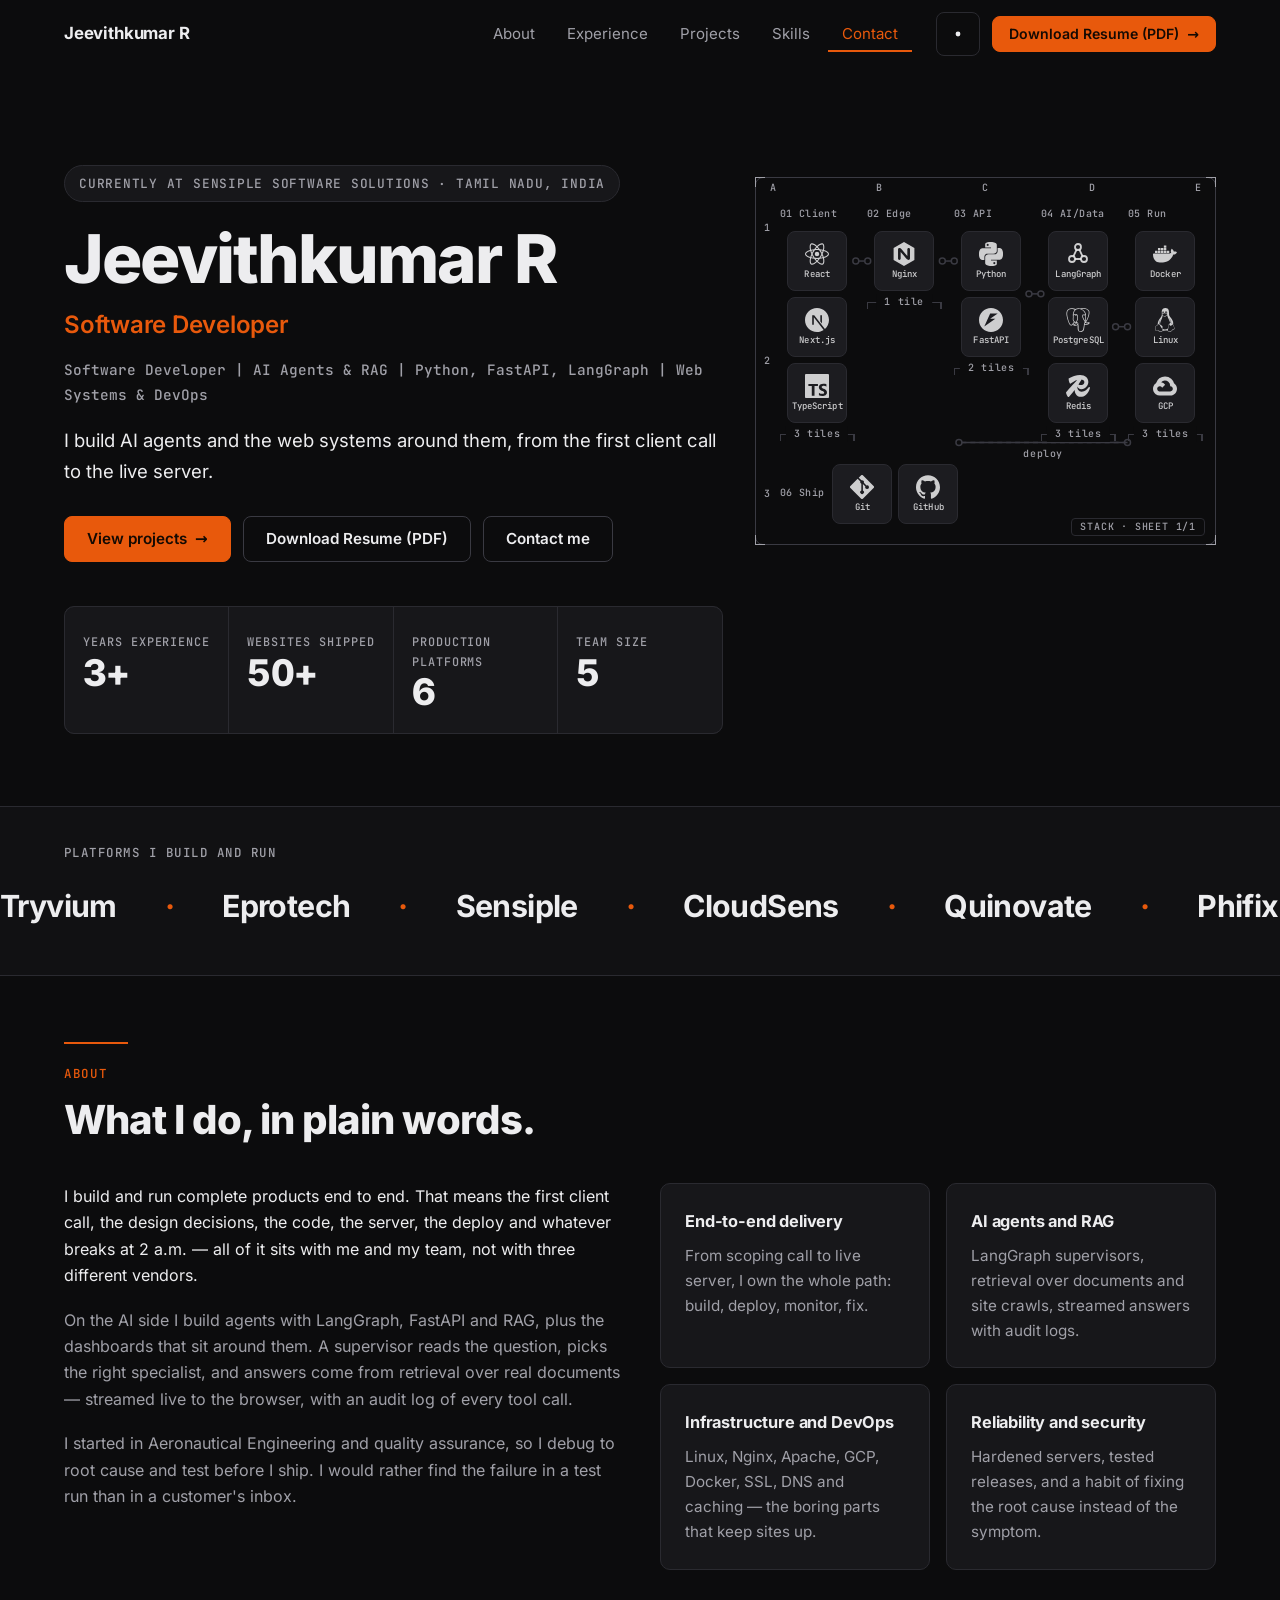
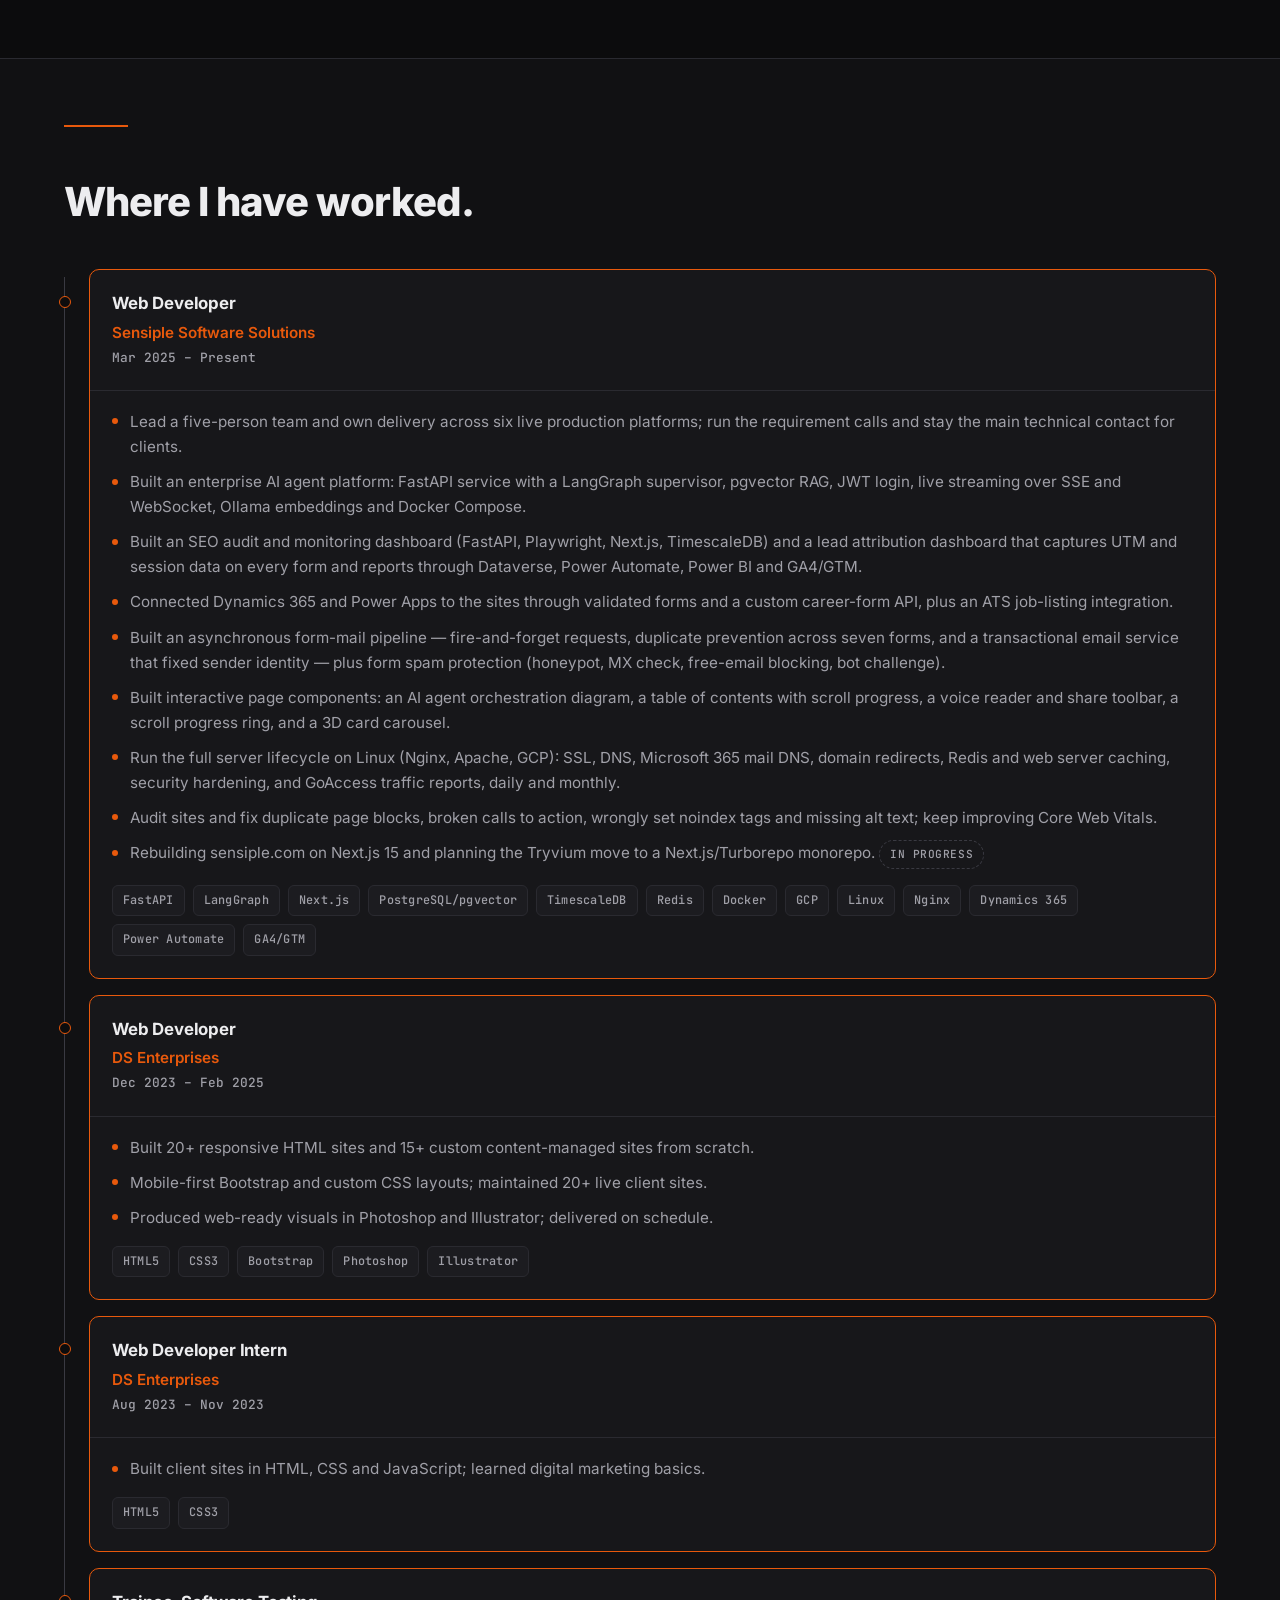
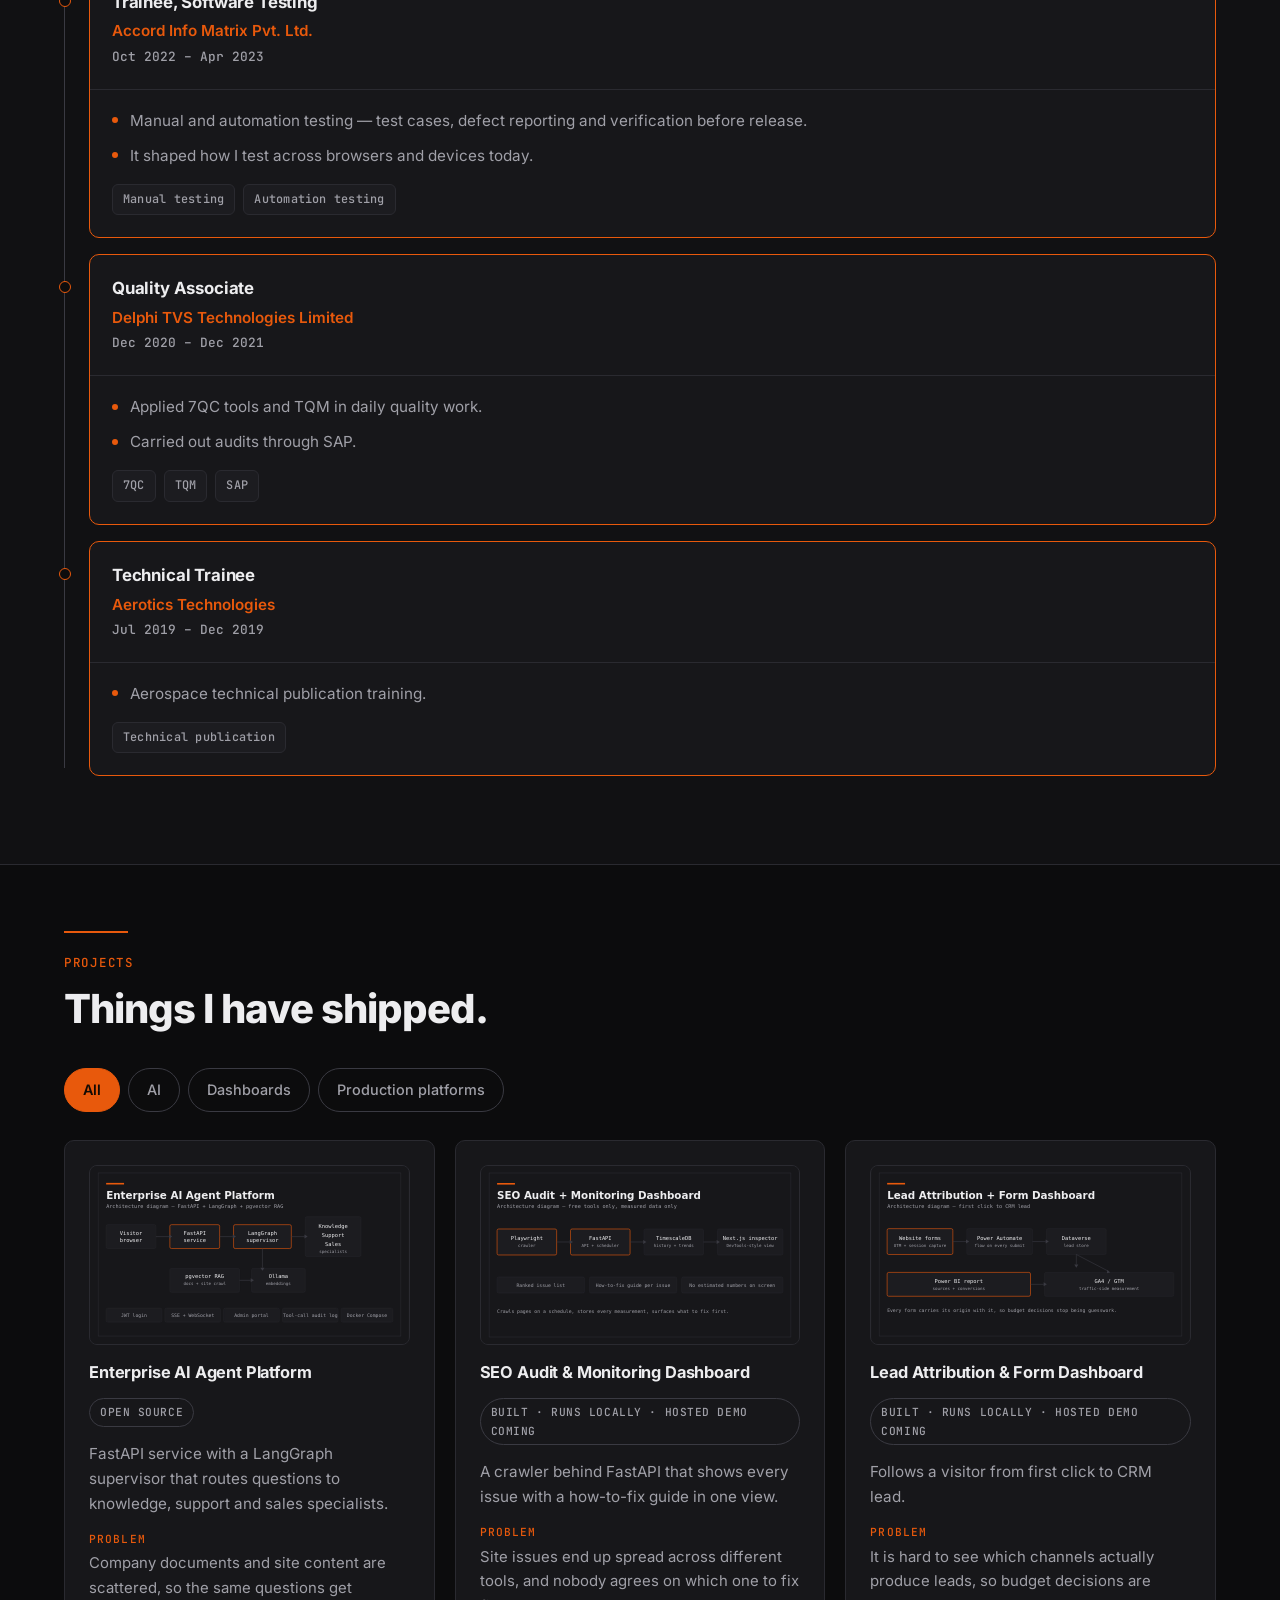
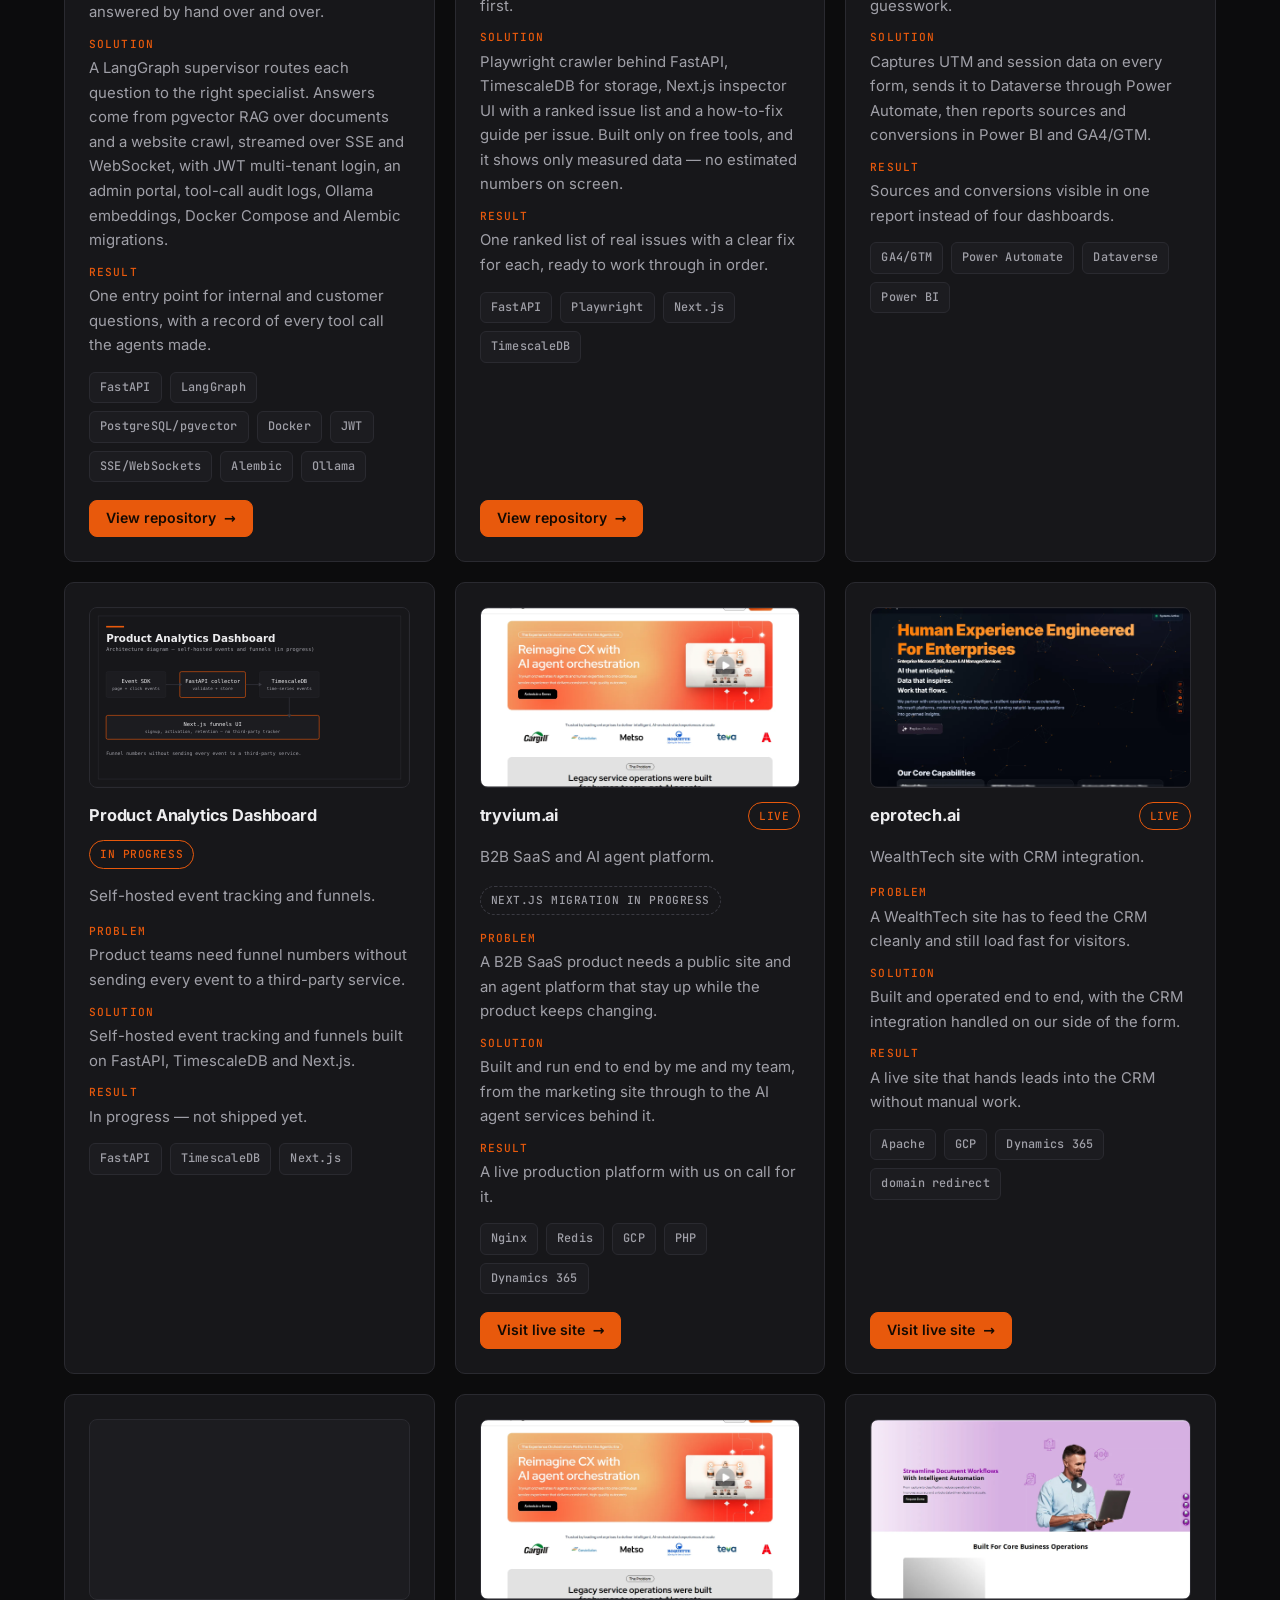
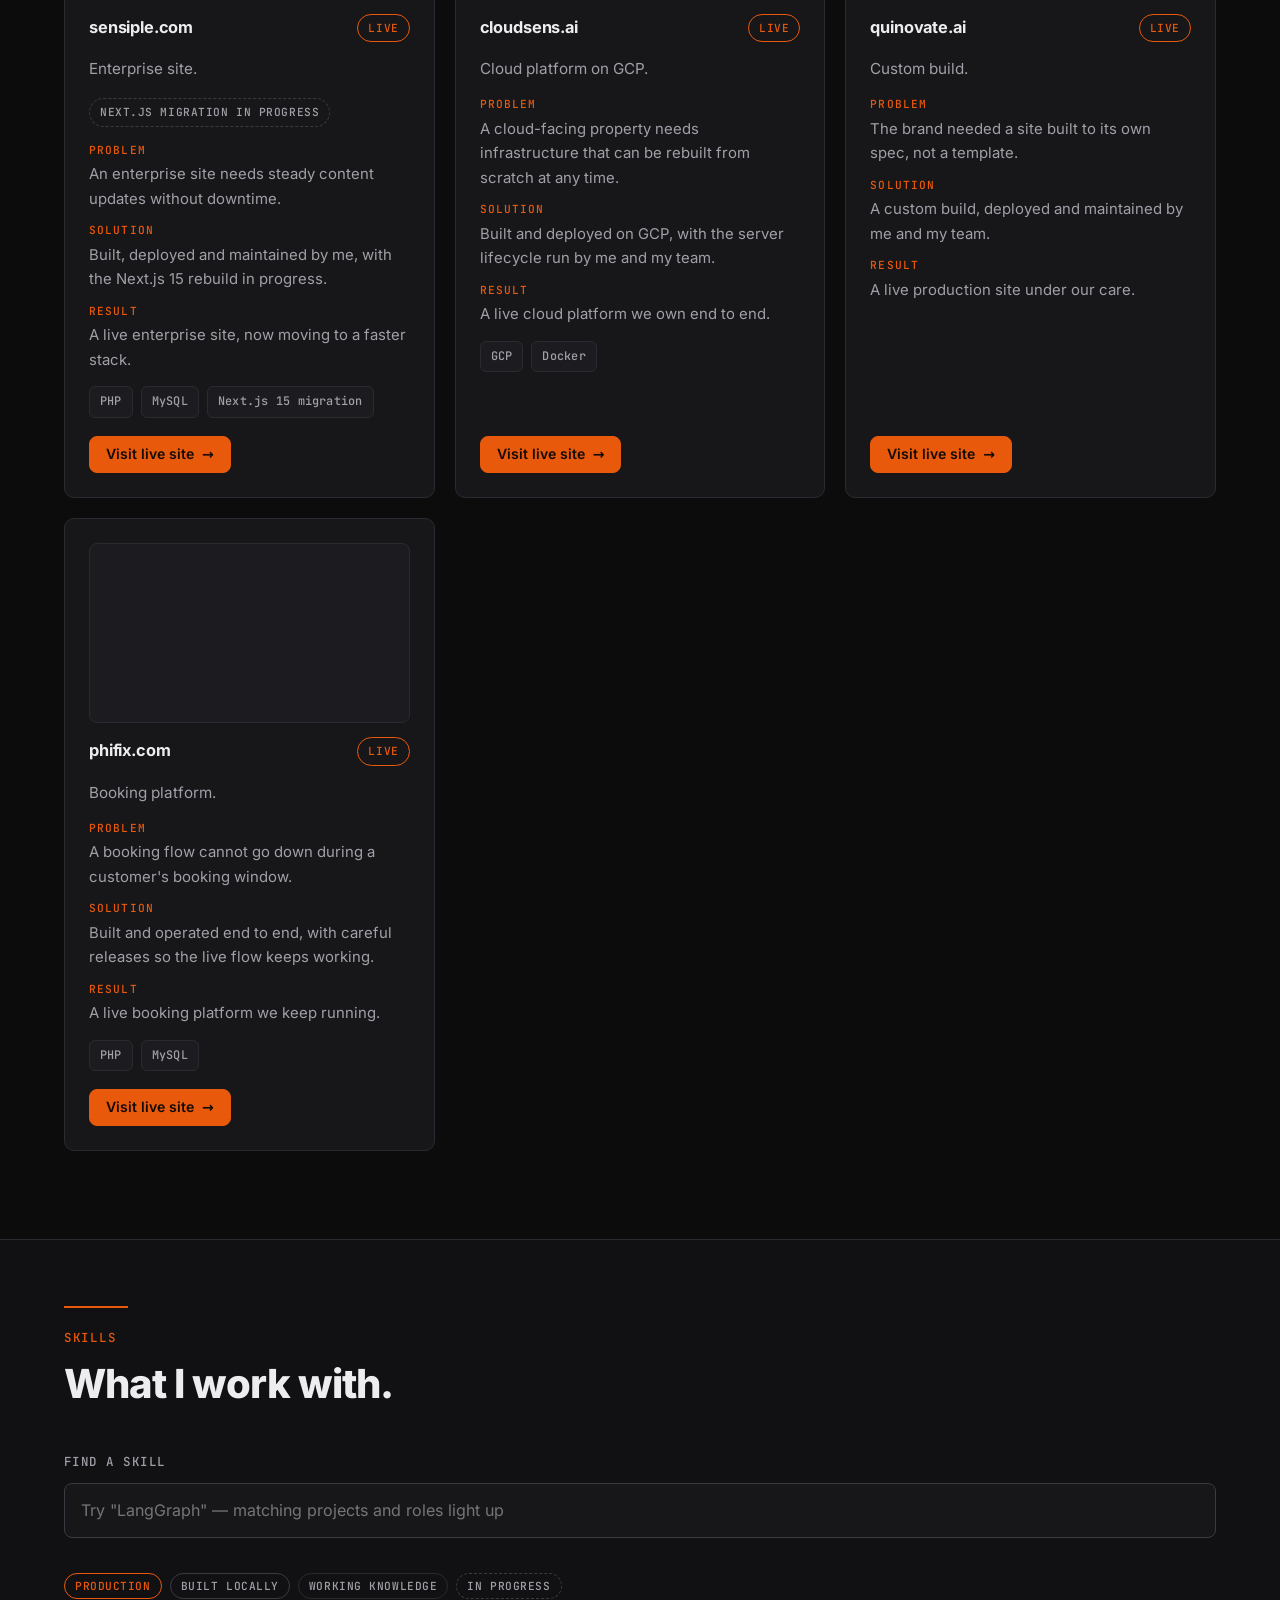
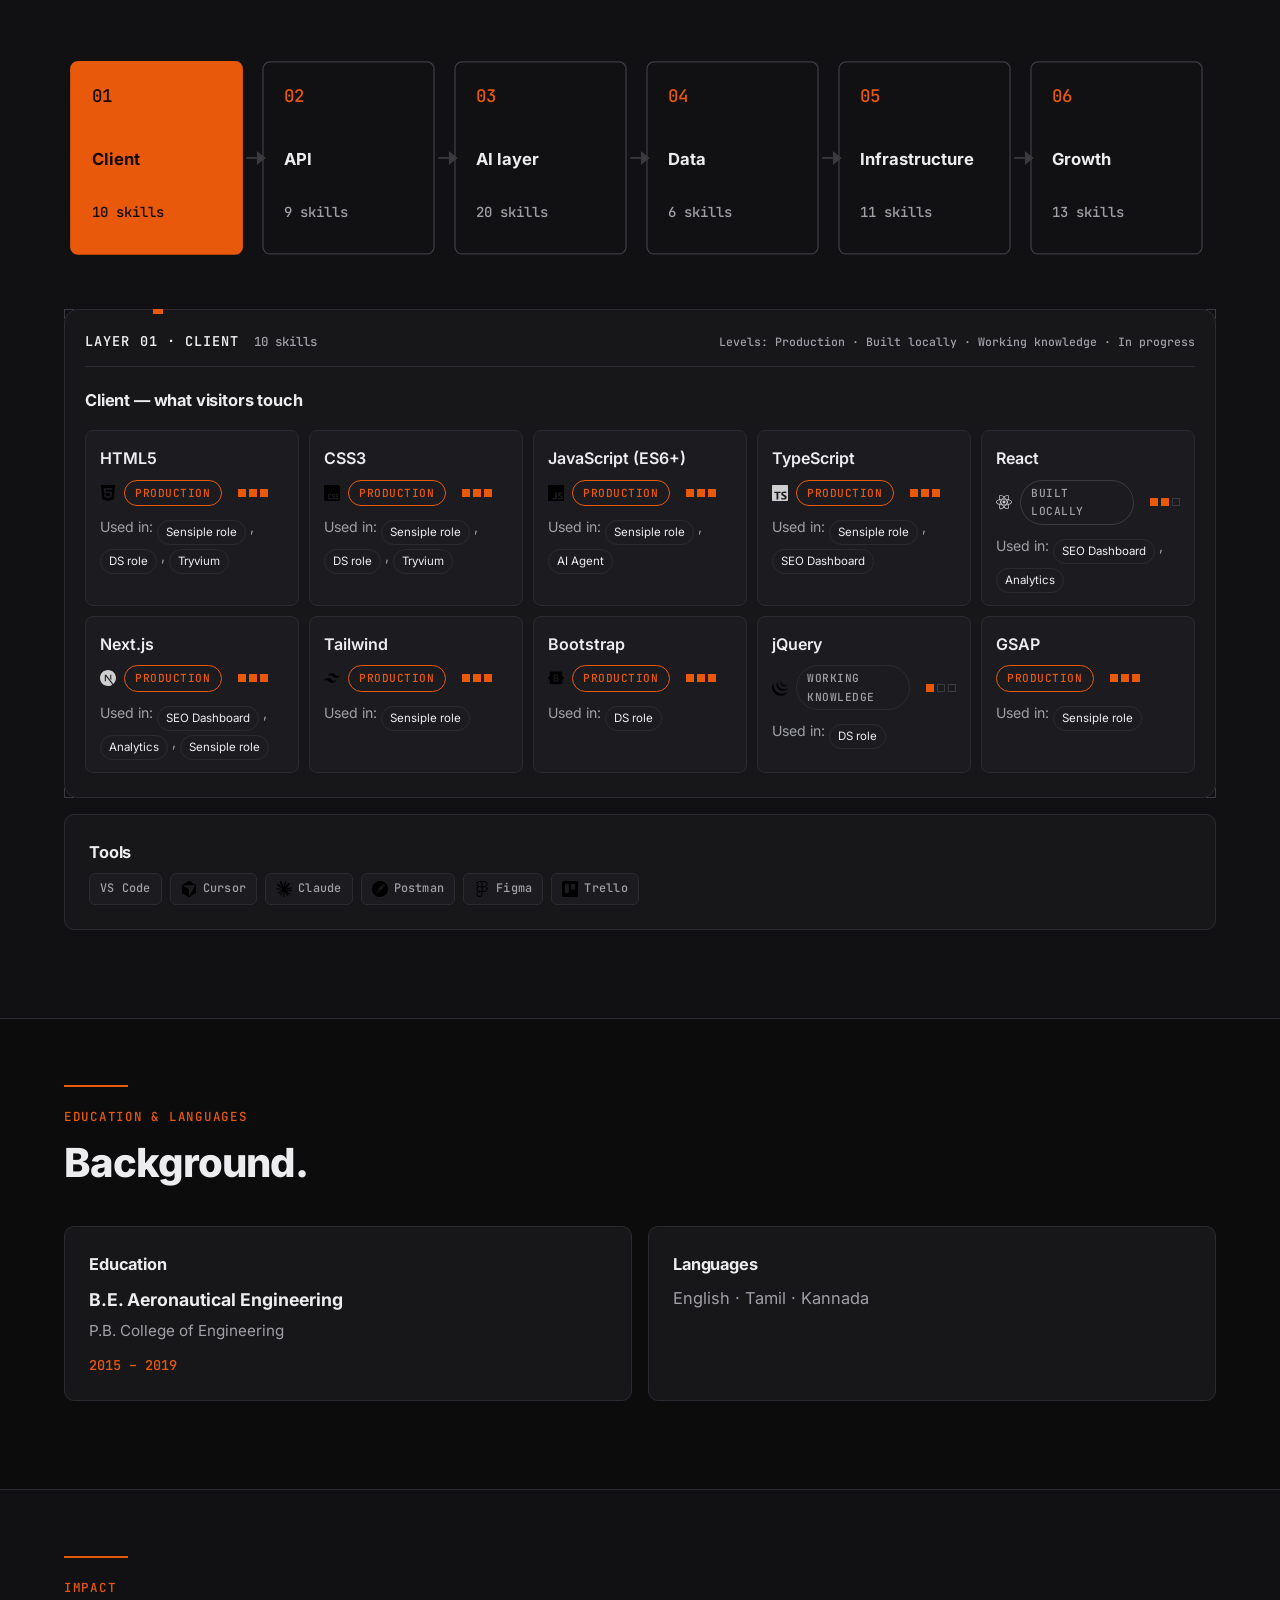
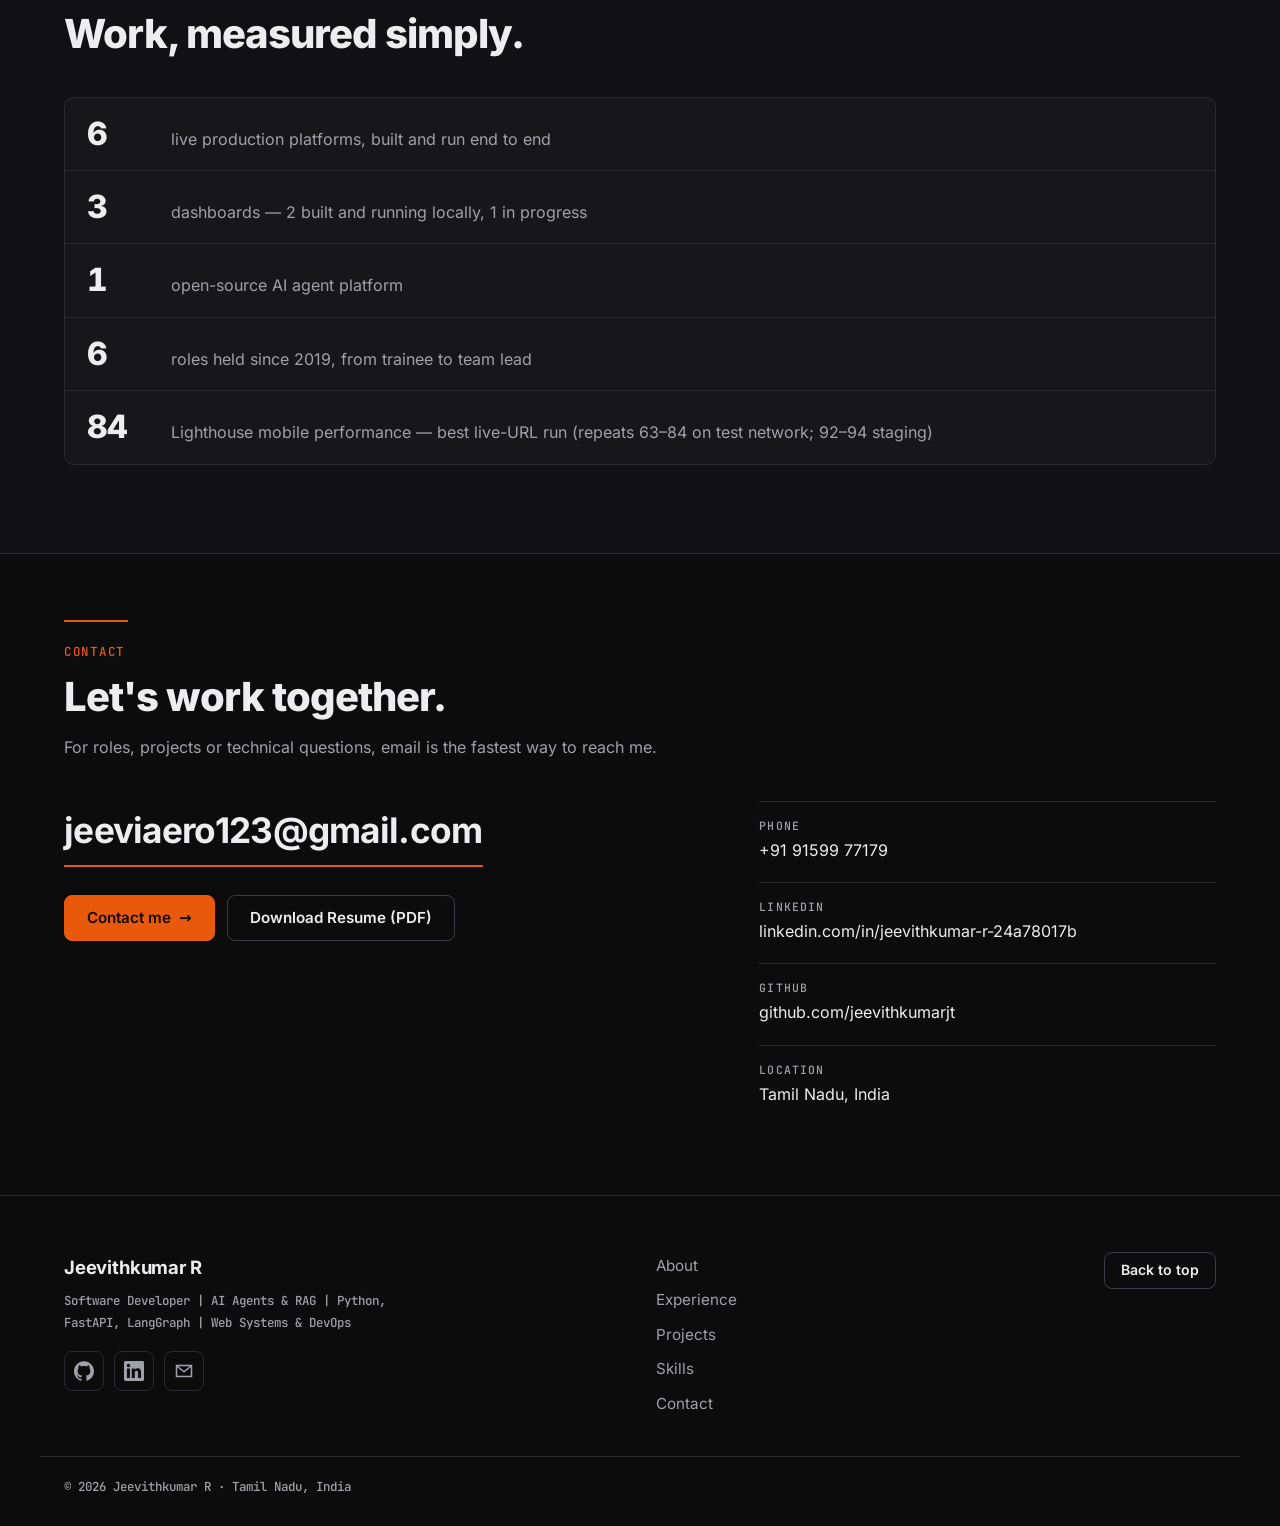
<file: index.html>
<!doctype html>
<html lang="en">
<head>
  <meta charset="utf-8">
  <meta name="viewport" content="width=device-width, initial-scale=1">
  <title>Jeevithkumar R | Software Developer</title>
  <meta name="description" content="Jeevithkumar R — Software Developer working on AI agents and RAG with Python, FastAPI and LangGraph, plus web systems and DevOps. 3+ years, six production platforms. Based in Tamil Nadu, India.">
  <link rel="canonical" href="https://jeevithkumarjt.github.io/Portfolio/">
  <meta name="theme-color" content="#0C0C0D">
  <script>
  (function () {
    var t = "dark";
    try {
      var s = localStorage.getItem("pf-theme");
      if (s === "light" || s === "dark") t = s;
    } catch (e) {}
    document.documentElement.setAttribute("data-theme", t);
    var m = document.querySelector('meta[name="theme-color"]');
    if (m) m.setAttribute("content", t === "light" ? "#F4F3F0" : "#0C0C0D");
  })();
  </script>

  <meta property="og:type" content="profile">
  <meta property="og:title" content="Jeevithkumar R | Software Developer">
  <meta property="og:description" content="Software Developer | AI Agents & RAG | Python, FastAPI, LangGraph | Web Systems & DevOps">
  <meta property="og:url" content="https://jeevithkumarjt.github.io/Portfolio/">
  <meta property="og:image" content="https://jeevithkumarjt.github.io/Portfolio/og-image.png">
  <meta property="og:image:width" content="1200">
  <meta property="og:image:height" content="630">
  <meta property="og:image:alt" content="Jeevithkumar R — Software Developer">
  <meta property="og:site_name" content="Jeevithkumar R">

  <meta name="twitter:card" content="summary_large_image">
  <meta name="twitter:title" content="Jeevithkumar R | Software Developer">
  <meta name="twitter:description" content="Software Developer | AI Agents & RAG | Python, FastAPI, LangGraph | Web Systems & DevOps">
  <meta name="twitter:image" content="https://jeevithkumarjt.github.io/Portfolio/og-image.png">
  <meta name="twitter:image:alt" content="Jeevithkumar R — Software Developer">

  <link rel="icon" href="assets/favicon.svg" type="image/svg+xml">
  <link rel="apple-touch-icon" href="assets/favicon.svg">

  <link rel="preload" as="font" type="font/woff2" crossorigin href="assets/fonts/inter-800.woff2">
  <link rel="preload" as="font" type="font/woff2" crossorigin href="assets/fonts/inter-400.woff2">
  <link rel="stylesheet" href="css/style.css">
  <noscript><style>.reveal,.line{opacity:1 !important;transform:none !important}.skill-fill{transition:none}</style></noscript>

  <script type="application/ld+json">
  {
    "@context": "https://schema.org",
    "@type": "Person",
    "name": "Jeevithkumar R",
    "jobTitle": "Software Developer",
    "email": "mailto:jeeviaero123@gmail.com",
    "url": "https://jeevithkumarjt.github.io/Portfolio/",
    "image": "https://jeevithkumarjt.github.io/Portfolio/og-image.png",
    "address": {
      "@type": "PostalAddress",
      "addressLocality": "Tamil Nadu",
      "addressCountry": "IN"
    },
    "sameAs": [
      "https://github.com/jeevithkumarjt",
      "https://www.linkedin.com/in/jeevithkumar-r-24a78017b"
    ]
  }
  </script>
</head>
<body>
  <a class="skip-link" href="#main">Skip to content</a>

  <div class="scroll-progress" aria-hidden="true"><span id="scrollProgressBar"></span></div>

  <div class="reticle" aria-hidden="true">
    <span class="reticle-dot"></span>
    <span class="reticle-box">
      <span class="reticle-corner rc-tl"></span>
      <span class="reticle-corner rc-tr"></span>
      <span class="reticle-corner rc-br"></span>
      <span class="reticle-corner rc-bl"></span>
    </span>
    <span class="reticle-label"></span>
  </div>

  <header class="site-header" id="siteHeader">
    <div class="container header-inner">
      <a class="logo" href="#top" aria-label="Jeevithkumar R — back to top">Jeevithkumar&nbsp;R</a>

      <nav class="site-nav" id="siteNav" aria-label="Main">
        <span class="nav-indicator" aria-hidden="true"></span>
        <ul class="nav-list">
          <li><a href="#about" data-nav>About</a></li>
          <li><a href="#experience" data-nav>Experience</a></li>
          <li><a href="#projects" data-nav>Projects</a></li>
          <li><a href="#skills" data-nav>Skills</a></li>
          <li><a href="#contact" data-nav>Contact</a></li>
        </ul>
      </nav>

      <div class="header-actions">
        <button class="theme-toggle" id="themeToggle" type="button" aria-label="Switch to light mode">
          <svg class="theme-icon-sun" viewBox="0 0 24 24" width="18" height="18" aria-hidden="true" focusable="false"><g fill="currentColor"><circle cx="12" cy="12" r="3.2"/><path d="M12 2v2M12 20v2M2 12h2M20 12h2M4.2 4.2l1.4 1.4M18.4 18.4l1.4 1.4M4.2 19.8l1.4-1.4M18.4 5.6l1.4-1.4"/></g></svg>
          <svg class="theme-icon-moon" viewBox="0 0 24 24" width="18" height="18" aria-hidden="true" focusable="false"><path fill="currentColor" d="M12.48 3.02a8.5 8.5 0 1 0 8.5 8.5 1.5 1.5 0 0 0-2.02-2.02 8.48 8.48 0 0 1-6.48-6.48z"/></svg>
        </button>
        <a class="btn btn-primary btn-sm" href="Jeevithkumar_R_Resume.pdf" download>Download Resume (PDF) <span class="btn-arrow" aria-hidden="true">→</span></a>
        <button class="nav-toggle" id="navToggle" type="button" aria-expanded="false" aria-controls="siteNav" aria-label="Open menu">
          <span class="nav-toggle-bar" aria-hidden="true"></span>
          <span class="nav-toggle-bar" aria-hidden="true"></span>
          <span class="nav-toggle-bar" aria-hidden="true"></span>
        </button>
      </div>
    </div>
  </header>

  <main id="main">
    <span id="top"></span>

    <!-- ============ HERO ============ -->
    <section class="hero" aria-labelledby="heroTitle">
      <div class="container hero-grid">
        <div class="hero-copy">
          <p class="status-line line">Currently at Sensiple Software Solutions · Tamil Nadu, India</p>
          <h1 id="heroTitle"><span class="mask-line"><span class="mask-inner">Jeevithkumar R</span></span></h1>
          <p class="hero-role line">Software Developer</p>
          <p class="hero-headline line">Software Developer | AI Agents & RAG | Python, FastAPI, LangGraph | Web Systems & DevOps</p>
          <p class="hero-sub line">I build AI agents and the web systems around them, from the first client call to the live server.</p>

          <div class="hero-actions line">
            <a class="btn btn-primary" id="magneticCta" href="#projects">View projects <span class="btn-arrow" aria-hidden="true">→</span></a>
            <a class="btn btn-ghost" href="Jeevithkumar_R_Resume.pdf" download>Download Resume (PDF)</a>
            <a class="btn btn-ghost" href="#contact">Contact me</a>
          </div>

          <dl class="stats" id="statsRow">
            <div class="stat">
              <dt class="stat-label">Years experience</dt>
              <dd class="stat-value"><span class="count" data-count="3" data-suffix="+">3+</span></dd>
            </div>
            <div class="stat">
              <dt class="stat-label">Websites shipped</dt>
              <dd class="stat-value"><span class="count" data-count="50" data-suffix="+">50+</span></dd>
            </div>
            <div class="stat">
              <dt class="stat-label">Production platforms</dt>
              <dd class="stat-value"><span class="count" data-count="6" data-suffix="">6</span></dd>
            </div>
            <div class="stat">
              <dt class="stat-label">Team size</dt>
              <dd class="stat-value"><span class="count" data-count="5" data-suffix="">5</span></dd>
            </div>
          </dl>
        </div>

        <div class="hero-stack" aria-label="Tech stack">
          <ul class="chips stack-fallback">
            <li>React</li>
            <li>Next.js</li>
            <li>TypeScript</li>
            <li>Nginx</li>
            <li>Python</li>
            <li>FastAPI</li>
            <li>LangGraph</li>
            <li>PostgreSQL</li>
            <li>Redis</li>
            <li>Docker</li>
            <li>Linux</li>
            <li>GCP</li>
            <li>Git</li>
            <li>GitHub</li>
          </ul>
          <div class="sheet" hidden>
            <svg class="sheet-overlay" aria-hidden="true" focusable="false"></svg>
            <span class="sheet-corner sc-tl" aria-hidden="true"></span>
            <span class="sheet-corner sc-tr" aria-hidden="true"></span>
            <span class="sheet-corner sc-br" aria-hidden="true"></span>
            <span class="sheet-corner sc-bl" aria-hidden="true"></span>
            <div class="sheet-refs-top" aria-hidden="true"><span>A</span><span>B</span><span>C</span><span>D</span><span>E</span></div>
            <div class="sheet-refs-side" aria-hidden="true"><span>1</span><span>2</span><span>3</span></div>
            <ul class="sheet-stages">
              <li class="sheet-stage" data-stage="client">
                <span class="sheet-stage-name">01 Client</span>
                <ul>
                  <li class="sheet-tile">
                    <button type="button" class="sheet-tile-btn" data-tech="react" data-skill="react" aria-label="React, show skill details">
                      <svg viewBox="0 0 24 24" aria-hidden="true" focusable="false"><path fill="currentColor" d="M14.23 12.004a2.236 2.236 0 0 1-2.235 2.236 2.236 2.236 0 0 1-2.236-2.236 2.236 2.236 0 0 1 2.235-2.236 2.236 2.236 0 0 1 2.236 2.236zm2.648-10.69c-1.346 0-3.107.96-4.888 2.622-1.78-1.653-3.542-2.602-4.887-2.602-.41 0-.783.093-1.106.278-1.375.793-1.683 3.264-.973 6.365C1.98 8.917 0 10.42 0 12.004c0 1.59 1.99 3.097 5.043 4.03-.704 3.113-.39 5.588.988 6.38.32.187.69.275 1.102.275 1.345 0 3.107-.96 4.888-2.624 1.78 1.654 3.542 2.603 4.887 2.603.41 0 .783-.09 1.106-.275 1.374-.792 1.683-3.263.973-6.365C22.02 15.096 24 13.59 24 12.004c0-1.59-1.99-3.097-5.043-4.032.704-3.11.39-5.587-.988-6.38-.318-.184-.688-.277-1.092-.278zm-.005 1.09v.006c.225 0 .406.044.558.127.666.382.955 1.835.73 3.704-.054.46-.142.945-.25 1.44-.96-.236-2.006-.417-3.107-.534-.66-.905-1.345-1.727-2.035-2.447 1.592-1.48 3.087-2.292 4.105-2.295zm-9.77.02c1.012 0 2.514.808 4.11 2.28-.686.72-1.37 1.537-2.02 2.442-1.107.117-2.154.298-3.113.538-.112-.49-.195-.964-.254-1.42-.23-1.868.054-3.32.714-3.707.19-.09.4-.127.563-.132zm4.882 3.05c.455.468.91.992 1.36 1.564-.44-.02-.89-.034-1.345-.034-.46 0-.915.01-1.36.034.44-.572.895-1.096 1.345-1.565zM12 8.1c.74 0 1.477.034 2.202.093.406.582.802 1.203 1.183 1.86.372.64.71 1.29 1.018 1.946-.308.655-.646 1.31-1.013 1.95-.38.66-.773 1.288-1.18 1.87-.728.063-1.466.098-2.21.098-.74 0-1.477-.035-2.202-.093-.406-.582-.802-1.204-1.183-1.86-.372-.64-.71-1.29-1.018-1.946.303-.657.646-1.313 1.013-1.954.38-.66.773-1.286 1.18-1.868.728-.064 1.466-.098 2.21-.098zm-3.635.254c-.24.377-.48.763-.704 1.16-.225.39-.435.782-.635 1.174-.265-.656-.49-1.31-.676-1.947.64-.15 1.315-.283 2.015-.386zm7.26 0c.695.103 1.365.23 2.006.387-.18.632-.405 1.282-.66 1.933-.2-.39-.41-.783-.64-1.174-.225-.392-.465-.774-.705-1.146zm3.063.675c.484.15.944.317 1.375.498 1.732.74 2.852 1.708 2.852 2.476-.005.768-1.125 1.74-2.857 2.475-.42.18-.88.342-1.355.493-.28-.958-.646-1.956-1.1-2.98.45-1.017.81-2.01 1.085-2.964zm-13.395.004c.278.96.645 1.957 1.1 2.98-.45 1.017-.812 2.01-1.086 2.964-.484-.15-.944-.318-1.37-.5-1.732-.737-2.852-1.706-2.852-2.474 0-.768 1.12-1.742 2.852-2.476.42-.18.88-.342 1.356-.494zm11.678 4.28c.265.657.49 1.312.676 1.948-.64.157-1.316.29-2.016.39.24-.375.48-.762.705-1.158.225-.39.435-.788.636-1.18zm-9.945.02c.2.392.41.783.64 1.175.23.39.465.772.705 1.143-.695-.102-1.365-.23-2.006-.386.18-.63.406-1.282.66-1.933zM17.92 16.32c.112.493.2.968.254 1.423.23 1.868-.054 3.32-.714 3.708-.147.09-.338.128-.563.128-1.012 0-2.514-.807-4.11-2.28.686-.72 1.37-1.536 2.02-2.44 1.107-.118 2.154-.3 3.113-.54zm-11.83.01c.96.234 2.006.415 3.107.532.66.905 1.345 1.727 2.035 2.446-1.595 1.483-3.092 2.295-4.11 2.295-.22-.005-.406-.05-.553-.132-.666-.38-.955-1.834-.73-3.703.054-.46.142-.944.25-1.438zm4.56.64c.44.02.89.034 1.345.034.46 0 .915-.01 1.36-.034-.44.572-.895 1.095-1.345 1.565-.455-.47-.91-.993-1.36-1.565z"/></svg>
                      <span class="sheet-tile-label">React</span>
                    </button>
                  </li>
                  <li class="sheet-tile">
                    <button type="button" class="sheet-tile-btn" data-tech="nextjs" data-skill="nextjs" aria-label="Next.js, show skill details">
                      <svg viewBox="0 0 24 24" aria-hidden="true" focusable="false"><path fill="currentColor" d="M18.665 21.978C16.758 23.255 14.465 24 12 24 5.377 24 0 18.623 0 12S5.377 0 12 0s12 5.377 12 12c0 3.583-1.574 6.801-4.067 9.001L9.219 7.2H7.2v9.596h1.615V9.251l9.85 12.727Zm-3.332-8.533 1.6 2.061V7.2h-1.6v6.245Z"/></svg>
                      <span class="sheet-tile-label">Next.js</span>
                    </button>
                  </li>
                  <li class="sheet-tile">
                    <button type="button" class="sheet-tile-btn" data-tech="typescript" data-skill="typescript" aria-label="TypeScript, show skill details">
                      <svg viewBox="0 0 24 24" aria-hidden="true" focusable="false"><path fill="currentColor" d="M1.125 0C.502 0 0 .502 0 1.125v21.75C0 23.498.502 24 1.125 24h21.75c.623 0 1.125-.502 1.125-1.125V1.125C24 .502 23.498 0 22.875 0zm17.363 9.75c.612 0 1.154.037 1.627.111a6.38 6.38 0 0 1 1.306.34v2.458a3.95 3.95 0 0 0-.643-.361 5.093 5.093 0 0 0-.717-.26 5.453 5.453 0 0 0-1.426-.2c-.3 0-.573.028-.819.086a2.1 2.1 0 0 0-.623.242c-.17.104-.3.229-.393.374a.888.888 0 0 0-.14.49c0 .196.053.373.156.529.104.156.252.304.443.444s.423.276.696.41c.273.135.582.274.926.416.47.197.892.407 1.266.628.374.222.695.473.963.753.268.279.472.598.614.957.142.359.214.776.214 1.253 0 .657-.125 1.21-.373 1.656a3.033 3.033 0 0 1-1.012 1.085 4.38 4.38 0 0 1-1.487.596c-.566.12-1.163.18-1.79.18a9.916 9.916 0 0 1-1.84-.164 5.544 5.544 0 0 1-1.512-.493v-2.63a5.033 5.033 0 0 0 3.237 1.2c.333 0 .624-.03.872-.09.249-.06.456-.144.623-.25.166-.108.29-.234.373-.38a1.023 1.023 0 0 0-.074-1.089 2.12 2.12 0 0 0-.537-.5 5.597 5.597 0 0 0-.807-.444 27.72 27.72 0 0 0-1.007-.436c-.918-.383-1.602-.852-2.053-1.405-.45-.553-.676-1.222-.676-2.005 0-.614.123-1.141.369-1.582.246-.441.58-.804 1.004-1.089a4.494 4.494 0 0 1 1.47-.629 7.536 7.536 0 0 1 1.77-.201zm-15.113.188h9.563v2.166H9.506v9.646H6.789v-9.646H3.375z"/></svg>
                      <span class="sheet-tile-label">TypeScript</span>
                    </button>
                  </li>
                </ul>
                <div class="sheet-dim" aria-hidden="true"><span>3 tiles</span></div>
              </li>
              <li class="sheet-stage" data-stage="edge">
                <span class="sheet-stage-name">02 Edge</span>
                <ul>
                  <li class="sheet-tile">
                    <button type="button" class="sheet-tile-btn" data-tech="nginx" data-skill="nginx" aria-label="Nginx, show skill details">
                      <svg viewBox="0 0 24 24" aria-hidden="true" focusable="false"><path fill="currentColor" d="M12 0L1.605 6v12L12 24l10.395-6V6L12 0zm6 16.59c0 .705-.646 1.29-1.529 1.29-.631 0-1.351-.255-1.801-.81l-6-7.141v6.66c0 .721-.57 1.29-1.274 1.29H7.32c-.721 0-1.29-.6-1.29-1.29V7.41c0-.705.63-1.29 1.5-1.29.646 0 1.38.255 1.83.81l5.97 7.141V7.41c0-.721.6-1.29 1.29-1.29h.075c.72 0 1.29.6 1.29 1.29v9.18H18z"/></svg>
                      <span class="sheet-tile-label">Nginx</span>
                    </button>
                  </li>
                </ul>
                <div class="sheet-dim" aria-hidden="true"><span>1 tile</span></div>
              </li>
              <li class="sheet-stage" data-stage="api">
                <span class="sheet-stage-name">03 API</span>
                <ul>
                  <li class="sheet-tile">
                    <button type="button" class="sheet-tile-btn" data-tech="python" data-skill="python" aria-label="Python, show skill details">
                      <svg viewBox="0 0 24 24" aria-hidden="true" focusable="false"><path fill="currentColor" d="M14.25.18l.9.2.73.26.59.3.45.32.34.34.25.34.16.33.1.3.04.26.02.2-.01.13V8.5l-.05.63-.13.55-.21.46-.26.38-.3.31-.33.25-.35.19-.35.14-.33.1-.3.07-.26.04-.21.02H8.77l-.69.05-.59.14-.5.22-.41.27-.33.32-.27.35-.2.36-.15.37-.1.35-.07.32-.04.27-.02.21v3.06H3.17l-.21-.03-.28-.07-.32-.12-.35-.18-.36-.26-.36-.36-.35-.46-.32-.59-.28-.73-.21-.88-.14-1.05-.05-1.23.06-1.22.16-1.04.24-.87.32-.71.36-.57.4-.44.42-.33.42-.24.4-.16.36-.1.32-.05.24-.01h.16l.06.01h8.16v-.83H6.18l-.01-2.75-.02-.37.05-.34.11-.31.17-.28.25-.26.31-.23.38-.2.44-.18.51-.15.58-.12.64-.1.71-.06.77-.04.84-.02 1.27.05zm-6.3 1.98l-.23.33-.08.41.08.41.23.34.33.22.41.09.41-.09.33-.22.23-.34.08-.41-.08-.41-.23-.33-.33-.22-.41-.09-.41.09zm13.09 3.95l.28.06.32.12.35.18.36.27.36.35.35.47.32.59.28.73.21.88.14 1.04.05 1.23-.06 1.23-.16 1.04-.24.86-.32.71-.36.57-.4.45-.42.33-.42.24-.4.16-.36.09-.32.05-.24.02-.16-.01h-8.22v.82h5.84l.01 2.76.02.36-.05.34-.11.31-.17.29-.25.25-.31.24-.38.2-.44.17-.51.15-.58.13-.64.09-.71.07-.77.04-.84.01-1.27-.04-1.07-.14-.9-.2-.73-.25-.59-.3-.45-.33-.34-.34-.25-.34-.16-.33-.1-.3-.04-.25-.02-.2.01-.13v-5.34l.05-.64.13-.54.21-.46.26-.38.3-.32.33-.24.35-.2.35-.14.33-.1.3-.06.26-.04.21-.02.13-.01h5.84l.69-.05.59-.14.5-.21.41-.28.33-.32.27-.35.2-.36.15-.36.1-.35.07-.32.04-.28.02-.21V6.07h2.09l.14.01zm-6.47 14.25l-.23.33-.08.41.08.41.23.33.33.23.41.08.41-.08.33-.23.23-.33.08-.41-.08-.41-.23-.33-.33-.23-.41-.08-.41.08z"/></svg>
                      <span class="sheet-tile-label">Python</span>
                    </button>
                  </li>
                  <li class="sheet-tile">
                    <button type="button" class="sheet-tile-btn" data-tech="fastapi" data-skill="fastapi" aria-label="FastAPI, show skill details">
                      <svg viewBox="0 0 24 24" aria-hidden="true" focusable="false"><path fill="currentColor" d="M12 .0387C5.3729.0384.0003 5.3931 0 11.9988c-.001 6.6066 5.372 11.9628 12 11.9625 6.628.0003 12.001-5.3559 12-11.9625-.0003-6.6057-5.3729-11.9604-12-11.96m-.829 5.4153h7.55l-7.5805 5.3284h5.1828L5.279 18.5436q2.9466-6.5444 5.892-13.0896"/></svg>
                      <span class="sheet-tile-label">FastAPI</span>
                    </button>
                  </li>
                </ul>
                <div class="sheet-dim" aria-hidden="true"><span>2 tiles</span></div>
              </li>
              <li class="sheet-stage" data-stage="aidata">
                <span class="sheet-stage-name">04 AI/Data</span>
                <ul>
                  <li class="sheet-tile">
                    <button type="button" class="sheet-tile-btn" data-tech="langgraph" data-skill="langgraph" aria-label="LangGraph, show skill details">
                      <svg viewBox="0 0 24 24" aria-hidden="true" focusable="false"><g fill="none" stroke="currentColor" stroke-width="1.8"><circle cx="6" cy="17" r="3"/><circle cx="18" cy="17" r="3"/><circle cx="12" cy="5" r="3"/><path d="M10.6 7.6 7.4 14.4M13.4 7.6l3.2 6.8M9 17h6"/></g></svg>
                      <span class="sheet-tile-label">LangGraph</span>
                    </button>
                  </li>
                  <li class="sheet-tile">
                    <button type="button" class="sheet-tile-btn" data-tech="postgresql" data-skill="postgresql" aria-label="PostgreSQL, show skill details">
                      <svg viewBox="0 0 24 24" aria-hidden="true" focusable="false"><path fill="currentColor" d="M23.5594 14.7228a.5269.5269 0 0 0-.0563-.1191c-.139-.2632-.4768-.3418-1.0074-.2321-1.6533.3411-2.2935.1312-2.5256-.0191 1.342-2.0482 2.445-4.522 3.0411-6.8297.2714-1.0507.7982-3.5237.1222-4.7316a1.5641 1.5641 0 0 0-.1509-.235C21.6931.9086 19.8007.0248 17.5099.0005c-1.4947-.0158-2.7705.3461-3.1161.4794a9.449 9.449 0 0 0-.5159-.0816 8.044 8.044 0 0 0-1.3114-.1278c-1.1822-.0184-2.2038.2642-3.0498.8406-.8573-.3211-4.7888-1.645-7.2219.0788C.9359 2.1526.3086 3.8733.4302 6.3043c.0409.818.5069 3.334 1.2423 5.7436.4598 1.5065.9387 2.7019 1.4334 3.582.553.9942 1.1259 1.5933 1.7143 1.7895.4474.1491 1.1327.1441 1.8581-.7279.8012-.9635 1.5903-1.8258 1.9446-2.2069.4351.2355.9064.3625 1.39.3772a.0569.0569 0 0 0 .0004.0041 11.0312 11.0312 0 0 0-.2472.3054c-.3389.4302-.4094.5197-1.5002.7443-.3102.064-1.1344.2339-1.1464.8115-.0025.1224.0329.2309.0919.3268.2269.4231.9216.6097 1.015.6331 1.3345.3335 2.5044.092 3.3714-.6787-.017 2.231.0775 4.4174.3454 5.0874.2212.5529.7618 1.9045 2.4692 1.9043.2505 0 .5263-.0291.8296-.0941 1.7819-.3821 2.5557-1.1696 2.855-2.9059.1503-.8707.4016-2.8753.5388-4.1012.0169-.0703.0357-.1207.057-.1362.0007-.0005.0697-.0471.4272.0307a.3673.3673 0 0 0 .0443.0068l.2539.0223.0149.001c.8468.0384 1.9114-.1426 2.5312-.4308.6438-.2988 1.8057-1.0323 1.5951-1.6698zM2.371 11.8765c-.7435-2.4358-1.1779-4.8851-1.2123-5.5719-.1086-2.1714.4171-3.6829 1.5623-4.4927 1.8367-1.2986 4.8398-.5408 6.108-.13-.0032.0032-.0066.0061-.0098.0094-2.0238 2.044-1.9758 5.536-1.9708 5.7495-.0002.0823.0066.1989.0162.3593.0348.5873.0996 1.6804-.0735 2.9184-.1609 1.1504.1937 2.2764.9728 3.0892.0806.0841.1648.1631.2518.2374-.3468.3714-1.1004 1.1926-1.9025 2.1576-.5677.6825-.9597.5517-1.0886.5087-.3919-.1307-.813-.5871-1.2381-1.3223-.4796-.839-.9635-2.0317-1.4155-3.5126zm6.0072 5.0871c-.1711-.0428-.3271-.1132-.4322-.1772.0889-.0394.2374-.0902.4833-.1409 1.2833-.2641 1.4815-.4506 1.9143-1.0002.0992-.126.2116-.2687.3673-.4426a.3549.3549 0 0 0 .0737-.1298c.1708-.1513.2724-.1099.4369-.0417.156.0646.3078.26.3695.4752.0291.1016.0619.2945-.0452.4444-.9043 1.2658-2.2216 1.2494-3.1676 1.0128zm2.094-3.988-.0525.141c-.133.3566-.2567.6881-.3334 1.003-.6674-.0021-1.3168-.2872-1.8105-.8024-.6279-.6551-.9131-1.5664-.7825-2.5004.1828-1.3079.1153-2.4468.079-3.0586-.005-.0857-.0095-.1607-.0122-.2199.2957-.2621 1.6659-.9962 2.6429-.7724.4459.1022.7176.4057.8305.928.5846 2.7038.0774 3.8307-.3302 4.7363-.084.1866-.1633.3629-.2311.5454zm7.3637 4.5725c-.0169.1768-.0358.376-.0618.5959l-.146.4383a.3547.3547 0 0 0-.0182.1077c-.0059.4747-.054.6489-.115.8693-.0634.2292-.1353.4891-.1794 1.0575-.11 1.4143-.8782 2.2267-2.4172 2.5565-1.5155.3251-1.7843-.4968-2.0212-1.2217a6.5824 6.5824 0 0 0-.0769-.2266c-.2154-.5858-.1911-1.4119-.1574-2.5551.0165-.5612-.0249-1.9013-.3302-2.6462.0044-.2932.0106-.5909.019-.8918a.3529.3529 0 0 0-.0153-.1126 1.4927 1.4927 0 0 0-.0439-.208c-.1226-.4283-.4213-.7866-.7797-.9351-.1424-.059-.4038-.1672-.7178-.0869.067-.276.1831-.5875.309-.9249l.0529-.142c.0595-.16.134-.3257.213-.5012.4265-.9476 1.0106-2.2453.3766-5.1772-.2374-1.0981-1.0304-1.6343-2.2324-1.5098-.7207.0746-1.3799.3654-1.7088.5321a5.6716 5.6716 0 0 0-.1958.1041c.0918-1.1064.4386-3.1741 1.7357-4.4823a4.0306 4.0306 0 0 1 .3033-.276.3532.3532 0 0 0 .1447-.0644c.7524-.5706 1.6945-.8506 2.802-.8325.4091.0067.8017.0339 1.1742.081 1.939.3544 3.2439 1.4468 4.0359 2.3827.8143.9623 1.2552 1.9315 1.4312 2.4543-1.3232-.1346-2.2234.1268-2.6797.779-.9926 1.4189.543 4.1729 1.2811 5.4964.1353.2426.2522.4522.2889.5413.2403.5825.5515.9713.7787 1.2552.0696.087.1372.1714.1885.245-.4008.1155-1.1208.3825-1.0552 1.717-.0123.1563-.0423.4469-.0834.8148-.0461.2077-.0702.4603-.0994.7662zm.8905-1.6211c-.0405-.8316.2691-.9185.5967-1.0105a2.8566 2.8566 0 0 0 .135-.0406 1.202 1.202 0 0 0 .1342.103c.5703.3765 1.5823.4213 3.0068.1344-.2016.1769-.5189.3994-.9533.6011-.4098.1903-1.0957.333-1.7473.3636-.7197.0336-1.0859-.0807-1.1721-.151zm.5695-9.2712c-.0059.3508-.0542.6692-.1054 1.0017-.055.3576-.112.7274-.1264 1.1762-.0142.4368.0404.8909.0932 1.3301.1066.887.216 1.8003-.2075 2.7014a3.5272 3.5272 0 0 1-.1876-.3856c-.0527-.1276-.1669-.3326-.3251-.6162-.6156-1.1041-2.0574-3.6896-1.3193-4.7446.3795-.5427 1.3408-.5661 2.1781-.463zm.2284 7.0137a12.3762 12.3762 0 0 0-.0853-.1074l-.0355-.0444c.7262-1.1995.5842-2.3862.4578-3.4385-.0519-.4318-.1009-.8396-.0885-1.2226.0129-.4061.0666-.7543.1185-1.0911.0639-.415.1288-.8443.1109-1.3505.0134-.0531.0188-.1158.0118-.1902-.0457-.4855-.5999-1.938-1.7294-3.253-.6076-.7073-1.4896-1.4972-2.6889-2.0395.5251-.1066 1.2328-.2035 2.0244-.1859 2.0515.0456 3.6746.8135 4.8242 2.2824a.908.908 0 0 1 .0667.1002c.7231 1.3556-.2762 6.2751-2.9867 10.5405zm-8.8166-6.1162c-.025.1794-.3089.4225-.6211.4225a.5821.5821 0 0 1-.0809-.0056c-.1873-.026-.3765-.144-.5059-.3156-.0458-.0605-.1203-.178-.1055-.2844.0055-.0401.0261-.0985.0925-.1488.1182-.0894.3518-.1226.6096-.0867.3163.0441.6426.1938.6113.4186zm7.9305-.4114c.0111.0792-.049.201-.1531.3102-.0683.0717-.212.1961-.4079.2232a.5456.5456 0 0 1-.075.0052c-.2935 0-.5414-.2344-.5607-.3717-.024-.1765.2641-.3106.5611-.352.297-.0414.6111.0088.6356.1851z"/></svg>
                      <span class="sheet-tile-label">PostgreSQL</span>
                    </button>
                  </li>
                  <li class="sheet-tile">
                    <button type="button" class="sheet-tile-btn" data-tech="redis" data-skill="redis" aria-label="Redis, show skill details">
                      <svg viewBox="0 0 24 24" aria-hidden="true" focusable="false"><path fill="currentColor" d="M22.71 13.145c-1.66 2.092-3.452 4.483-7.038 4.483-3.203 0-4.397-2.825-4.48-5.12.701 1.484 2.073 2.685 4.214 2.63 4.117-.133 6.94-3.852 6.94-7.239 0-4.05-3.022-6.972-8.268-6.972-3.752 0-8.4 1.428-11.455 3.685C2.59 6.937 3.885 9.958 4.35 9.626c2.648-1.904 4.748-3.13 6.784-3.744C8.12 9.244.886 17.05 0 18.425c.1 1.261 1.66 4.648 2.424 4.648.232 0 .431-.133.664-.365a100.49 100.49 0 0 0 5.54-6.765c.222 3.104 1.748 6.898 6.014 6.898 3.819 0 7.604-2.756 9.33-8.965.2-.764-.73-1.361-1.261-.73zm-4.349-5.013c0 1.959-1.926 2.922-3.685 2.922-.941 0-1.664-.247-2.235-.568 1.051-1.592 2.092-3.225 3.21-4.973 1.972.334 2.71 1.43 2.71 2.619z"/></svg>
                      <span class="sheet-tile-label">Redis</span>
                    </button>
                  </li>
                </ul>
                <div class="sheet-dim" aria-hidden="true"><span>3 tiles</span></div>
              </li>
              <li class="sheet-stage" data-stage="run">
                <span class="sheet-stage-name">05 Run</span>
                <ul>
                  <li class="sheet-tile">
                    <button type="button" class="sheet-tile-btn" data-tech="docker" data-skill="docker" aria-label="Docker, show skill details">
                      <svg viewBox="0 0 24 24" aria-hidden="true" focusable="false"><path fill="currentColor" d="M13.983 11.078h2.119a.186.186 0 0 0 .186-.185V9.006a.186.186 0 0 0-.186-.186h-2.119a.185.185 0 0 0-.185.185v1.888c0 .102.083.185.185.185m-2.954-5.43h2.118a.186.186 0 0 0 .186-.186V3.574a.186.186 0 0 0-.186-.185h-2.118a.185.185 0 0 0-.185.185v1.888c0 .102.082.185.185.185m0 2.716h2.118a.187.187 0 0 0 .186-.186V6.29a.186.186 0 0 0-.186-.185h-2.118a.185.185 0 0 0-.185.185v1.887c0 .102.082.185.185.186m-2.93 0h2.12a.186.186 0 0 0 .184-.186V6.29a.185.185 0 0 0-.185-.185H8.1a.185.185 0 0 0-.185.185v1.887c0 .102.083.185.185.186m-2.964 0h2.119a.186.186 0 0 0 .185-.186V6.29a.185.185 0 0 0-.185-.185H5.136a.186.186 0 0 0-.186.185v1.887c0 .102.084.185.186.186m5.893 2.715h2.118a.186.186 0 0 0 .186-.185V9.006a.186.186 0 0 0-.186-.186h-2.118a.185.185 0 0 0-.185.185v1.888c0 .102.082.185.185.185m-2.93 0h2.12a.185.185 0 0 0 .184-.185V9.006a.185.185 0 0 0-.184-.186h-2.12a.185.185 0 0 0-.184.185v1.888c0 .102.083.185.185.185m-2.964 0h2.119a.185.185 0 0 0 .185-.185V9.006a.185.185 0 0 0-.184-.186h-2.12a.186.186 0 0 0-.186.186v1.887c0 .102.084.185.186.185m-2.92 0h2.12a.185.185 0 0 0 .184-.185V9.006a.185.185 0 0 0-.184-.186h-2.12a.185.185 0 0 0-.184.185v1.888c0 .102.082.185.185.185M23.763 9.89c-.065-.051-.672-.51-1.954-.51-.338.001-.676.03-1.01.087-.248-1.7-1.653-2.53-1.716-2.566l-.344-.199-.226.327c-.284.438-.49.922-.612 1.43-.23.97-.09 1.882.403 2.661-.595.332-1.55.413-1.744.42H.751a.751.751 0 0 0-.75.748 11.376 11.376 0 0 0 .692 4.062c.545 1.428 1.355 2.48 2.41 3.124 1.18.723 3.1 1.137 5.275 1.137.983.003 1.963-.086 2.93-.266a12.248 12.248 0 0 0 3.823-1.389c.98-.567 1.86-1.288 2.61-2.136 1.252-1.418 1.998-2.997 2.553-4.4h.221c1.372 0 2.215-.549 2.68-1.009.309-.293.55-.65.707-1.046l.098-.288Z"/></svg>
                      <span class="sheet-tile-label">Docker</span>
                    </button>
                  </li>
                  <li class="sheet-tile">
                    <button type="button" class="sheet-tile-btn" data-tech="linux" data-skill="linux" aria-label="Linux, show skill details">
                      <svg viewBox="0 0 24 24" aria-hidden="true" focusable="false"><path fill="currentColor" d="M12.504 0c-.155 0-.315.008-.48.021-4.226.333-3.105 4.807-3.17 6.298-.076 1.092-.3 1.953-1.05 3.02-.885 1.051-2.127 2.75-2.716 4.521-.278.832-.41 1.684-.287 2.489a.424.424 0 0 0-.11.135c-.26.268-.45.6-.663.839-.199.199-.485.267-.797.4-.313.136-.658.269-.864.68-.09.189-.136.394-.132.602 0 .199.027.4.055.536.058.399.116.728.04.97-.249.68-.28 1.145-.106 1.484.174.334.535.47.94.601.81.2 1.91.135 2.774.6.926.466 1.866.67 2.616.47.526-.116.97-.464 1.208-.946.587-.003 1.23-.269 2.26-.334.699-.058 1.574.267 2.577.2.025.134.063.198.114.333l.003.003c.391.778 1.113 1.132 1.884 1.071.771-.06 1.592-.536 2.257-1.306.631-.765 1.683-1.084 2.378-1.503.348-.199.629-.469.649-.853.023-.4-.2-.811-.714-1.376v-.097l-.003-.003c-.17-.2-.25-.535-.338-.926-.085-.401-.182-.786-.492-1.046h-.003c-.059-.054-.123-.067-.188-.135a.357.357 0 0 0-.19-.064c.431-1.278.264-2.55-.173-3.694-.533-1.41-1.465-2.638-2.175-3.483-.796-1.005-1.576-1.957-1.56-3.368.026-2.152.236-6.133-3.544-6.139zm.529 3.405h.013c.213 0 .396.062.584.198.19.135.33.332.438.533.105.259.158.459.166.724 0-.02.006-.04.006-.06v.105a.086.086 0 0 1-.004-.021l-.004-.024a1.807 1.807 0 0 1-.15.706.953.953 0 0 1-.213.335.71.71 0 0 0-.088-.042c-.104-.045-.198-.064-.284-.133a1.312 1.312 0 0 0-.22-.066c.05-.06.146-.133.183-.198.053-.128.082-.264.088-.402v-.02a1.21 1.21 0 0 0-.061-.4c-.045-.134-.101-.2-.183-.333-.084-.066-.167-.132-.267-.132h-.016c-.093 0-.176.03-.262.132a.8.8 0 0 0-.205.334 1.18 1.18 0 0 0-.09.4v.019c.002.089.008.179.02.267-.193-.067-.438-.135-.607-.202a1.635 1.635 0 0 1-.018-.2v-.02a1.772 1.772 0 0 1 .15-.768c.082-.22.232-.406.43-.533a.985.985 0 0 1 .594-.2zm-2.962.059h.036c.142 0 .27.048.399.135.146.129.264.288.344.465.09.199.14.4.153.667v.004c.007.134.006.2-.002.266v.08c-.03.007-.056.018-.083.024-.152.055-.274.135-.393.2.012-.09.013-.18.003-.267v-.015c-.012-.133-.04-.2-.082-.333a.613.613 0 0 0-.166-.267.248.248 0 0 0-.183-.064h-.021c-.071.006-.13.04-.186.132a.552.552 0 0 0-.12.27.944.944 0 0 0-.023.33v.015c.012.135.037.2.08.334.046.134.098.2.166.268.01.009.02.018.034.024-.07.057-.117.07-.176.136a.304.304 0 0 1-.131.068 2.62 2.62 0 0 1-.275-.402 1.772 1.772 0 0 1-.155-.667 1.759 1.759 0 0 1 .08-.668 1.43 1.43 0 0 1 .283-.535c.128-.133.26-.2.418-.2zm1.37 1.706c.332 0 .733.065 1.216.399.293.2.523.269 1.052.468h.003c.255.136.405.266.478.399v-.131a.571.571 0 0 1 .016.47c-.123.31-.516.643-1.063.842v.002c-.268.135-.501.333-.775.465-.276.135-.588.292-1.012.267a1.139 1.139 0 0 1-.448-.067 3.566 3.566 0 0 1-.322-.198c-.195-.135-.363-.332-.612-.465v-.005h-.005c-.4-.246-.616-.512-.686-.71-.07-.268-.005-.47.193-.6.224-.135.38-.271.483-.336.104-.074.143-.102.176-.131h.002v-.003c.169-.202.436-.47.839-.601.139-.036.294-.065.466-.065zm2.8 2.142c.358 1.417 1.196 3.475 1.735 4.473.286.534.855 1.659 1.102 3.024.156-.005.33.018.513.064.646-1.671-.546-3.467-1.089-3.966-.22-.2-.232-.335-.123-.335.59.534 1.365 1.572 1.646 2.757.13.535.16 1.104.021 1.67.067.028.135.06.205.067 1.032.534 1.413.938 1.23 1.537v-.043c-.06-.003-.12 0-.18 0h-.016c.151-.467-.182-.825-1.065-1.224-.915-.4-1.646-.336-1.77.465-.008.043-.013.066-.018.135-.068.023-.139.053-.209.064-.43.268-.662.669-.793 1.187-.13.533-.17 1.156-.205 1.869v.003c-.02.334-.17.838-.319 1.35-1.5 1.072-3.58 1.538-5.348.334a2.645 2.645 0 0 0-.402-.533 1.45 1.45 0 0 0-.275-.333c.182 0 .338-.03.465-.067a.615.615 0 0 0 .314-.334c.108-.267 0-.697-.345-1.163-.345-.467-.931-.995-1.788-1.521-.63-.4-.986-.87-1.15-1.396-.165-.534-.143-1.085-.015-1.645.245-1.07.873-2.11 1.274-2.763.107-.065.037.135-.408.974-.396.751-1.14 2.497-.122 3.854a8.123 8.123 0 0 1 .647-2.876c.564-1.278 1.743-3.504 1.836-5.268.048.036.217.135.289.202.218.133.38.333.59.465.21.201.477.335.876.335.039.003.075.006.11.006.412 0 .73-.134.997-.268.29-.134.52-.334.74-.4h.005c.467-.135.835-.402 1.044-.7zm2.185 8.958c.037.6.343 1.245.882 1.377.588.134 1.434-.333 1.791-.765l.211-.01c.315-.007.577.01.847.268l.003.003c.208.199.305.53.391.876.085.4.154.78.409 1.066.486.527.645.906.636 1.14l.003-.007v.018l-.003-.012c-.015.262-.185.396-.498.595-.63.401-1.746.712-2.457 1.57-.618.737-1.37 1.14-2.036 1.191-.664.053-1.237-.2-1.574-.898l-.005-.003c-.21-.4-.12-1.025.056-1.69.176-.668.428-1.344.463-1.897.037-.714.076-1.335.195-1.814.12-.465.308-.797.641-.984l.045-.022zm-10.814.049h.01c.053 0 .105.005.157.014.376.055.706.333 1.023.752l.91 1.664.003.003c.243.533.754 1.064 1.189 1.637.434.598.77 1.131.729 1.57v.006c-.057.744-.48 1.148-1.125 1.294-.645.135-1.52.002-2.395-.464-.968-.536-2.118-.469-2.857-.602-.369-.066-.61-.2-.723-.4-.11-.2-.113-.602.123-1.23v-.004l.002-.003c.117-.334.03-.752-.027-1.118-.055-.401-.083-.71.043-.94.16-.334.396-.4.69-.533.294-.135.64-.202.915-.47h.002v-.002c.256-.268.445-.601.668-.838.19-.201.38-.336.663-.336zm7.159-9.074c-.435.201-.945.535-1.488.535-.542 0-.97-.267-1.28-.466-.154-.134-.28-.268-.373-.335-.164-.134-.144-.333-.074-.333.109.016.129.134.199.2.096.066.215.2.36.333.292.2.68.467 1.167.467.485 0 1.053-.267 1.398-.466.195-.135.445-.334.648-.467.156-.136.149-.267.279-.267.128.016.034.134-.147.332a8.097 8.097 0 0 1-.69.468zm-1.082-1.583V5.64c-.006-.02.013-.042.029-.05.074-.043.18-.027.26.004.063 0 .16.067.15.135-.006.049-.085.066-.135.066-.055 0-.092-.043-.141-.068-.052-.018-.146-.008-.163-.065zm-.551 0c-.02.058-.113.049-.166.066-.047.025-.086.068-.14.068-.05 0-.13-.02-.136-.068-.01-.066.088-.133.15-.133.08-.031.184-.047.259-.005.019.009.036.03.03.05v.02h.003z"/></svg>
                      <span class="sheet-tile-label">Linux</span>
                    </button>
                  </li>
                  <li class="sheet-tile">
                    <button type="button" class="sheet-tile-btn" data-tech="gcp" data-skill="gcp" aria-label="GCP, show skill details">
                      <svg viewBox="0 0 24 24" aria-hidden="true" focusable="false"><path fill="currentColor" d="M12.19 2.38a9.344 9.344 0 0 0-9.234 6.893c.053-.02-.055.013 0 0-3.875 2.551-3.922 8.11-.247 10.941l.006-.007-.007.03a6.717 6.717 0 0 0 4.077 1.356h5.173l.03.03h5.192c6.687.053 9.376-8.605 3.835-12.35a9.365 9.365 0 0 0-2.821-4.552l-.043.043.006-.05A9.344 9.344 0 0 0 12.19 2.38zm-.358 4.146c1.244-.04 2.518.368 3.486 1.15a5.186 5.186 0 0 1 1.862 4.078v.518c3.53-.07 3.53 5.262 0 5.193h-5.193l-.008.009v-.04H6.785a2.59 2.59 0 0 1-1.067-.23h.001a2.597 2.597 0 1 1 3.437-3.437l3.013-3.012A6.747 6.747 0 0 0 8.11 8.24c.018-.01.04-.026.054-.023a5.186 5.186 0 0 1 3.67-1.69z"/></svg>
                      <span class="sheet-tile-label">GCP</span>
                    </button>
                  </li>
                </ul>
                <div class="sheet-dim" aria-hidden="true"><span>3 tiles</span></div>
              </li>
              <li class="sheet-stage sheet-rail" data-stage="ship">
                <span class="sheet-stage-name">06 Ship</span>
                <ul>
                  <li class="sheet-tile">
                    <button type="button" class="sheet-tile-btn" data-tech="git" data-skill="git" aria-label="Git, show skill details">
                      <svg viewBox="0 0 24 24" aria-hidden="true" focusable="false"><path fill="currentColor" d="M13.09 23.549a1.54 1.54 0 0 1-2.18 0L.451 13.089a1.54 1.54 0 0 1 0-2.179l7.191-7.19 2.733 2.733a1.85 1.85 0 0 0 .964 2.326v6.66a1.849 1.849 0 1 0 1.54 0V8.957l2.508 2.508a1.85 1.85 0 1 0 1.09-1.09l-2.634-2.634a1.85 1.85 0 0 0-2.378-2.377L8.73 2.63 10.91.451a1.54 1.54 0 0 1 2.179 0l10.459 10.46a1.54 1.54 0 0 1 0 2.179z"/></svg>
                      <span class="sheet-tile-label">Git</span>
                    </button>
                  </li>
                  <li class="sheet-tile">
                    <button type="button" class="sheet-tile-btn" data-tech="github" data-skill="github" aria-label="GitHub, show skill details">
                      <svg viewBox="0 0 24 24" aria-hidden="true" focusable="false"><path fill="currentColor" d="M12 .297c-6.63 0-12 5.373-12 12 0 5.303 3.438 9.8 8.205 11.385.6.113.82-.258.82-.577 0-.285-.01-1.04-.015-2.04-3.338.724-4.042-1.61-4.042-1.61C4.422 18.07 3.633 17.7 3.633 17.7c-1.087-.744.084-.729.084-.729 1.205.084 1.838 1.236 1.838 1.236 1.07 1.835 2.809 1.305 3.495.998.108-.776.417-1.305.76-1.605-2.665-.3-5.466-1.332-5.466-5.93 0-1.31.465-2.38 1.235-3.22-.135-.303-.54-1.523.105-3.176 0 0 1.005-.322 3.3 1.23.96-.267 1.98-.399 3-.405 1.02.006 2.04.138 3 .405 2.28-1.552 3.285-1.23 3.285-1.23.645 1.653.24 2.873.12 3.176.765.84 1.23 1.91 1.23 3.22 0 4.61-2.805 5.625-5.475 5.92.42.36.81 1.096.81 2.22 0 1.606-.015 2.896-.015 3.286 0 .315.21.69.825.57C20.565 22.092 24 17.592 24 12.297c0-6.627-5.373-12-12-12"/></svg>
                      <span class="sheet-tile-label">GitHub</span>
                    </button>
                  </li>
                </ul>
              </li>
            </ul>
            <div class="sheet-title" aria-hidden="true">STACK · SHEET 1/1</div>
            <div class="sheet-callout" hidden></div>
            <span class="sheet-dot" aria-hidden="true"></span>
          </div>
        </div>
      </div>
    </section>

    <!-- ============ MARQUEE ============ -->
    <section class="marquee-section" aria-label="Platforms I build and run">
      <div class="container">
        <p class="marquee-title">Platforms I build and run</p>
      </div>
      <div class="marquee" data-marquee>
        <div class="marquee-track">
          <ul class="marquee-list">
            <li>Tryvium</li>
            <li>Eprotech</li>
            <li>Sensiple</li>
            <li>CloudSens</li>
            <li>Quinovate</li>
            <li>Phifix</li>
          </ul>
          <ul class="marquee-list" aria-hidden="true">
            <li>Tryvium</li>
            <li>Eprotech</li>
            <li>Sensiple</li>
            <li>CloudSens</li>
            <li>Quinovate</li>
            <li>Phifix</li>
          </ul>
        </div>
      </div>
    </section>

    <!-- ============ ABOUT ============ -->
    <section class="section" id="about" aria-labelledby="aboutTitle">
      <div class="container">
        <span class="section-rule" aria-hidden="true"></span>
        <p class="section-label reveal">About</p>
        <h2 class="section-title mask-context" id="aboutTitle"><span class="mask-line"><span class="mask-inner">What I do, in plain words.</span></span></h2>

        <div class="about-grid">
          <div class="about-copy reveal">
            <p>I build and run complete products end to end. That means the first client call, the design decisions, the code, the server, the deploy and whatever breaks at 2 a.m. — all of it sits with me and my team, not with three different vendors.</p>
            <p>On the AI side I build agents with LangGraph, FastAPI and RAG, plus the dashboards that sit around them. A supervisor reads the question, picks the right specialist, and answers come from retrieval over real documents — streamed live to the browser, with an audit log of every tool call.</p>
            <p>I started in Aeronautical Engineering and quality assurance, so I debug to root cause and test before I ship. I would rather find the failure in a test run than in a customer's inbox.</p>
          </div>

          <ul class="about-cards">
            <li class="card reveal">
              <h3 class="card-title">End-to-end delivery</h3>
              <p class="card-text">From scoping call to live server, I own the whole path: build, deploy, monitor, fix.</p>
            </li>
            <li class="card reveal">
              <h3 class="card-title">AI agents and RAG</h3>
              <p class="card-text">LangGraph supervisors, retrieval over documents and site crawls, streamed answers with audit logs.</p>
            </li>
            <li class="card reveal">
              <h3 class="card-title">Infrastructure and DevOps</h3>
              <p class="card-text">Linux, Nginx, Apache, GCP, Docker, SSL, DNS and caching — the boring parts that keep sites up.</p>
            </li>
            <li class="card reveal">
              <h3 class="card-title">Reliability and security</h3>
              <p class="card-text">Hardened servers, tested releases, and a habit of fixing the root cause instead of the symptom.</p>
            </li>
          </ul>
        </div>
      </div>
    </section>

    <!-- ============ EXPERIENCE ============ -->
    <section class="section section-alt" id="experience" aria-labelledby="experienceTitle">
      <div class="container">
        <span class="section-rule" aria-hidden="true"></span>
        <p class="section-label reveal">Experience</p>
        <h2 class="section-title mask-context" id="experienceTitle"><span class="mask-line"><span class="mask-inner">Where I have worked.</span></span></h2>

        <div class="timeline">
          <span class="timeline-progress" aria-hidden="true"></span>
          <article class="exp-item is-open reveal" id="exp-sensiple" data-skills="python fastapi langgraph nextjs typescript react postgresql pgvector timescaledb redis docker gcp linux nginx apache dynamics powerapps powerautomate dataverse powerbi ga4 gtm html css nodejs php jwt sse ollama openai seo webvitals goaccess ssl dns caching structureddata searchconsole sql llm prompts rag embeddings llmapis toolcalling memory multiagent langchain azure claude huggingface vectordb async rest cicd">
            <div class="exp-summary">
              <span class="exp-role">Web Developer</span>
              <span class="exp-company">Sensiple Software Solutions</span>
              <span class="exp-dates">Mar 2025 – Present</span>
            </div>
            <div class="exp-body">
              <ul>
                <li>Lead a five-person team and own delivery across six live production platforms; run the requirement calls and stay the main technical contact for clients.</li>
                <li>Built an enterprise AI agent platform: FastAPI service with a LangGraph supervisor, pgvector RAG, JWT login, live streaming over SSE and WebSocket, Ollama embeddings and Docker Compose.</li>
                <li>Built an SEO audit and monitoring dashboard (FastAPI, Playwright, Next.js, TimescaleDB) and a lead attribution dashboard that captures UTM and session data on every form and reports through Dataverse, Power Automate, Power BI and GA4/GTM.</li>
                <li>Connected Dynamics 365 and Power Apps to the sites through validated forms and a custom career-form API, plus an ATS job-listing integration.</li>
                <li>Built an asynchronous form-mail pipeline — fire-and-forget requests, duplicate prevention across seven forms, and a transactional email service that fixed sender identity — plus form spam protection (honeypot, MX check, free-email blocking, bot challenge).</li>
                <li>Built interactive page components: an AI agent orchestration diagram, a table of contents with scroll progress, a voice reader and share toolbar, a scroll progress ring, and a 3D card carousel.</li>
                <li>Run the full server lifecycle on Linux (Nginx, Apache, GCP): SSL, DNS, Microsoft 365 mail DNS, domain redirects, Redis and web server caching, security hardening, and GoAccess traffic reports, daily and monthly.</li>
                <li>Audit sites and fix duplicate page blocks, broken calls to action, wrongly set noindex tags and missing alt text; keep improving Core Web Vitals.</li>
                <li>Rebuilding sensiple.com on Next.js 15 and planning the Tryvium move to a Next.js/Turborepo monorepo. <span class="tag tag-progress">in progress</span></li>
              </ul>
              <ul class="chips exp-chips">
                <li>FastAPI</li><li>LangGraph</li><li>Next.js</li><li>PostgreSQL/pgvector</li><li>TimescaleDB</li><li>Redis</li><li>Docker</li><li>GCP</li><li>Linux</li><li>Nginx</li><li>Dynamics 365</li><li>Power Automate</li><li>GA4/GTM</li>
              </ul>
            </div>
          </article>

          <article class="exp-item is-open reveal" id="exp-ds" data-skills="html css bootstrap">
            <div class="exp-summary">
              <span class="exp-role">Web Developer</span>
              <span class="exp-company">DS Enterprises</span>
              <span class="exp-dates">Dec 2023 – Feb 2025</span>
            </div>
            <div class="exp-body">
              <ul>
                <li>Built 20+ responsive HTML sites and 15+ custom content-managed sites from scratch.</li>
                <li>Mobile-first Bootstrap and custom CSS layouts; maintained 20+ live client sites.</li>
                <li>Produced web-ready visuals in Photoshop and Illustrator; delivered on schedule.</li>
              </ul>
              <ul class="chips exp-chips">
                <li>HTML5</li><li>CSS3</li><li>Bootstrap</li><li>Photoshop</li><li>Illustrator</li>
              </ul>
            </div>
          </article>

          <article class="exp-item is-open reveal" id="exp-intern" data-skills="html css">
            <div class="exp-summary">
              <span class="exp-role">Web Developer Intern</span>
              <span class="exp-company">DS Enterprises</span>
              <span class="exp-dates">Aug 2023 – Nov 2023</span>
            </div>
            <div class="exp-body">
              <ul>
                <li>Built client sites in HTML, CSS and JavaScript; learned digital marketing basics.</li>
              </ul>
              <ul class="chips exp-chips">
                <li>HTML5</li><li>CSS3</li>
              </ul>
            </div>
          </article>

          <article class="exp-item is-open reveal" id="exp-accord">
            <div class="exp-summary">
              <span class="exp-role">Trainee, Software Testing</span>
              <span class="exp-company">Accord Info Matrix Pvt. Ltd.</span>
              <span class="exp-dates">Oct 2022 – Apr 2023</span>
            </div>
            <div class="exp-body">
              <ul>
                <li>Manual and automation testing — test cases, defect reporting and verification before release.</li>
                <li>It shaped how I test across browsers and devices today.</li>
              </ul>
              <ul class="chips exp-chips">
                <li>Manual testing</li><li>Automation testing</li>
              </ul>
            </div>
          </article>

          <article class="exp-item is-open reveal" id="exp-delphi">
            <div class="exp-summary">
              <span class="exp-role">Quality Associate</span>
              <span class="exp-company">Delphi TVS Technologies Limited</span>
              <span class="exp-dates">Dec 2020 – Dec 2021</span>
            </div>
            <div class="exp-body">
              <ul>
                <li>Applied 7QC tools and TQM in daily quality work.</li>
                <li>Carried out audits through SAP.</li>
              </ul>
              <ul class="chips exp-chips">
                <li>7QC</li><li>TQM</li><li>SAP</li>
              </ul>
            </div>
          </article>

          <article class="exp-item is-open reveal" id="exp-aerotics">
            <div class="exp-summary">
              <span class="exp-role">Technical Trainee</span>
              <span class="exp-company">Aerotics Technologies</span>
              <span class="exp-dates">Jul 2019 – Dec 2019</span>
            </div>
            <div class="exp-body">
              <ul>
                <li>Aerospace technical publication training.</li>
              </ul>
              <ul class="chips exp-chips">
                <li>Technical publication</li>
              </ul>
            </div>
          </article>
        </div>
      </div>
    </section>

    <!-- ============ PROJECTS ============ -->
    <section class="section" id="projects" aria-labelledby="projectsTitle">
      <div class="container">
        <span class="section-rule" aria-hidden="true"></span>
        <p class="section-label reveal">Projects</p>
        <h2 class="section-title mask-context" id="projectsTitle"><span class="mask-line"><span class="mask-inner">Things I have shipped.</span></span></h2>

        <div class="filter-tabs reveal" role="group" aria-label="Filter projects">
          <button class="filter-tab is-active" type="button" data-filter="all" aria-pressed="true">All</button>
          <button class="filter-tab" type="button" data-filter="ai" aria-pressed="false">AI</button>
          <button class="filter-tab" type="button" data-filter="dashboards" aria-pressed="false">Dashboards</button>
          <button class="filter-tab" type="button" data-filter="production" aria-pressed="false">Production platforms</button>
        </div>

        <div class="project-grid" id="projectGrid">

          <article class="project-card card reveal" id="proj-ai-agent" data-category="ai" data-skills="python fastapi langgraph langchain rag embeddings pgvector vectordb llmapis openai ollama jwt sse toolcalling memory multiagent docker postgresql async mcp guardrails evaluation llm prompts sql">
            <div class="project-media">
              <span class="view-tag" aria-hidden="true">View →</span>
              <button type="button" class="media-btn" data-full="assets/projects/ai-agent.svg" data-caption="Enterprise AI Agent Platform — architecture diagram" aria-label="Enlarge image: Enterprise AI Agent Platform architecture diagram">
                <img src="assets/projects/ai-agent.svg" alt="Architecture diagram of the Enterprise AI Agent Platform: FastAPI, LangGraph supervisor, specialist agents and pgvector RAG" width="1600" height="900" loading="lazy" decoding="async">
              </button>
            </div>
            <div class="project-head">
              <h3 class="card-title">Enterprise AI Agent Platform</h3>
              <span class="tag tag-neutral">Open source</span>
            </div>
            <p class="card-text">FastAPI service with a LangGraph supervisor that routes questions to knowledge, support and sales specialists.</p>
            <dl class="psr">
              <div><dt>Problem</dt><dd>Company documents and site content are scattered, so the same questions get answered by hand over and over.</dd></div>
              <div><dt>Solution</dt><dd>A LangGraph supervisor routes each question to the right specialist. Answers come from pgvector RAG over documents and a website crawl, streamed over SSE and WebSocket, with JWT multi-tenant login, an admin portal, tool-call audit logs, Ollama embeddings, Docker Compose and Alembic migrations.</dd></div>
              <div><dt>Result</dt><dd>One entry point for internal and customer questions, with a record of every tool call the agents made.</dd></div>
            </dl>
            <ul class="chips">
              <li>FastAPI</li><li>LangGraph</li><li>PostgreSQL/pgvector</li><li>Docker</li><li>JWT</li><li>SSE/WebSockets</li><li>Alembic</li><li>Ollama</li>
            </ul>
            <div class="project-actions">
              <a class="btn btn-primary btn-sm" href="https://github.com/jeevithkumarjt/ai-agent" target="_blank" rel="noopener noreferrer">View repository <span class="btn-arrow" aria-hidden="true">→</span></a>
            </div>
          </article>

          <article class="project-card card reveal" id="proj-seo" data-category="dashboards" data-skills="python fastapi nextjs timescaledb typescript react seo webvitals sql">
            <div class="project-media">
              <span class="view-tag" aria-hidden="true">View →</span>
              <button type="button" class="media-btn" data-full="assets/projects/seo-dashboard.svg" data-caption="SEO Audit and Monitoring Dashboard — architecture diagram" aria-label="Enlarge image: SEO Audit and Monitoring Dashboard architecture diagram">
                <img src="assets/projects/seo-dashboard.svg" alt="Architecture diagram of the SEO Audit and Monitoring Dashboard: Playwright crawler, FastAPI, TimescaleDB and Next.js inspector" width="1600" height="900" loading="lazy" decoding="async">
              </button>
            </div>
            <div class="project-head">
              <h3 class="card-title">SEO Audit & Monitoring Dashboard</h3>
              <span class="tag tag-neutral">Built · runs locally · hosted demo coming</span>
            </div>
            <p class="card-text">A crawler behind FastAPI that shows every issue with a how-to-fix guide in one view.</p>
            <dl class="psr">
              <div><dt>Problem</dt><dd>Site issues end up spread across different tools, and nobody agrees on which one to fix first.</dd></div>
              <div><dt>Solution</dt><dd>Playwright crawler behind FastAPI, TimescaleDB for storage, Next.js inspector UI with a ranked issue list and a how-to-fix guide per issue. Built only on free tools, and it shows only measured data — no estimated numbers on screen.</dd></div>
              <div><dt>Result</dt><dd>One ranked list of real issues with a clear fix for each, ready to work through in order.</dd></div>
            </dl>
            <ul class="chips">
              <li>FastAPI</li><li>Playwright</li><li>Next.js</li><li>TimescaleDB</li>
            </ul>
            <div class="project-actions">
              <a class="btn btn-primary btn-sm" href="https://github.com/jeevithkumarjt/seo-dashboard" target="_blank" rel="noopener noreferrer">View repository <span class="btn-arrow" aria-hidden="true">→</span></a>
            </div>
          </article>

          <article class="project-card card reveal" id="proj-lead" data-category="dashboards" data-skills="ga4 gtm powerautomate dataverse powerbi dynamics">
            <div class="project-media">
              <span class="view-tag" aria-hidden="true">View →</span>
              <button type="button" class="media-btn" data-full="assets/projects/lead-attribution.svg" data-caption="Lead Attribution and Form Dashboard — architecture diagram" aria-label="Enlarge image: Lead Attribution and Form Dashboard architecture diagram">
                <img src="assets/projects/lead-attribution.svg" alt="Architecture diagram of the Lead Attribution and Form Dashboard: form capture, Power Automate, Dataverse and Power BI" width="1600" height="900" loading="lazy" decoding="async">
              </button>
            </div>
            <div class="project-head">
              <h3 class="card-title">Lead Attribution & Form Dashboard</h3>
              <span class="tag tag-neutral">Built · runs locally · hosted demo coming</span>
            </div>
            <p class="card-text">Follows a visitor from first click to CRM lead.</p>
            <dl class="psr">
              <div><dt>Problem</dt><dd>It is hard to see which channels actually produce leads, so budget decisions are guesswork.</dd></div>
              <div><dt>Solution</dt><dd>Captures UTM and session data on every form, sends it to Dataverse through Power Automate, then reports sources and conversions in Power BI and GA4/GTM.</dd></div>
              <div><dt>Result</dt><dd>Sources and conversions visible in one report instead of four dashboards.</dd></div>
            </dl>
            <ul class="chips">
              <li>GA4/GTM</li><li>Power Automate</li><li>Dataverse</li><li>Power BI</li>
            </ul>
          </article>

          <article class="project-card card reveal" id="proj-analytics" data-category="dashboards" data-skills="python fastapi nextjs timescaledb react typescript">
            <div class="project-media">
              <span class="view-tag" aria-hidden="true">View →</span>
              <button type="button" class="media-btn" data-full="assets/projects/analytics.svg" data-caption="Product Analytics Dashboard — architecture diagram" aria-label="Enlarge image: Product Analytics Dashboard architecture diagram">
                <img src="assets/projects/analytics.svg" alt="Architecture diagram of the Product Analytics Dashboard: event capture, FastAPI, TimescaleDB and Next.js funnels" width="1600" height="900" loading="lazy" decoding="async">
              </button>
            </div>
            <div class="project-head">
              <h3 class="card-title">Product Analytics Dashboard</h3>
              <span class="tag">In progress</span>
            </div>
            <p class="card-text">Self-hosted event tracking and funnels.</p>
            <dl class="psr">
              <div><dt>Problem</dt><dd>Product teams need funnel numbers without sending every event to a third-party service.</dd></div>
              <div><dt>Solution</dt><dd>Self-hosted event tracking and funnels built on FastAPI, TimescaleDB and Next.js.</dd></div>
              <div><dt>Result</dt><dd>In progress — not shipped yet.</dd></div>
            </dl>
            <ul class="chips">
              <li>FastAPI</li><li>TimescaleDB</li><li>Next.js</li>
            </ul>
          </article>

          <article class="project-card card reveal" id="proj-tryvium" data-category="production" data-skills="nginx redis gcp php dynamics html css">
            <div class="project-media">
              <span class="view-tag" aria-hidden="true">View →</span>
              <button type="button" class="media-btn" data-full="assets/projects/tryvium.webp" data-caption="Homepage of tryvium.ai — B2B SaaS and AI agent platform" aria-label="Enlarge image: tryvium.ai homepage">
                <img src="assets/projects/tryvium.webp" alt="Homepage of tryvium.ai, a B2B SaaS and AI agent platform" width="1440" height="900" loading="lazy" decoding="async">
              </button>
            </div>
            <div class="project-head">
              <h3 class="card-title">tryvium.ai</h3>
              <span class="tag tag-live">Live</span>
            </div>
            <p class="card-text">B2B SaaS and AI agent platform.</p>
            <p class="migrate-note"><span class="tag tag-progress">Next.js migration in progress</span></p>
            <dl class="psr">
              <div><dt>Problem</dt><dd>A B2B SaaS product needs a public site and an agent platform that stay up while the product keeps changing.</dd></div>
              <div><dt>Solution</dt><dd>Built and run end to end by me and my team, from the marketing site through to the AI agent services behind it.</dd></div>
              <div><dt>Result</dt><dd>A live production platform with us on call for it.</dd></div>
            </dl>
            <ul class="chips">
              <li>Nginx</li><li>Redis</li><li>GCP</li><li>PHP</li><li>Dynamics 365</li>
            </ul>
            <div class="project-actions">
              <a class="btn btn-primary btn-sm" href="https://tryvium.ai" target="_blank" rel="noopener noreferrer">Visit live site <span class="btn-arrow" aria-hidden="true">→</span></a>
            </div>
          </article>

          <article class="project-card card reveal" id="proj-eprotech" data-category="production" data-skills="apache gcp dynamics html css">
            <div class="project-media">
              <span class="view-tag" aria-hidden="true">View →</span>
              <button type="button" class="media-btn" data-full="assets/projects/eprotech.webp" data-caption="Homepage of eprotech.ai — WealthTech site with CRM integration" aria-label="Enlarge image: eprotech.ai homepage">
                <img src="assets/projects/eprotech.webp" alt="Homepage of eprotech.ai, a WealthTech site with CRM integration" width="1440" height="900" loading="lazy" decoding="async">
              </button>
            </div>
            <div class="project-head">
              <h3 class="card-title">eprotech.ai</h3>
              <span class="tag tag-live">Live</span>
            </div>
            <p class="card-text">WealthTech site with CRM integration.</p>
            <dl class="psr">
              <div><dt>Problem</dt><dd>A WealthTech site has to feed the CRM cleanly and still load fast for visitors.</dd></div>
              <div><dt>Solution</dt><dd>Built and operated end to end, with the CRM integration handled on our side of the form.</dd></div>
              <div><dt>Result</dt><dd>A live site that hands leads into the CRM without manual work.</dd></div>
            </dl>
            <ul class="chips">
              <li>Apache</li><li>GCP</li><li>Dynamics 365</li><li>domain redirect</li>
            </ul>
            <div class="project-actions">
              <a class="btn btn-primary btn-sm" href="https://eprotech.ai" target="_blank" rel="noopener noreferrer">Visit live site <span class="btn-arrow" aria-hidden="true">→</span></a>
            </div>
          </article>

          <article class="project-card card reveal" id="proj-sensiple" data-category="production" data-skills="php mysql nextjs html css">
            <div class="project-media">
              <span class="view-tag" aria-hidden="true">View →</span>
              <button type="button" class="media-btn" data-full="assets/projects/sensiple.webp" data-caption="Homepage of sensiple.com — enterprise site" aria-label="Enlarge image: sensiple.com homepage">
                <img src="assets/projects/sensiple.webp" alt="Homepage of sensiple.com, an enterprise site" width="1440" height="900" loading="lazy" decoding="async">
              </button>
            </div>
            <div class="project-head">
              <h3 class="card-title">sensiple.com</h3>
              <span class="tag tag-live">Live</span>
            </div>
            <p class="card-text">Enterprise site.</p>
            <p class="migrate-note"><span class="tag tag-progress">Next.js migration in progress</span></p>
            <dl class="psr">
              <div><dt>Problem</dt><dd>An enterprise site needs steady content updates without downtime.</dd></div>
              <div><dt>Solution</dt><dd>Built, deployed and maintained by me, with the Next.js 15 rebuild in progress.</dd></div>
              <div><dt>Result</dt><dd>A live enterprise site, now moving to a faster stack.</dd></div>
            </dl>
            <ul class="chips">
              <li>PHP</li><li>MySQL</li><li>Next.js 15 migration</li>
            </ul>
            <div class="project-actions">
              <a class="btn btn-primary btn-sm" href="https://sensiple.com" target="_blank" rel="noopener noreferrer">Visit live site <span class="btn-arrow" aria-hidden="true">→</span></a>
            </div>
          </article>

          <article class="project-card card reveal" id="proj-cloudsens" data-category="production" data-skills="gcp docker linux">
            <div class="project-media">
              <span class="view-tag" aria-hidden="true">View →</span>
              <button type="button" class="media-btn" data-full="assets/projects/cloudsens.webp" data-caption="Homepage of cloudsens.ai — cloud platform on GCP" aria-label="Enlarge image: cloudsens.ai homepage">
                <img src="assets/projects/cloudsens.webp" alt="Homepage of cloudsens.ai, a cloud platform on GCP" width="1440" height="900" loading="lazy" decoding="async">
              </button>
            </div>
            <div class="project-head">
              <h3 class="card-title">cloudsens.ai</h3>
              <span class="tag tag-live">Live</span>
            </div>
            <p class="card-text">Cloud platform on GCP.</p>
            <dl class="psr">
              <div><dt>Problem</dt><dd>A cloud-facing property needs infrastructure that can be rebuilt from scratch at any time.</dd></div>
              <div><dt>Solution</dt><dd>Built and deployed on GCP, with the server lifecycle run by me and my team.</dd></div>
              <div><dt>Result</dt><dd>A live cloud platform we own end to end.</dd></div>
            </dl>
            <ul class="chips">
              <li>GCP</li><li>Docker</li>
            </ul>
            <div class="project-actions">
              <a class="btn btn-primary btn-sm" href="https://cloudsens.ai" target="_blank" rel="noopener noreferrer">Visit live site <span class="btn-arrow" aria-hidden="true">→</span></a>
            </div>
          </article>

          <article class="project-card card reveal" id="proj-quinovate" data-category="production" data-skills="html css">
            <div class="project-media">
              <span class="view-tag" aria-hidden="true">View →</span>
              <button type="button" class="media-btn" data-full="assets/projects/quinovate.webp" data-caption="Homepage of quinovate.ai — custom build" aria-label="Enlarge image: quinovate.ai homepage">
                <img src="assets/projects/quinovate.webp" alt="Homepage of quinovate.ai, a custom build" width="1440" height="900" loading="lazy" decoding="async">
              </button>
            </div>
            <div class="project-head">
              <h3 class="card-title">quinovate.ai</h3>
              <span class="tag tag-live">Live</span>
            </div>
            <p class="card-text">Custom build.</p>
            <dl class="psr">
              <div><dt>Problem</dt><dd>The brand needed a site built to its own spec, not a template.</dd></div>
              <div><dt>Solution</dt><dd>A custom build, deployed and maintained by me and my team.</dd></div>
              <div><dt>Result</dt><dd>A live production site under our care.</dd></div>
            </dl>
            <div class="project-actions">
              <a class="btn btn-primary btn-sm" href="https://quinovate.ai" target="_blank" rel="noopener noreferrer">Visit live site <span class="btn-arrow" aria-hidden="true">→</span></a>
            </div>
          </article>

          <article class="project-card card reveal" id="proj-phifix" data-category="production" data-skills="php mysql html css">
            <div class="project-media">
              <span class="view-tag" aria-hidden="true">View →</span>
              <button type="button" class="media-btn" data-full="assets/projects/phifix.webp" data-caption="Homepage of phifix.com — booking platform" aria-label="Enlarge image: phifix.com homepage">
                <img src="assets/projects/phifix.webp" alt="Homepage of phifix.com, a booking platform" width="1440" height="900" loading="lazy" decoding="async">
              </button>
            </div>
            <div class="project-head">
              <h3 class="card-title">phifix.com</h3>
              <span class="tag tag-live">Live</span>
            </div>
            <p class="card-text">Booking platform.</p>
            <dl class="psr">
              <div><dt>Problem</dt><dd>A booking flow cannot go down during a customer's booking window.</dd></div>
              <div><dt>Solution</dt><dd>Built and operated end to end, with careful releases so the live flow keeps working.</dd></div>
              <div><dt>Result</dt><dd>A live booking platform we keep running.</dd></div>
            </dl>
            <ul class="chips">
              <li>PHP</li><li>MySQL</li>
            </ul>
            <div class="project-actions">
              <a class="btn btn-primary btn-sm" href="https://phifix.com" target="_blank" rel="noopener noreferrer">Visit live site <span class="btn-arrow" aria-hidden="true">→</span></a>
            </div>
          </article>

        </div>
      </div>
    </section>

    <!-- ============ SKILLS ============ -->
    <section class="section section-alt" id="skills" aria-labelledby="skillsTitle">
      <div class="container">
        <span class="section-rule" aria-hidden="true"></span>
        <p class="section-label reveal">Skills</p>
        <h2 class="section-title mask-context" id="skillsTitle"><span class="mask-line"><span class="mask-inner">What I work with.</span></span></h2>

        <div class="sysmap-wrap reveal">
          <div class="skill-search">
            <label class="skill-search-label" for="skillSearch">Find a skill</label>
            <div class="skill-search-row">
              <input id="skillSearch" class="skill-search-input" type="search" list="skillOptions" autocomplete="off" placeholder='Try "LangGraph" — matching projects and roles light up'>
              <datalist id="skillOptions">
                <option value="HTML5"></option><option value="CSS3"></option><option value="JavaScript (ES6+)"></option><option value="TypeScript"></option><option value="React"></option><option value="Next.js"></option><option value="Tailwind"></option><option value="Bootstrap"></option><option value="jQuery"></option><option value="GSAP"></option><option value="Python"></option><option value="FastAPI"></option><option value="Node.js"></option><option value="Core PHP"></option><option value="Laravel (AI-assisted)"></option><option value="REST APIs"></option><option value="async programming"></option><option value="JWT/OAuth"></option><option value="SSE/WebSockets"></option><option value="LLM fundamentals"></option><option value="prompt engineering"></option><option value="RAG"></option><option value="embeddings"></option><option value="vector databases (pgvector)"></option><option value="LLM APIs"></option><option value="function/tool calling"></option><option value="LangChain"></option><option value="LangGraph"></option><option value="agent memory"></option><option value="multi-agent systems"></option><option value="MCP"></option><option value="evaluation"></option><option value="guardrails"></option><option value="OpenAI API"></option><option value="Azure OpenAI"></option><option value="Claude"></option><option value="Gemini"></option><option value="Hugging Face"></option><option value="Ollama"></option><option value="MySQL"></option><option value="PostgreSQL"></option><option value="pgvector"></option><option value="SQL"></option><option value="Redis"></option><option value="TimescaleDB"></option><option value="Docker"></option><option value="Git/GitHub"></option><option value="Linux"></option><option value="Nginx"></option><option value="Apache"></option><option value="GCP"></option><option value="CI/CD"></option><option value="cPanel/WHM"></option><option value="SSL"></option><option value="DNS"></option><option value="Cloudflare"></option><option value="Dynamics 365"></option><option value="Power Apps"></option><option value="Power Automate"></option><option value="Dataverse"></option><option value="Power BI"></option><option value="GA4/GTM"></option><option value="Technical SEO"></option><option value="Core Web Vitals"></option><option value="Search Console"></option><option value="GoAccess"></option><option value="structured data"></option><option value="caching"></option><option value="ATS and career-form APIs"></option>
              </datalist>
              <button class="btn btn-ghost btn-sm" type="button" id="skillClear" hidden>Clear</button>
            </div>
            <p class="skill-search-status" id="skillStatus" role="status"></p>
            <p class="lvl-legend"><span class="lvl lvl-prod">Production</span> <span class="lvl lvl-local">Built locally</span> <span class="lvl lvl-know">Working knowledge</span> <span class="lvl lvl-prog">In progress</span></p>
          </div>

          <div class="sysmap-scroll">
          <svg class="sysmap" viewBox="0 0 1320 300" role="group" aria-label="System map: six layers, left to right. Activate a layer to see its skills.">
            <g class="sys-layer" data-layer="client" tabindex="0" role="button" aria-expanded="true" aria-controls="panel-client" aria-label="Show Client layer skills: what visitors touch">
              <rect x="8" y="40" width="196" height="220" rx="8"></rect>
              <text class="sys-index" x="32" y="86">01</text>
              <text class="sys-name" x="32" y="158">Client</text>
              <text class="sys-count" x="32" y="218">10 skills</text>
            </g>
            <g class="sys-arrow" aria-hidden="true"><line x1="209" y1="150" x2="221" y2="150"></line><polygon points="221,142 231,150 221,158"></polygon></g>
            <g class="sys-layer" data-layer="api" tabindex="0" role="button" aria-expanded="false" aria-controls="panel-api" aria-label="Show API layer skills: where requests are handled">
              <rect x="228" y="40" width="196" height="220" rx="8"></rect>
              <text class="sys-index" x="252" y="86">02</text>
              <text class="sys-name" x="252" y="158">API</text>
              <text class="sys-count" x="252" y="218">9 skills</text>
            </g>
            <g class="sys-arrow" aria-hidden="true"><line x1="429" y1="150" x2="441" y2="150"></line><polygon points="441,142 451,150 441,158"></polygon></g>
            <g class="sys-layer" data-layer="ai" tabindex="0" role="button" aria-expanded="false" aria-controls="panel-ai" aria-label="Show AI layer skills: where answers come from">
              <rect x="448" y="40" width="196" height="220" rx="8"></rect>
              <text class="sys-index" x="472" y="86">03</text>
              <text class="sys-name" x="472" y="158">AI layer</text>
              <text class="sys-count" x="472" y="218">20 skills</text>
            </g>
            <g class="sys-arrow" aria-hidden="true"><line x1="649" y1="150" x2="661" y2="150"></line><polygon points="661,142 671,150 661,158"></polygon></g>
            <g class="sys-layer" data-layer="data" tabindex="0" role="button" aria-expanded="false" aria-controls="panel-data" aria-label="Show Data layer skills: where state lives">
              <rect x="668" y="40" width="196" height="220" rx="8"></rect>
              <text class="sys-index" x="692" y="86">04</text>
              <text class="sys-name" x="692" y="158">Data</text>
              <text class="sys-count" x="692" y="218">6 skills</text>
            </g>
            <g class="sys-arrow" aria-hidden="true"><line x1="869" y1="150" x2="881" y2="150"></line><polygon points="881,142 891,150 881,158"></polygon></g>
            <g class="sys-layer" data-layer="infra" tabindex="0" role="button" aria-expanded="false" aria-controls="panel-infra" aria-label="Show Infrastructure layer skills: where it all runs">
              <rect x="888" y="40" width="196" height="220" rx="8"></rect>
              <text class="sys-index" x="912" y="86">05</text>
              <text class="sys-name" x="912" y="158">Infrastructure</text>
              <text class="sys-count" x="912" y="218">11 skills</text>
            </g>
            <g class="sys-arrow" aria-hidden="true"><line x1="1089" y1="150" x2="1101" y2="150"></line><polygon points="1101,142 1111,150 1101,158"></polygon></g>
            <g class="sys-layer" data-layer="growth" tabindex="0" role="button" aria-expanded="false" aria-controls="panel-growth" aria-label="Show Integrations and growth layer skills: where leads and traffic come from">
              <rect x="1108" y="40" width="196" height="220" rx="8"></rect>
              <text class="sys-index" x="1132" y="86">06</text>
              <text class="sys-name" x="1132" y="158">Growth</text>
              <text class="sys-count" x="1132" y="218">13 skills</text>
            </g>
          </svg>
        </div>

          <div class="layer-panels plate">
            <span class="plate-corner pc-tl" aria-hidden="true"></span>
            <span class="plate-corner pc-tr" aria-hidden="true"></span>
            <span class="plate-corner pc-br" aria-hidden="true"></span>
            <span class="plate-corner pc-bl" aria-hidden="true"></span>
            <span class="plate-notch" id="plateNotch" aria-hidden="true"></span>
            <div class="plate-head">
              <span class="plate-title" id="plateTitle">LAYER 01 · CLIENT</span>
              <span class="plate-count" id="plateCount">10 skills</span>
              <span class="plate-legend">Levels: Production · Built locally · Working knowledge · In progress</span>
            </div>
            <div class="layer-panel" id="panel-client" data-layer-panel="client" role="region" aria-label="Client layer skills">
              <h3 class="card-title">Client — what visitors touch</h3>
              <ul class="layer-tiles">
                <li class="tile" data-skill="html"><span class="sk-name">HTML5</span> <span class="lvl lvl-prod">Production</span> <span class="sk-used">Used in: <a href="#exp-sensiple">Sensiple role</a>, <a href="#exp-ds">DS role</a>, <a href="#proj-tryvium">Tryvium</a></span></li>
                <li class="tile" data-skill="css"><span class="sk-name">CSS3</span> <span class="lvl lvl-prod">Production</span> <span class="sk-used">Used in: <a href="#exp-sensiple">Sensiple role</a>, <a href="#exp-ds">DS role</a>, <a href="#proj-tryvium">Tryvium</a></span></li>
                <li class="tile" data-skill="javascript"><span class="sk-name">JavaScript (ES6+)</span> <span class="lvl lvl-prod">Production</span> <span class="sk-used">Used in: <a href="#exp-sensiple">Sensiple role</a>, <a href="#proj-ai-agent">AI Agent</a></span></li>
                <li class="tile" data-skill="typescript"><span class="sk-name">TypeScript</span> <span class="lvl lvl-prod">Production</span> <span class="sk-used">Used in: <a href="#exp-sensiple">Sensiple role</a>, <a href="#proj-seo">SEO Dashboard</a></span></li>
                <li class="tile" data-skill="react"><span class="sk-name">React</span> <span class="lvl lvl-local">Built locally</span> <span class="sk-used">Used in: <a href="#proj-seo">SEO Dashboard</a>, <a href="#proj-analytics">Analytics</a></span></li>
                <li class="tile" data-skill="nextjs"><span class="sk-name">Next.js</span> <span class="lvl lvl-prod">Production</span> <span class="sk-used">Used in: <a href="#proj-seo">SEO Dashboard</a>, <a href="#proj-analytics">Analytics</a>, <a href="#exp-sensiple">Sensiple role</a></span></li>
                <li class="tile" data-skill="tailwind"><span class="sk-name">Tailwind</span> <span class="lvl lvl-prod">Production</span> <span class="sk-used">Used in: <a href="#exp-sensiple">Sensiple role</a></span></li>
                <li class="tile" data-skill="bootstrap"><span class="sk-name">Bootstrap</span> <span class="lvl lvl-prod">Production</span> <span class="sk-used">Used in: <a href="#exp-ds">DS role</a></span></li>
                <li class="tile" data-skill="jquery"><span class="sk-name">jQuery</span> <span class="lvl lvl-know">Working knowledge</span> <span class="sk-used">Used in: <a href="#exp-ds">DS role</a></span></li>
                <li class="tile" data-skill="gsap"><span class="sk-name">GSAP</span> <span class="lvl lvl-prod">Production</span> <span class="sk-used">Used in: <a href="#exp-sensiple">Sensiple role</a></span></li>
              </ul>
            </div>

            <div class="layer-panel" id="panel-api" data-layer-panel="api" role="region" aria-label="API layer skills">
              <h3 class="card-title">API — where requests are handled</h3>
              <ul class="layer-tiles">
                <li class="tile" data-skill="python"><span class="sk-name">Python</span> <span class="lvl lvl-prod">Production</span> <span class="sk-used">Used in: <a href="#proj-ai-agent">AI Agent</a>, <a href="#proj-seo">SEO Dashboard</a>, <a href="#proj-analytics">Analytics</a>, <a href="#exp-sensiple">Sensiple role</a></span></li>
                <li class="tile" data-skill="fastapi"><span class="sk-name">FastAPI</span> <span class="lvl lvl-prod">Production</span> <span class="sk-used">Used in: <a href="#proj-ai-agent">AI Agent</a>, <a href="#proj-seo">SEO Dashboard</a>, <a href="#proj-analytics">Analytics</a>, <a href="#exp-sensiple">Sensiple role</a></span></li>
                <li class="tile" data-skill="nodejs"><span class="sk-name">Node.js</span> <span class="lvl lvl-prod">Production</span> <span class="sk-used">Used in: <a href="#proj-sensiple">Sensiple</a>, <a href="#exp-sensiple">Sensiple role</a></span></li>
                <li class="tile" data-skill="php"><span class="sk-name">Core PHP</span> <span class="lvl lvl-prod">Production</span> <span class="sk-used">Used in: <a href="#proj-tryvium">Tryvium</a>, <a href="#proj-sensiple">Sensiple</a>, <a href="#proj-phifix">Phifix</a></span></li>
                <li class="tile" data-skill="laravel"><span class="sk-name">Laravel (AI-assisted)</span> <span class="lvl lvl-prod">Production</span> <span class="sk-used">Used in: <a href="#exp-sensiple">Sensiple role</a></span></li>
                <li class="tile" data-skill="rest"><span class="sk-name">REST APIs</span> <span class="lvl lvl-prod">Production</span> <span class="sk-used">Used in: <a href="#proj-ai-agent">AI Agent</a>, <a href="#exp-sensiple">Sensiple role</a></span></li>
                <li class="tile" data-skill="async"><span class="sk-name">async programming</span> <span class="lvl lvl-prod">Production</span> <span class="sk-used">Used in: <a href="#proj-ai-agent">AI Agent</a>, <a href="#exp-sensiple">Sensiple role</a></span></li>
                <li class="tile" data-skill="jwt oauth"><span class="sk-name">JWT/OAuth</span> <span class="lvl lvl-prod">Production</span> <span class="sk-used">Used in: <a href="#proj-ai-agent">AI Agent</a>, <a href="#exp-sensiple">Sensiple role</a></span></li>
                <li class="tile" data-skill="sse websockets"><span class="sk-name">SSE/WebSockets</span> <span class="lvl lvl-prod">Production</span> <span class="sk-used">Used in: <a href="#proj-ai-agent">AI Agent</a>, <a href="#exp-sensiple">Sensiple role</a></span></li>
              </ul>
            </div>

            <div class="layer-panel" id="panel-ai" data-layer-panel="ai" role="region" aria-label="AI layer skills">
              <h3 class="card-title">AI layer — where answers come from</h3>
              <ul class="layer-tiles">
                <li class="tile" data-skill="llm"><span class="sk-name">LLM fundamentals</span> <span class="lvl lvl-prod">Production</span> <span class="sk-used">Used in: <a href="#proj-ai-agent">AI Agent</a>, <a href="#exp-sensiple">Sensiple role</a></span></li>
                <li class="tile" data-skill="prompts"><span class="sk-name">prompt engineering</span> <span class="lvl lvl-know">Working knowledge</span> <span class="sk-used">Used in: <a href="#proj-ai-agent">AI Agent</a></span></li>
                <li class="tile" data-skill="rag"><span class="sk-name">RAG</span> <span class="lvl lvl-prod">Production</span> <span class="sk-used">Used in: <a href="#proj-ai-agent">AI Agent</a>, <a href="#exp-sensiple">Sensiple role</a></span></li>
                <li class="tile" data-skill="embeddings"><span class="sk-name">embeddings</span> <span class="lvl lvl-know">Working knowledge</span> <span class="sk-used">Used in: <a href="#proj-ai-agent">AI Agent</a></span></li>
                <li class="tile" data-skill="vectordb pgvector"><span class="sk-name">vector databases (pgvector)</span> <span class="lvl lvl-prod">Production</span> <span class="sk-used">Used in: <a href="#proj-ai-agent">AI Agent</a>, <a href="#exp-sensiple">Sensiple role</a></span></li>
                <li class="tile" data-skill="llmapis"><span class="sk-name">LLM APIs</span> <span class="lvl lvl-know">Working knowledge</span> <span class="sk-used">Used in: <a href="#proj-ai-agent">AI Agent</a></span></li>
                <li class="tile" data-skill="toolcalling"><span class="sk-name">function/tool calling</span> <span class="lvl lvl-know">Working knowledge</span> <span class="sk-used">Used in: <a href="#proj-ai-agent">AI Agent</a></span></li>
                <li class="tile" data-skill="langchain"><span class="sk-name">LangChain</span> <span class="lvl lvl-know">Working knowledge</span> <span class="sk-used">Used in: <a href="#proj-ai-agent">AI Agent</a></span></li>
                <li class="tile" data-skill="langgraph"><span class="sk-name">LangGraph</span> <span class="lvl lvl-prod">Production</span> <span class="sk-used">Used in: <a href="#proj-ai-agent">AI Agent</a>, <a href="#exp-sensiple">Sensiple role</a></span></li>
                <li class="tile" data-skill="memory"><span class="sk-name">agent memory</span> <span class="lvl lvl-know">Working knowledge</span> <span class="sk-used">Used in: <a href="#proj-ai-agent">AI Agent</a></span></li>
                <li class="tile" data-skill="multiagent"><span class="sk-name">multi-agent systems</span> <span class="lvl lvl-prod">Production</span> <span class="sk-used">Used in: <a href="#proj-ai-agent">AI Agent</a>, <a href="#exp-sensiple">Sensiple role</a></span></li>
                <li class="tile" data-skill="mcp"><span class="sk-name">MCP</span> <span class="lvl lvl-prod">Production</span> <span class="sk-used">Used in: <a href="#exp-sensiple">Sensiple role</a></span></li>
                <li class="tile" data-skill="evaluation"><span class="sk-name">evaluation</span> <span class="lvl lvl-local">Built locally</span> <span class="sk-used">Used in: <a href="#proj-seo">SEO Dashboard</a></span></li>
                <li class="tile" data-skill="guardrails"><span class="sk-name">guardrails</span> <span class="lvl lvl-know">Working knowledge</span> <span class="sk-used">Used in: <a href="#proj-ai-agent">AI Agent</a></span></li>
                <li class="tile" data-skill="openai"><span class="sk-name">OpenAI API</span> <span class="lvl lvl-prod">Production</span> <span class="sk-used">Used in: <a href="#proj-ai-agent">AI Agent</a>, <a href="#exp-sensiple">Sensiple role</a></span></li>
                <li class="tile" data-skill="azure"><span class="sk-name">Azure OpenAI</span> <span class="lvl lvl-prod">Production</span> <span class="sk-used">Used in: <a href="#exp-sensiple">Sensiple role</a></span></li>
                <li class="tile" data-skill="claude"><span class="sk-name">Claude</span> <span class="lvl lvl-prod">Production</span> <span class="sk-used">Used in: <a href="#exp-sensiple">Sensiple role</a></span></li>
                <li class="tile" data-skill="gemini"><span class="sk-name">Gemini</span> <span class="lvl lvl-prod">Production</span> <span class="sk-used">Used in: <a href="#exp-sensiple">Sensiple role</a></span></li>
                <li class="tile" data-skill="huggingface"><span class="sk-name">Hugging Face</span> <span class="lvl lvl-prod">Production</span> <span class="sk-used">Used in: <a href="#exp-sensiple">Sensiple role</a></span></li>
                <li class="tile" data-skill="ollama"><span class="sk-name">Ollama</span> <span class="lvl lvl-prod">Production</span> <span class="sk-used">Used in: <a href="#proj-ai-agent">AI Agent</a>, <a href="#exp-sensiple">Sensiple role</a></span></li>
              </ul>
            </div>

            <div class="layer-panel" id="panel-data" data-layer-panel="data" role="region" aria-label="Data layer skills">
              <h3 class="card-title">Data — where state lives</h3>
              <ul class="layer-tiles">
                <li class="tile" data-skill="postgresql"><span class="sk-name">PostgreSQL</span> <span class="lvl lvl-prod">Production</span> <span class="sk-used">Used in: <a href="#proj-ai-agent">AI Agent</a>, <a href="#exp-sensiple">Sensiple role</a></span></li>
                <li class="tile" data-skill="pgvector"><span class="sk-name">pgvector</span> <span class="lvl lvl-know">Working knowledge</span> <span class="sk-used">Used in: <a href="#proj-ai-agent">AI Agent</a></span></li>
                <li class="tile" data-skill="timescaledb"><span class="sk-name">TimescaleDB</span> <span class="lvl lvl-prod">Production</span> <span class="sk-used">Used in: <a href="#proj-seo">SEO Dashboard</a>, <a href="#proj-analytics">Analytics</a>, <a href="#exp-sensiple">Sensiple role</a></span></li>
                <li class="tile" data-skill="mysql"><span class="sk-name">MySQL</span> <span class="lvl lvl-prod">Production</span> <span class="sk-used">Used in: <a href="#proj-sensiple">Sensiple</a>, <a href="#proj-phifix">Phifix</a>, <a href="#exp-sensiple">Sensiple role</a></span></li>
                <li class="tile" data-skill="redis"><span class="sk-name">Redis</span> <span class="lvl lvl-prod">Production</span> <span class="sk-used">Used in: <a href="#proj-tryvium">Tryvium</a>, <a href="#exp-sensiple">Sensiple role</a></span></li>
                <li class="tile" data-skill="sql"><span class="sk-name">SQL</span> <span class="lvl lvl-prod">Production</span> <span class="sk-used">Used in: <a href="#proj-seo">SEO Dashboard</a>, <a href="#exp-sensiple">Sensiple role</a></span></li>
              </ul>
            </div>

            <div class="layer-panel" id="panel-infra" data-layer-panel="infra" role="region" aria-label="Infrastructure layer skills">
              <h3 class="card-title">Infrastructure — where it all runs</h3>
              <ul class="layer-tiles">
                <li class="tile" data-skill="docker"><span class="sk-name">Docker</span> <span class="lvl lvl-prod">Production</span> <span class="sk-used">Used in: <a href="#proj-ai-agent">AI Agent</a>, <a href="#proj-cloudsens">CloudSens</a>, <a href="#exp-sensiple">Sensiple role</a></span></li>
                <li class="tile" data-skill="git github"><span class="sk-name">Git/GitHub</span> <span class="lvl lvl-prod">Production</span> <span class="sk-used">Used in: <a href="#proj-ai-agent">AI Agent</a>, <a href="#exp-sensiple">Sensiple role</a></span></li>
                <li class="tile" data-skill="linux"><span class="sk-name">Linux</span> <span class="lvl lvl-prod">Production</span> <span class="sk-used">Used in: <a href="#proj-cloudsens">CloudSens</a>, <a href="#exp-sensiple">Sensiple role</a></span></li>
                <li class="tile" data-skill="nginx"><span class="sk-name">Nginx</span> <span class="lvl lvl-prod">Production</span> <span class="sk-used">Used in: <a href="#proj-tryvium">Tryvium</a>, <a href="#exp-sensiple">Sensiple role</a></span></li>
                <li class="tile" data-skill="apache"><span class="sk-name">Apache</span> <span class="lvl lvl-prod">Production</span> <span class="sk-used">Used in: <a href="#proj-eprotech">Eprotech</a>, <a href="#exp-sensiple">Sensiple role</a></span></li>
                <li class="tile" data-skill="gcp"><span class="sk-name">GCP</span> <span class="lvl lvl-prod">Production</span> <span class="sk-used">Used in: <a href="#proj-tryvium">Tryvium</a>, <a href="#proj-eprotech">Eprotech</a>, <a href="#proj-cloudsens">CloudSens</a>, <a href="#exp-sensiple">Sensiple role</a></span></li>
                <li class="tile" data-skill="cicd"><span class="sk-name">CI/CD</span> <span class="lvl lvl-prod">Production</span> <span class="sk-used">Used in: <a href="#exp-sensiple">Sensiple role</a></span></li>
                <li class="tile" data-skill="cpanel"><span class="sk-name">cPanel/WHM</span> <span class="lvl lvl-prod">Production</span> <span class="sk-used">Used in: <a href="#exp-sensiple">Sensiple role</a></span></li>
                <li class="tile" data-skill="ssl"><span class="sk-name">SSL</span> <span class="lvl lvl-prod">Production</span> <span class="sk-used">Used in: <a href="#exp-sensiple">Sensiple role</a></span></li>
                <li class="tile" data-skill="dns"><span class="sk-name">DNS</span> <span class="lvl lvl-prod">Production</span> <span class="sk-used">Used in: <a href="#exp-sensiple">Sensiple role</a></span></li>
                <li class="tile" data-skill="cloudflare"><span class="sk-name">Cloudflare</span> <span class="lvl lvl-prod">Production</span> <span class="sk-used">Used in: <a href="#exp-sensiple">Sensiple role</a></span></li>
              </ul>
            </div>

            <div class="layer-panel" id="panel-growth" data-layer-panel="growth" role="region" aria-label="Integrations and growth layer skills">
              <h3 class="card-title">Integrations and growth — where leads and traffic come from</h3>
              <ul class="layer-tiles">
                <li class="tile" data-skill="dynamics"><span class="sk-name">Dynamics 365</span> <span class="lvl lvl-prod">Production</span> <span class="sk-used">Used in: <a href="#proj-tryvium">Tryvium</a>, <a href="#proj-eprotech">Eprotech</a>, <a href="#exp-sensiple">Sensiple role</a></span></li>
                <li class="tile" data-skill="powerapps"><span class="sk-name">Power Apps</span> <span class="lvl lvl-prod">Production</span> <span class="sk-used">Used in: <a href="#exp-sensiple">Sensiple role</a></span></li>
                <li class="tile" data-skill="powerautomate"><span class="sk-name">Power Automate</span> <span class="lvl lvl-prod">Production</span> <span class="sk-used">Used in: <a href="#proj-lead">Lead Dashboard</a>, <a href="#exp-sensiple">Sensiple role</a></span></li>
                <li class="tile" data-skill="dataverse"><span class="sk-name">Dataverse</span> <span class="lvl lvl-prod">Production</span> <span class="sk-used">Used in: <a href="#proj-lead">Lead Dashboard</a>, <a href="#exp-sensiple">Sensiple role</a></span></li>
                <li class="tile" data-skill="powerbi"><span class="sk-name">Power BI</span> <span class="lvl lvl-prod">Production</span> <span class="sk-used">Used in: <a href="#proj-lead">Lead Dashboard</a>, <a href="#exp-sensiple">Sensiple role</a></span></li>
                <li class="tile" data-skill="ga4 gtm"><span class="sk-name">GA4/GTM</span> <span class="lvl lvl-prod">Production</span> <span class="sk-used">Used in: <a href="#proj-lead">Lead Dashboard</a>, <a href="#exp-sensiple">Sensiple role</a></span></li>
                <li class="tile" data-skill="seo"><span class="sk-name">Technical SEO</span> <span class="lvl lvl-prod">Production</span> <span class="sk-used">Used in: <a href="#proj-seo">SEO Dashboard</a>, <a href="#exp-sensiple">Sensiple role</a></span></li>
                <li class="tile" data-skill="webvitals"><span class="sk-name">Core Web Vitals</span> <span class="lvl lvl-prod">Production</span> <span class="sk-used">Used in: <a href="#proj-seo">SEO Dashboard</a>, <a href="#exp-sensiple">Sensiple role</a></span></li>
                <li class="tile" data-skill="searchconsole"><span class="sk-name">Search Console</span> <span class="lvl lvl-prod">Production</span> <span class="sk-used">Used in: <a href="#proj-seo">SEO Dashboard</a>, <a href="#exp-sensiple">Sensiple role</a></span></li>
                <li class="tile" data-skill="goaccess"><span class="sk-name">GoAccess</span> <span class="lvl lvl-prod">Production</span> <span class="sk-used">Used in: <a href="#exp-sensiple">Sensiple role</a></span></li>
                <li class="tile" data-skill="structureddata"><span class="sk-name">structured data</span> <span class="lvl lvl-prod">Production</span> <span class="sk-used">Used in: <a href="#proj-seo">SEO Dashboard</a>, <a href="#exp-sensiple">Sensiple role</a></span></li>
                <li class="tile" data-skill="caching"><span class="sk-name">caching</span> <span class="lvl lvl-prod">Production</span> <span class="sk-used">Used in: <a href="#proj-tryvium">Tryvium</a>, <a href="#exp-sensiple">Sensiple role</a></span></li>
                <li class="tile" data-skill="ats"><span class="sk-name">ATS and career-form APIs</span> <span class="lvl lvl-prod">Production</span> <span class="sk-used">Used in: <a href="#exp-sensiple">Sensiple role</a></span></li>
              </ul>
            </div>
          </div>

          <div class="card tools-row">
            <h3 class="card-title">Tools</h3>
            <ul class="chips"><li>VS Code</li><li data-logo="cursor">Cursor</li><li data-logo="claude">Claude</li><li data-logo="postman">Postman</li><li data-logo="figma">Figma</li><li data-logo="trello">Trello</li></ul>
          </div>
        </div>
      </div>
    </section>

    <!-- ============ EDUCATION & LANGUAGES ============ -->
    <section class="section" id="education" aria-labelledby="educationTitle">
      <div class="container">
        <span class="section-rule" aria-hidden="true"></span>
        <p class="section-label reveal">Education & Languages</p>
        <h2 class="section-title mask-context" id="educationTitle"><span class="mask-line"><span class="mask-inner">Background.</span></span></h2>

        <div class="edu-grid">
          <div class="card reveal">
            <h3 class="card-title">Education</h3>
            <p class="edu-degree">B.E. Aeronautical Engineering</p>
            <p class="card-text">P.B. College of Engineering</p>
            <p class="edu-years">2015 – 2019</p>
          </div>
          <div class="card reveal">
            <h3 class="card-title">Languages</h3>
            <p class="card-text lang-line">English · Tamil · Kannada</p>
          </div>
        </div>
      </div>
    </section>

    <!-- ============ IMPACT ============ -->
    <section class="section section-alt" id="impact" aria-labelledby="impactTitle">
      <div class="container">
        <span class="section-rule" aria-hidden="true"></span>
        <p class="section-label reveal">Impact</p>
        <h2 class="section-title mask-context" id="impactTitle"><span class="mask-line"><span class="mask-inner">Work, measured simply.</span></span></h2>

        <ul class="impact-list reveal" id="impactStats">
          <li class="impact-row">
            <span class="impact-num">6</span>
            <span class="impact-label">live production platforms, built and run end to end</span>
          </li>
          <li class="impact-row">
            <span class="impact-num">3</span>
            <span class="impact-label">dashboards — 2 built and running locally, 1 in progress</span>
          </li>
          <li class="impact-row">
            <span class="impact-num">1</span>
            <span class="impact-label">open-source AI agent platform</span>
          </li>
          <li class="impact-row">
            <span class="impact-num">6</span>
            <span class="impact-label">roles held since 2019, from trainee to team lead</span>
          </li>
          <li class="impact-row">
            <span class="impact-num">84</span>
            <span class="impact-label">Lighthouse mobile performance — best live-URL run (repeats 63–84 on test network; 92–94 staging)</span>
          </li>
        </ul>
      </div>
    </section>

    <!-- ============ CONTACT ============ -->
    <section class="section" id="contact" aria-labelledby="contactTitle">
      <div class="container">
        <span class="section-rule" aria-hidden="true"></span>
        <p class="section-label reveal">Contact</p>
        <h2 class="section-title mask-context" id="contactTitle"><span class="mask-line"><span class="mask-inner">Let's work together.</span></span></h2>
        <p class="contact-sub reveal">For roles, projects or technical questions, email is the fastest way to reach me.</p>

        <div class="contact-grid">
          <div class="contact-main reveal">
            <a class="contact-email" href="mailto:jeeviaero123@gmail.com">jeeviaero123@gmail.com</a>
            <div class="contact-actions">
              <a class="btn btn-primary" href="mailto:jeeviaero123@gmail.com">Contact me <span class="btn-arrow" aria-hidden="true">→</span></a>
              <a class="btn btn-ghost" href="Jeevithkumar_R_Resume.pdf" download>Download Resume (PDF)</a>
            </div>
          </div>

          <ul class="contact-list reveal">
            <li>
              <span class="contact-key">Phone</span>
              <a href="tel:+919159977179">+91 91599 77179</a>
            </li>
            <li>
              <span class="contact-key">LinkedIn</span>
              <a href="https://www.linkedin.com/in/jeevithkumar-r-24a78017b" target="_blank" rel="noopener noreferrer">linkedin.com/in/jeevithkumar-r-24a78017b</a>
            </li>
            <li>
              <span class="contact-key">GitHub</span>
              <a href="https://github.com/jeevithkumarjt" target="_blank" rel="noopener noreferrer">github.com/jeevithkumarjt</a>
            </li>
            <li>
              <span class="contact-key">Location</span>
              <span>Tamil Nadu, India</span>
            </li>
          </ul>
        </div>
      </div>
    </section>
  </main>

  <!-- ============ FOOTER ============ -->
  <footer class="site-footer">
    <div class="container footer-grid">
      <div class="footer-brand">
        <p class="footer-name">Jeevithkumar R</p>
        <p class="footer-headline">Software Developer | AI Agents & RAG | Python, FastAPI, LangGraph | Web Systems & DevOps</p>
        <ul class="social-list">
          <li>
            <a href="https://github.com/jeevithkumarjt" target="_blank" rel="noopener noreferrer" aria-label="GitHub profile">
              <svg viewBox="0 0 24 24" width="20" height="20" aria-hidden="true" focusable="false"><path fill="currentColor" d="M12 .297c-6.63 0-12 5.373-12 12 0 5.303 3.438 9.8 8.205 11.385.6.113.82-.258.82-.577 0-.285-.01-1.04-.015-2.04-3.338.724-4.042-1.61-4.042-1.61C4.422 18.07 3.633 17.7 3.633 17.7c-1.087-.744.084-.729.084-.729 1.205.084 1.838 1.236 1.838 1.236 1.07 1.835 2.809 1.305 3.495.998.108-.776.417-1.305.76-1.605-2.665-.3-5.466-1.332-5.466-5.93 0-1.31.465-2.38 1.235-3.22-.135-.303-.54-1.523.105-3.176 0 0 1.005-.322 3.3 1.23.96-.267 1.98-.399 3-.405 1.02.006 2.04.138 3 .405 2.28-1.552 3.285-1.23 3.285-1.23.645 1.653.24 2.873.12 3.176.765.84 1.23 1.91 1.23 3.22 0 4.61-2.805 5.625-5.475 5.92.42.36.81 1.096.81 2.22 0 1.606-.015 2.896-.015 3.286 0 .315.21.69.825.57C20.565 22.092 24 17.592 24 12.297c0-6.627-5.373-12-12-12"/></svg>
            </a>
          </li>
          <li>
            <a href="https://www.linkedin.com/in/jeevithkumar-r-24a78017b" target="_blank" rel="noopener noreferrer" aria-label="LinkedIn profile">
              <svg viewBox="0 0 24 24" width="20" height="20" aria-hidden="true" focusable="false"><path fill="currentColor" d="M20.447 20.452h-3.554v-5.569c0-1.328-.027-3.037-1.852-3.037-1.853 0-2.136 1.445-2.136 2.939v5.667H9.351V9h3.414v1.561h.046c.477-.9 1.637-1.85 3.37-1.85 3.601 0 4.267 2.37 4.267 5.455v6.286zM5.337 7.433a2.062 2.062 0 0 1-2.063-2.065 2.064 2.064 0 1 1 2.063 2.065zm1.782 13.019H3.555V9h3.564v11.452zM22.225 0H1.771C.792 0 0 .774 0 1.729v20.542C0 23.227.792 24 1.771 24h20.451C23.2 24 24 23.227 24 22.271V1.729C24 .774 23.2 0 22.222 0h.003z"/></svg>
            </a>
          </li>
          <li>
            <a href="mailto:jeeviaero123@gmail.com" aria-label="Send an email">
              <svg viewBox="0 0 24 24" width="20" height="20" aria-hidden="true" focusable="false"><path fill="none" stroke="currentColor" stroke-width="1.8" d="M3 5.5h18v13H3zM3.5 6l8.5 7 8.5-7"/></svg>
            </a>
          </li>
        </ul>
      </div>

      <nav class="footer-nav" aria-label="Footer">
        <ul>
          <li><a href="#about">About</a></li>
          <li><a href="#experience">Experience</a></li>
          <li><a href="#projects">Projects</a></li>
          <li><a href="#skills">Skills</a></li>
          <li><a href="#contact">Contact</a></li>
        </ul>
      </nav>

      <div class="footer-meta">
        <button class="btn btn-ghost btn-sm" type="button" id="backToTop">Back to top</button>
      </div>
    </div>

    <div class="container footer-bottom">
      <p>© 2026 Jeevithkumar R · Tamil Nadu, India</p>
    </div>
  </footer>

  <div class="lightbox" id="lightbox" hidden>
    <div class="lightbox-backdrop" data-lightbox-close></div>
    <figure class="lightbox-fig" role="dialog" aria-modal="true" aria-labelledby="lightboxCap">
      <img id="lightboxImg" alt="" width="1440" height="900" decoding="async">
      <figcaption id="lightboxCap"></figcaption>
      <button class="btn btn-ghost btn-sm lightbox-close" type="button" id="lightboxClose" aria-label="Close"><svg viewBox="0 0 24 24" width="16" height="16" aria-hidden="true" focusable="false"><path d="M6 6l12 12M18 6L6 18" fill="none" stroke="currentColor" stroke-width="1.8" stroke-linecap="round"/></svg></button>
    </figure>
  </div>

  <button class="scroll-top" id="scrollTop" type="button" aria-label="Back to top" hidden>
    <svg viewBox="0 0 24 24" width="18" height="18" aria-hidden="true" focusable="false">
      <circle class="st-track" cx="12" cy="12" r="10.2"></circle>
      <circle class="st-arc" cx="12" cy="12" r="10.2"></circle>
      <path class="st-arrow" d="M12 6.6l4.4 4.4-1.2 1.2-2.2-2.2v6.4h-2v-6.4l-2.2 2.2-1.2-1.2z"></path>
    </svg>
  </button>

  <script src="js/main.js" defer></script>
</body>
</html>
</file>
<file: css/style.css>
/* ============================================================
   Jeevithkumar R — Portfolio
   Dark neutral base · accent #E8590C · flat surfaces
   ============================================================ */

/* Self-hosted fonts: Inter + JetBrains Mono, latin subsets, display=swap */
@font-face {
  font-family: "Inter";
  font-style: normal;
  font-weight: 400;
  font-display: swap;
  src: url("../assets/fonts/inter-400.woff2") format("woff2");
  unicode-range: U+0000-00FF, U+0131, U+0152-0153, U+02BB-02BC, U+02C6, U+02DA, U+02DC, U+0304, U+0308, U+0329, U+2000-206F, U+20AC, U+2122, U+2191, U+2193, U+2212, U+2215, U+FEFF, U+FFFD;
}
@font-face {
  font-family: "Inter";
  font-style: normal;
  font-weight: 500;
  font-display: swap;
  src: url("../assets/fonts/inter-500.woff2") format("woff2");
  unicode-range: U+0000-00FF, U+0131, U+0152-0153, U+02BB-02BC, U+02C6, U+02DA, U+02DC, U+0304, U+0308, U+0329, U+2000-206F, U+20AC, U+2122, U+2191, U+2193, U+2212, U+2215, U+FEFF, U+FFFD;
}
@font-face {
  font-family: "Inter";
  font-style: normal;
  font-weight: 600;
  font-display: swap;
  src: url("../assets/fonts/inter-600.woff2") format("woff2");
  unicode-range: U+0000-00FF, U+0131, U+0152-0153, U+02BB-02BC, U+02C6, U+02DA, U+02DC, U+0304, U+0308, U+0329, U+2000-206F, U+20AC, U+2122, U+2191, U+2193, U+2212, U+2215, U+FEFF, U+FFFD;
}
@font-face {
  font-family: "Inter";
  font-style: normal;
  font-weight: 700;
  font-display: swap;
  src: url("../assets/fonts/inter-700.woff2") format("woff2");
  unicode-range: U+0000-00FF, U+0131, U+0152-0153, U+02BB-02BC, U+02C6, U+02DA, U+02DC, U+0304, U+0308, U+0329, U+2000-206F, U+20AC, U+2122, U+2191, U+2193, U+2212, U+2215, U+FEFF, U+FFFD;
}
@font-face {
  font-family: "Inter";
  font-style: normal;
  font-weight: 800;
  font-display: swap;
  src: url("../assets/fonts/inter-800.woff2") format("woff2");
  unicode-range: U+0000-00FF, U+0131, U+0152-0153, U+02BB-02BC, U+02C6, U+02DA, U+02DC, U+0304, U+0308, U+0329, U+2000-206F, U+20AC, U+2122, U+2191, U+2193, U+2212, U+2215, U+FEFF, U+FFFD;
}
@font-face {
  font-family: "JetBrains Mono";
  font-style: normal;
  font-weight: 500;
  font-display: swap;
  src: url("../assets/fonts/jbmono-500.woff2") format("woff2");
  unicode-range: U+0000-00FF, U+0131, U+0152-0153, U+02BB-02BC, U+02C6, U+02DA, U+02DC, U+0304, U+0308, U+0329, U+2000-206F, U+20AC, U+2122, U+2191, U+2193, U+2212, U+2215, U+FEFF, U+FFFD;
}
@font-face {
  font-family: "JetBrains Mono";
  font-style: normal;
  font-weight: 600;
  font-display: swap;
  src: url("../assets/fonts/jbmono-600.woff2") format("woff2");
  unicode-range: U+0000-00FF, U+0131, U+0152-0153, U+02BB-02BC, U+02C6, U+02DA, U+02DC, U+0304, U+0308, U+0329, U+2000-206F, U+20AC, U+2122, U+2191, U+2193, U+2212, U+2215, U+FEFF, U+FFFD;
}

:root {
  color-scheme: dark;
  --bg: #0C0C0D;
  --bg-alt: #111113;
  --surface: #17171A;
  --surface-2: #1C1C20;
  --border: #2A2A30;
  --border-strong: #3A3A42;
  --text: #EDEDEF;
  --text-muted: #A0A0A8;
  --accent: #E8590C;
  --accent-hover: #F5701F;
  --accent-ink: #140A03;
  --focus: #F5701F;

  --reticle-corner: rgba(237, 237, 239, 0.7);
  --sheet-btn-ink: rgba(237, 237, 239, 0.85);
  --tile-logo-ink: rgba(237, 237, 239, 0.85);

  --font-sans: "Inter", system-ui, -apple-system, "Segoe UI", Roboto, sans-serif;
  --font-mono: "JetBrains Mono", ui-monospace, "SFMono-Regular", Menlo, monospace;

  --max: 1200px;
  --gutter: 24px;
  --radius: 10px;
  --header-h: 68px;

  --ease-out: cubic-bezier(.16, 1, .3, 1);
  --ease-in-out: cubic-bezier(.65, 0, .35, 1);
  --dur: 600ms;
}

/* ---------- Light theme (flat, same accent) ---------- */
html[data-theme="light"] {
  color-scheme: light;
  --bg: #F4F3F0;
  --bg-alt: #ECEAE6;
  --surface: #FFFFFF;
  --surface-2: #F1EFEB;
  --border: #DCD8D1;
  --border-strong: #C9C4BB;
  --text: #1B1B1F;
  --text-muted: #5B5853;
  --accent: #C2410C;
  --accent-hover: #B03A0B;
  --accent-ink: #FFFFFF;
  --focus: #C2410C;

  --reticle-corner: rgba(20, 20, 26, 0.7);
  --sheet-btn-ink: rgba(20, 20, 26, 0.8);
  --tile-logo-ink: rgba(20, 20, 26, 0.85);
}

*, *::before, *::after { box-sizing: border-box; }

html {
  scroll-behavior: smooth;
  scroll-padding-top: calc(var(--header-h) + 16px);
  -webkit-text-size-adjust: 100%;
}
main section[id] { scroll-margin-top: var(--header-h); }

body {
  margin: 0;
  background: var(--bg);
  color: var(--text);
  font-family: var(--font-sans);
  font-size: 16px;
  line-height: 1.65;
  -webkit-font-smoothing: antialiased;
  overflow-x: hidden;
}

img, svg { display: block; max-width: 100%; }
img { height: auto; }

a { color: var(--text); text-decoration: none; }
a:hover { color: var(--accent); }

ul, ol { margin: 0; padding: 0; list-style: none; }

h1, h2, h3, h4, p, dl, dd, figure { margin: 0; }

button { font: inherit; color: inherit; }

::selection { background: var(--accent); color: var(--accent-ink); }

:focus-visible {
  outline: 2px solid var(--focus);
  outline-offset: 3px;
  border-radius: 4px;
}

.container {
  width: 100%;
  max-width: var(--max);
  margin-inline: auto;
  padding-inline: var(--gutter);
}

/* ---------- Skip link ---------- */
.skip-link {
  position: fixed;
  top: -100px;
  left: 16px;
  z-index: 999;
  background: var(--accent);
  color: var(--accent-ink);
  padding: 10px 16px;
  border-radius: 6px;
  font-weight: 600;
  transition: top 150ms var(--ease-out);
}
.skip-link:focus { top: 12px; color: var(--accent-ink); }

/* ---------- Scroll progress ---------- */
.scroll-progress {
  position: fixed;
  inset: 0 0 auto 0;
  height: 2px;
  background: transparent;
  z-index: 1000;
  pointer-events: none;
}
.scroll-progress span {
  display: block;
  height: 100%;
  width: 100%;
  background: var(--accent);
  transform: scaleX(0);
  transform-origin: 0 50%;
}

/* ---------- Blueprint reticle cursor ---------- */
.reticle {
  position: fixed;
  top: 0;
  left: 0;
  z-index: 2000;
  pointer-events: none;
  opacity: 0;
  will-change: transform;
}
body.has-reticle .reticle { opacity: 1; }
.reticle-dot {
  position: fixed;
  top: 0;
  left: 0;
  width: 5px;
  height: 5px;
  margin: -2.5px 0 0 -2.5px;
  background: var(--text);
  will-change: transform;
}
body.has-reticle,
body.has-reticle a,
body.has-reticle button { cursor: none; }
body.has-reticle input,
body.has-reticle textarea,
body.has-reticle select { cursor: auto; }
.reticle-box {
  position: fixed;
  top: 0;
  left: 0;
  display: none;
  will-change: transform, width, height;
}
.reticle-box.is-on { display: block; }
.reticle-corner {
  position: absolute;
  width: 8px;
  height: 8px;
  border: 0 solid var(--reticle-corner);
}
.rc-tl { top: 0; left: 0; border-top-width: 1.5px; border-left-width: 1.5px; }
.rc-tr { top: 0; right: 0; border-top-width: 1.5px; border-right-width: 1.5px; }
.rc-br { bottom: 0; right: 0; border-bottom-width: 1.5px; border-right-width: 1.5px; }
.rc-bl { bottom: 0; left: 0; border-bottom-width: 1.5px; border-left-width: 1.5px; }
.reticle-box.is-hot .reticle-corner { border-color: var(--accent); }
.reticle-label {
  position: fixed;
  top: 0;
  left: 0;
  display: none;
  font-family: var(--font-mono);
  font-size: 11px;
  line-height: 1.4;
  color: var(--text);
  background: var(--surface-2);
  border: 1px solid var(--border-strong);
  border-radius: 3px;
  padding: 2px 6px;
  white-space: nowrap;
  will-change: transform;
}
.reticle-label.is-on { display: block; }

/* ---------- Header ---------- */
.site-header {
  position: sticky;
  top: 0;
  z-index: 900;
  background: var(--bg);
  border-bottom: 1px solid transparent;
  transition: border-color 200ms var(--ease-out);
}
.site-header.is-scrolled { border-bottom-color: var(--border); }

.header-inner {
  display: flex;
  align-items: center;
  gap: 24px;
  min-height: var(--header-h);
}

.logo {
  font-weight: 700;
  font-size: 1.05rem;
  letter-spacing: -0.01em;
  margin-right: auto;
}
.logo:hover { color: var(--accent); }

.site-nav { position: relative; }
.nav-list {
  display: flex;
  gap: 4px;
}
.nav-indicator {
  position: absolute;
  bottom: 2px;
  left: 0;
  height: 2px;
  width: 0;
  background: var(--accent);
  opacity: 0;
  transition: transform 320ms var(--ease-out), width 320ms var(--ease-out), opacity 180ms var(--ease-out);
}
.nav-list a {
  position: relative;
  display: block;
  padding: 8px 14px;
  border-radius: 6px;
  font-size: 0.94rem;
  color: var(--text-muted);
  transition: color 280ms var(--ease-out), background-color 280ms var(--ease-out);
}
.nav-list a:hover { color: var(--text); background: var(--surface); }
.nav-list a.is-active { color: var(--accent); }

/* Underline wipe for text links: draws from the left, retracts right */
.nav-list a::after,
.footer-nav a::after,
.contact-list a::after {
  content: "";
  position: absolute;
  left: 0;
  right: 0;
  bottom: -2px;
  height: 1.5px;
  background: var(--accent);
  transform: scaleX(0);
  transform-origin: 100% 50%;
  transition: transform 320ms var(--ease-out);
}
.nav-list a:hover::after,
.nav-list a:focus-visible::after,
.footer-nav a:hover::after,
.footer-nav a:focus-visible::after,
.contact-list a:hover::after,
.contact-list a:focus-visible::after {
  transform: scaleX(1);
  transform-origin: 0 50%;
}
.footer-nav a,
.contact-list a { position: relative; }

.header-actions { display: flex; align-items: center; gap: 12px; }

/* Hamburger */
.nav-toggle {
  display: none;
  width: 44px;
  height: 44px;
  padding: 10px;
  background: transparent;
  border: 1px solid var(--border);
  border-radius: 8px;
  flex-direction: column;
  justify-content: center;
  gap: 5px;
  cursor: pointer;
}
.nav-toggle-bar {
  display: block;
  height: 2px;
  width: 100%;
  background: var(--text);
  transition: transform 300ms var(--ease-out), opacity 150ms var(--ease-out);
}
.nav-toggle[aria-expanded="true"] .nav-toggle-bar:nth-child(1) { transform: translateY(7px) rotate(45deg); }
.nav-toggle[aria-expanded="true"] .nav-toggle-bar:nth-child(2) { opacity: 0; }
.nav-toggle[aria-expanded="true"] .nav-toggle-bar:nth-child(3) { transform: translateY(-7px) rotate(-45deg); }

/* Theme toggle (sun/moon, flat) */
.theme-toggle {
  width: 44px;
  height: 44px;
  padding: 10px;
  flex: none;
  display: inline-flex;
  align-items: center;
  justify-content: center;
  background: transparent;
  border: 1px solid var(--border);
  border-radius: 8px;
  color: var(--text);
  cursor: pointer;
  transition: transform 300ms var(--ease-out), border-color 300ms var(--ease-out), color 300ms var(--ease-out);
}
.theme-toggle svg {
  width: 18px;
  height: 18px;
  transition: transform 300ms var(--ease-out), opacity 180ms var(--ease-out);
}
.theme-toggle:hover,
.theme-toggle:focus-visible { border-color: var(--accent); color: var(--accent); }
.theme-toggle:hover svg { transform: scale(1.12) rotate(12deg); }
.theme-toggle:active { transform: scale(0.92); }
.theme-icon-sun { display: block; }
.theme-icon-moon { display: none; }
.theme-toggle:hover .theme-icon-sun { display: none; }
.theme-toggle:hover .theme-icon-moon { display: block; }
html[data-theme="light"] .theme-icon-sun { display: none; }
html[data-theme="light"] .theme-icon-moon { display: block; }
html[data-theme="light"] .theme-toggle:hover .theme-icon-sun { display: block; }
html[data-theme="light"] .theme-toggle:hover .theme-icon-moon { display: none; }

/* ---------- Buttons ---------- */
.btn {
  position: relative;
  overflow: hidden;
  isolation: isolate;
  display: inline-flex;
  align-items: center;
  justify-content: center;
  gap: 8px;
  padding: 13px 22px;
  border-radius: 8px;
  font-weight: 600;
  font-size: 0.95rem;
  line-height: 1.2;
  border: 1px solid transparent;
  cursor: pointer;
  text-align: center;
  transition: border-color 300ms var(--ease-out), color 300ms var(--ease-out), transform 300ms var(--ease-out);
}
.btn::before {
  content: "";
  position: absolute;
  inset: 0;
  z-index: -1;
  background: var(--accent-hover);
  transform: scaleX(0);
  transform-origin: 0 50%;
  transition: transform 320ms var(--ease-out);
}
.btn:hover::before,
.btn:focus-visible::before { transform: scaleX(1); }
.btn:active { scale: 0.98; }
.btn .btn-arrow {
  display: inline-block;
  transition: transform 320ms var(--ease-out);
}
.btn:hover .btn-arrow,
.btn:focus-visible .btn-arrow { transform: translateX(4px); }
.btn-sm { padding: 9px 16px; font-size: 0.88rem; }

.btn-primary {
  background: var(--accent);
  color: var(--accent-ink);
  border-color: var(--accent);
}
.btn-primary:hover,
.btn-primary:focus-visible {
  border-color: var(--accent-hover);
  color: var(--accent-ink);
}

.btn-ghost {
  background: transparent;
  color: var(--text);
  border-color: var(--border-strong);
}
.btn-ghost::before { background: var(--accent); }
.btn-ghost:hover,
.btn-ghost:focus-visible {
  border-color: var(--accent);
  color: var(--accent-ink);
}

/* ---------- Hero ---------- */
.hero {
  padding: 72px 0 56px;
}
.hero-grid {
  display: grid;
  grid-template-columns: 1fr;
  gap: 48px;
  align-items: start;
}

.status-line {
  display: inline-flex;
  align-items: center;
  gap: 10px;
  font-family: var(--font-mono);
  font-size: 0.8rem;
  letter-spacing: 0.06em;
  text-transform: uppercase;
  color: var(--text-muted);
  border: 1px solid var(--border);
  border-radius: 999px;
  padding: 7px 14px;
  background: var(--surface);
}

.hero h1 {
  font-size: clamp(2.4rem, 6vw, 4.2rem);
  line-height: 1.05;
  letter-spacing: -0.03em;
  font-weight: 800;
  margin-top: 22px;
}

.hero-role {
  font-size: clamp(1.15rem, 2.4vw, 1.5rem);
  font-weight: 600;
  color: var(--accent);
  margin-top: 10px;
  letter-spacing: -0.01em;
}

.hero-headline {
  font-family: var(--font-mono);
  font-size: clamp(0.78rem, 1.5vw, 0.9rem);
  color: var(--text-muted);
  margin-top: 14px;
  line-height: 1.7;
}

.hero-sub {
  font-size: clamp(1rem, 2vw, 1.15rem);
  color: var(--text);
  max-width: 56ch;
  margin-top: 18px;
}

.hero-actions {
  display: flex;
  flex-wrap: wrap;
  gap: 12px;
  margin-top: 30px;
}

/* Stats */
.stats {
  display: grid;
  grid-template-columns: repeat(2, minmax(0, 1fr));
  gap: 1px;
  background: var(--border);
  border: 1px solid var(--border);
  border-radius: var(--radius);
  overflow: hidden;
  margin-top: 44px;
}
.stat {
  background: var(--surface);
  padding: 20px 18px;
}
.stat-value {
  font-size: clamp(1.7rem, 4vw, 2.3rem);
  font-weight: 800;
  letter-spacing: -0.02em;
  line-height: 1.1;
  color: var(--text);
  margin: 0;
}
.stat-label {
  font-family: var(--font-mono);
  font-size: 0.74rem;
  text-transform: uppercase;
  letter-spacing: 0.08em;
  color: var(--text-muted);
  margin-top: 6px;
}

/* Tech stack: no-JS fallback list */
.hero-stack { width: 100%; }
.stack-fallback { list-style: none; }
.stack-fallback[hidden] { display: none; }

/* ---------- Drawing sheet ---------- */
.sheet {
  position: relative;
  border: 1px solid var(--border-strong);
  border-radius: 8px;
  padding: 3px;
}
.sheet[hidden] { display: none; }
.sheet-overlay {
  position: absolute;
  inset: 0;
  width: 100%;
  height: 100%;
  pointer-events: none;
  overflow: visible;
}
.sheet-overlay .ol { fill: none; stroke: var(--border-strong); stroke-width: 1.5; }
.sheet-overlay .flow { fill: none; stroke: var(--border-strong); stroke-width: 1.5; transition: stroke-dashoffset 1.4s var(--ease-out), stroke 180ms var(--ease-out); }
.sheet-overlay .flow.is-lit { stroke: var(--accent); }
.sheet-overlay .node { fill: var(--bg); stroke: var(--border-strong); stroke-width: 1.5; }
.sheet-overlay .flow.is-lit + .node,
.sheet-overlay .node.is-lit { fill: var(--accent); stroke: var(--accent); }
.sheet-overlay .deploy { fill: none; stroke: var(--border-strong); stroke-width: 1.5; stroke-dasharray: 5 4; }
.sheet-overlay .svg-label {
  font-family: var(--font-mono);
  font-size: 10px;
  fill: var(--text-muted);
  letter-spacing: 0.06em;
}
.sheet-corner {
  position: absolute;
  width: 10px;
  height: 10px;
  border: 0 solid var(--text-muted);
}
.sc-tl { top: -1px; left: -1px; border-top-width: 1.5px; border-left-width: 1.5px; }
.sc-tr { top: -1px; right: -1px; border-top-width: 1.5px; border-right-width: 1.5px; }
.sc-br { bottom: -1px; right: -1px; border-bottom-width: 1.5px; border-right-width: 1.5px; }
.sc-bl { bottom: -1px; left: -1px; border-bottom-width: 1.5px; border-left-width: 1.5px; }
.sheet-refs-top {
  position: absolute;
  top: 4px;
  left: 14px;
  right: 14px;
  display: flex;
  justify-content: space-between;
  font-family: var(--font-mono);
  font-size: 10px;
  line-height: 1.2;
  color: var(--text-muted);
}
.sheet-refs-side {
  position: absolute;
  left: 8px;
  top: 44px;
  bottom: 44px;
  display: flex;
  flex-direction: column;
  justify-content: space-between;
  font-family: var(--font-mono);
  font-size: 10px;
  line-height: 1.2;
  color: var(--text-muted);
}
.sheet-title {
  position: absolute;
  right: 10px;
  bottom: 8px;
  font-family: var(--font-mono);
  font-size: 10px;
  line-height: 1.2;
  letter-spacing: 0.08em;
  color: var(--text-muted);
  border: 1px solid var(--border);
  border-radius: 4px;
  padding: 2px 8px;
  background: var(--bg);
}
.sheet-stages {
  list-style: none;
  margin: 0;
  padding: 0;
  display: flex;
  flex-direction: column;
  gap: 0;
}
.sheet-stage > ul {
  list-style: none;
  margin: 0;
  padding: 0;
  display: flex;
  flex-direction: row;
  align-items: center;
  gap: 8px;
}
.sheet-stage {
  display: flex;
  flex-direction: row;
  align-items: center;
  gap: 8px;
  min-height: 60px;
}
.sheet-stage-name {
  flex: none;
  width: 62px;
  font-family: var(--font-mono);
  font-size: 9px;
  letter-spacing: 0.04em;
  color: var(--text-muted);
  text-align: right;
  white-space: nowrap;
}
.sheet-dim {
  display: none;
  border-top: 1px solid var(--border-strong);
  position: relative;
  height: 18px;
  margin-top: 3px;
}
.sheet-dim::before,
.sheet-dim::after {
  content: "";
  position: absolute;
  top: 0;
  width: 1.5px;
  height: 6px;
  background: var(--border-strong);
}
.sheet-dim::before { left: 0; }
.sheet-dim::after { right: 0; }
.sheet-dim span {
  position: absolute;
  top: -9px;
  left: 50%;
  transform: translateX(-50%);
  background: var(--bg);
  padding: 0 8px;
  font-family: var(--font-mono);
  font-size: 10px;
  letter-spacing: 0.06em;
  color: var(--text-muted);
  white-space: nowrap;
}

@media (max-width: 899px) {
  .sheet-refs-top,
  .sheet-refs-side,
  .sheet-title { display: none; }
}

@media (min-width: 640px) and (max-width: 899px) {
  .sheet { padding: 9px 10px; }
  .sheet-stage-name { line-height: 1.2; }
  .sheet-stages {
    flex-direction: row;
    flex-wrap: wrap;
    gap: 9px 12px;
  }
  .sheet-stage {
    flex-direction: column;
    align-items: flex-start;
    gap: 4px;
    min-height: 0;
  }
  .sheet-stage-name { width: auto; text-align: left; }
  .sheet-rail { flex-direction: column; }
  .sheet-rail > ul { flex-direction: row; }
}

@media (min-width: 900px) {
  .sheet { padding: 28px 12px 20px 24px; }
  .sheet-stages {
    display: grid;
    grid-template-columns: repeat(5, minmax(0, 1fr));
    gap: 0 12px;
  }
  .sheet-stage {
    flex-direction: column;
    align-items: stretch;
    gap: 8px;
    min-height: 0;
  }
  .sheet-stage-name { width: auto; text-align: left; font-size: 10px; }
  .sheet-stage > ul {
    flex-direction: column;
    align-items: center;
    gap: 6px;
  }
  .sheet-rail { grid-column: 1 / -1; flex-direction: row; align-items: center; margin-top: 12px; }
  .sheet-rail > ul { flex-direction: row; }
  .sheet-dim { display: block; }
}
.sheet-tile-btn {
  width: 60px;
  height: 60px;
  display: flex;
  flex-direction: column;
  align-items: center;
  justify-content: center;
  gap: 3px;
  background: var(--surface-2);
  border: 1px solid var(--border);
  border-radius: 8px;
  color: var(--sheet-btn-ink);
  cursor: pointer;
  padding: 4px 2px;
  font: inherit;
  transition: border-color 280ms var(--ease-out), color 280ms var(--ease-out);
}
.sheet-tile-btn svg { width: 24px; height: 24px; flex: none; }
.sheet-tile-label {
  font-family: var(--font-mono);
  font-size: 9px;
  line-height: 1.2;
  letter-spacing: 0.01em;
  text-align: center;
}
.sheet-tile-btn:hover,
.sheet-tile-btn:focus-visible {
  border-color: var(--accent);
  color: var(--accent);
}
.js .sheet-tile {
  opacity: 0;
  transform: translateY(8px);
}
.sheet-tile {
  transition: opacity 320ms var(--ease-out), transform 320ms var(--ease-out);
}
.sheet-tile.is-in {
  opacity: 1;
  transform: translateY(0);
}
.sheet-callout {
  position: absolute;
  top: 0;
  left: 0;
  z-index: 5;
  width: 250px;
  max-width: 70%;
  background: var(--surface-2);
  border: 1px solid var(--border-strong);
  border-radius: 8px;
  padding: 12px 14px;
  font-size: 0.85rem;
  will-change: transform;
}
.sheet-callout[hidden] { display: none; }
.sheet-callout strong { display: block; margin-bottom: 4px; }
.sheet-dot {
  position: absolute;
  top: 0;
  left: 0;
  width: 8px;
  height: 8px;
  background: var(--accent);
  opacity: 0;
  pointer-events: none;
  will-change: transform, opacity;
  transition: opacity 320ms var(--ease-out);
}

/* ---------- Marquee ---------- */
.marquee-section {
  padding: 36px 0 44px;
  border-top: 1px solid var(--border);
  border-bottom: 1px solid var(--border);
  background: var(--bg-alt);
}
.marquee-title {
  font-family: var(--font-mono);
  font-size: 0.78rem;
  text-transform: uppercase;
  letter-spacing: 0.12em;
  color: var(--text-muted);
  margin-bottom: 18px;
}
.marquee {
  overflow: hidden;
  width: 100%;
}
.marquee-track {
  display: flex;
  width: max-content;
  animation: marquee-scroll 34s linear infinite;
}
.marquee:hover .marquee-track { animation-play-state: paused; }
.marquee-list {
  display: flex;
  align-items: center;
  gap: 48px;
  padding-right: 48px;
}
.marquee-list li {
  font-size: clamp(1.3rem, 3vw, 1.9rem);
  font-weight: 700;
  letter-spacing: -0.02em;
  color: var(--text);
  white-space: nowrap;
}
.marquee-list li::after {
  content: "·";
  color: var(--accent);
  margin-left: 48px;
}
@keyframes marquee-scroll {
  from { transform: translate3d(0, 0, 0); }
  to   { transform: translate3d(-50%, 0, 0); }
}

/* ---------- Sections ---------- */
.section { padding: 88px 0; }
.section-alt { background: var(--bg-alt); border-top: 1px solid var(--border); border-bottom: 1px solid var(--border); }

.section-label {
  font-family: var(--font-mono);
  font-size: 0.78rem;
  text-transform: uppercase;
  letter-spacing: 0.14em;
  color: var(--accent);
  margin-bottom: 12px;
}
.section-title {
  font-size: clamp(1.7rem, 4vw, 2.5rem);
  font-weight: 800;
  letter-spacing: -0.025em;
  line-height: 1.15;
  max-width: 22ch;
}

/* ---------- Cards ---------- */
.card {
  background: var(--surface);
  border: 1px solid var(--border);
  border-radius: var(--radius);
  padding: 24px;
  transition: border-color 280ms var(--ease-out), transform 280ms var(--ease-out);
}
.card:hover {
  border-color: var(--accent);
  transform: translateY(-4px);
}
.card-title {
  font-size: 1.02rem;
  font-weight: 700;
  letter-spacing: -0.01em;
  margin-bottom: 8px;
}
.card-text {
  color: var(--text-muted);
  font-size: 0.95rem;
}

/* ---------- About ---------- */
.about-grid {
  display: grid;
  grid-template-columns: 1fr;
  gap: 40px;
  margin-top: 40px;
}
.about-copy p + p { margin-top: 18px; }
.about-copy p { color: var(--text-muted); max-width: 62ch; }
.about-copy p:first-child { color: var(--text); }

.about-cards {
  display: grid;
  grid-template-columns: minmax(0, 1fr);
  gap: 16px;
}

/* ---------- Experience timeline ---------- */
.timeline {
  position: relative;
  margin-top: 44px;
  padding-left: 25px;
  display: grid;
  gap: 16px;
}
.timeline::before {
  content: "";
  position: absolute;
  left: 0;
  top: 8px;
  bottom: 8px;
  width: 1px;
  background: var(--border-strong);
}
.timeline-progress {
  position: absolute;
  left: 0;
  top: 8px;
  bottom: 8px;
  width: 1px;
  background: var(--accent);
  transform: scaleY(1);
  transform-origin: 50% 0;
}
.js .timeline-progress { transform: scaleY(0); }
@supports (animation-timeline: view()) {
  .js .timeline-progress {
    animation: tlGrow 600ms var(--ease-out) both;
    animation-timeline: view();
    animation-range: entry 0% exit 100%;
  }
}
@keyframes tlGrow {
  from { transform: scaleY(0); }
  to { transform: scaleY(1); }
}
.exp-item {
  position: relative;
  background: var(--surface);
  border: 1px solid var(--border);
  border-radius: var(--radius);
  transition: border-color 180ms var(--ease-out);
}
.exp-item::before {
  content: "";
  position: absolute;
  left: -31px;
  top: 26px;
  width: 12px;
  height: 12px;
  border-radius: 50%;
  border: 1.5px solid var(--accent);
  background: var(--bg);
  transition: background-color 180ms var(--ease-out);
}
.exp-item.is-past::before {
  background: var(--accent);
  border-color: var(--accent);
}
.js .exp-item .exp-body > ul:not(.chips) > li {
  opacity: 0;
  transform: translateY(14px);
  transition: opacity 320ms var(--ease-out), transform 320ms var(--ease-out);
}
.exp-item.is-visible .exp-body > ul:not(.chips) > li {
  opacity: 1;
  transform: translateY(0);
}
.exp-item.is-visible .exp-body > ul:not(.chips) > li:nth-child(1) { transition-delay: 0ms; }
.exp-item.is-visible .exp-body > ul:not(.chips) > li:nth-child(2) { transition-delay: 70ms; }
.exp-item.is-visible .exp-body > ul:not(.chips) > li:nth-child(3) { transition-delay: 140ms; }
.exp-item.is-visible .exp-body > ul:not(.chips) > li:nth-child(4) { transition-delay: 210ms; }
.exp-item.is-visible .exp-body > ul:not(.chips) > li:nth-child(5) { transition-delay: 280ms; }
.exp-item.is-visible .exp-body > ul:not(.chips) > li:nth-child(6) { transition-delay: 350ms; }
.exp-item.is-visible .exp-body > ul:not(.chips) > li:nth-child(7) { transition-delay: 420ms; }
.exp-item.is-visible .exp-body > ul:not(.chips) > li:nth-child(8) { transition-delay: 490ms; }
.exp-item.is-visible .exp-body > ul:not(.chips) > li:nth-child(9) { transition-delay: 560ms; }
.exp-item:hover, .exp-item.is-open { border-color: var(--accent); }

.exp-summary {
  padding: 20px 22px;
  display: grid;
  gap: 2px;
}

.exp-role { font-weight: 700; font-size: 1.05rem; letter-spacing: -0.01em; }
.exp-company { color: var(--accent); font-weight: 600; font-size: 0.95rem; }
.exp-dates { font-family: var(--font-mono); font-size: 0.8rem; color: var(--text-muted); }

.exp-body {
  padding: 0 22px 22px;
  border-top: 1px solid var(--border);
  margin-top: 2px;
  padding-top: 18px;
}
.exp-body ul:not(.chips) { display: grid; gap: 10px; }
.exp-body ul:not(.chips) > li {
  position: relative;
  padding-left: 18px;
  color: var(--text-muted);
  font-size: 0.95rem;
}
.exp-body ul:not(.chips) > li::before {
  content: "";
  position: absolute;
  left: 0;
  top: 0.62em;
  width: 6px;
  height: 6px;
  background: var(--accent);
  border-radius: 50%;
}

/* ---------- Tags & chips ---------- */
.tag {
  display: inline-block;
  font-family: var(--font-mono);
  font-size: 0.7rem;
  letter-spacing: 0.05em;
  text-transform: uppercase;
  color: var(--accent);
  border: 1px solid var(--accent);
  border-radius: 999px;
  padding: 4px 10px;
  max-width: 100%;
  white-space: normal;
  overflow-wrap: break-word;
}
.tag-live {
  border: 1.5px solid var(--accent);
  color: var(--accent);
}
.tag-neutral {
  border-color: var(--border-strong);
  color: var(--text-muted);
}
.tag-progress {
  color: var(--text-muted);
  border-color: var(--border-strong);
  border-style: dashed;
}

.chips {
  display: flex;
  flex-wrap: wrap;
  gap: 8px;
}
.chips li {
  font-family: var(--font-mono);
  font-size: 0.74rem;
  letter-spacing: 0.02em;
  color: var(--text-muted);
  background: var(--surface-2);
  border: 1px solid var(--border);
  border-radius: 6px;
  padding: 5px 10px;
}
.chips-lg li { font-size: 0.9rem; padding: 8px 14px; }

/* ---------- Projects ---------- */
.filter-tabs {
  display: flex;
  flex-wrap: wrap;
  gap: 8px;
  margin-top: 36px;
}
.filter-tab {
  background: transparent;
  border: 1px solid var(--border-strong);
  border-radius: 999px;
  padding: 9px 18px;
  font-size: 0.9rem;
  font-weight: 500;
  color: var(--text-muted);
  cursor: pointer;
  transition: border-color 280ms var(--ease-out), color 280ms var(--ease-out), background-color 280ms var(--ease-out);
}
.filter-tab:hover { color: var(--text); border-color: var(--accent); }
.filter-tab.is-active {
  background: var(--accent);
  border-color: var(--accent);
  color: var(--accent-ink);
  font-weight: 600;
}

.project-grid {
  display: grid;
  grid-template-columns: minmax(0, 1fr);
  gap: 20px;
  margin-top: 28px;
}
.project-card { display: flex; flex-direction: column; gap: 14px; }
.project-card[hidden] { display: none; }

.project-media {
  aspect-ratio: 16 / 9;
  background: var(--surface-2);
  border: 1px solid var(--border);
  border-radius: 8px;
  overflow: hidden;
}
.project-media img {
  width: 100%;
  height: 100%;
  object-fit: cover;
}

.project-head {
  display: flex;
  align-items: flex-start;
  justify-content: space-between;
  gap: 12px;
  flex-wrap: wrap;
}
.project-head .card-title { margin-bottom: 0; }

.psr { display: grid; gap: 10px; }
.psr dt {
  font-family: var(--font-mono);
  font-size: 0.7rem;
  text-transform: uppercase;
  letter-spacing: 0.1em;
  color: var(--accent);
  margin-bottom: 3px;
}
.psr dd {
  margin: 0;
  color: var(--text-muted);
  font-size: 0.93rem;
}

.project-actions {
  display: flex;
  align-items: center;
  gap: 14px;
  flex-wrap: wrap;
  margin-top: auto;
  padding-top: 4px;
}
/* ---------- Education ---------- */
.edu-grid {
  display: grid;
  grid-template-columns: minmax(0, 1fr);
  gap: 16px;
  margin-top: 40px;
}
.edu-degree { font-weight: 700; font-size: 1.1rem; margin-bottom: 4px; }
.edu-years {
  font-family: var(--font-mono);
  font-size: 0.85rem;
  color: var(--accent);
  margin-top: 10px;
}

.contact-sub {
  color: var(--text-muted);
  max-width: 62ch;
  margin-top: 14px;
}

/* ---------- Contact ---------- */
.contact-grid {
  display: grid;
  grid-template-columns: 1fr;
  gap: 40px;
  margin-top: 40px;
}
.contact-email {
  display: inline-block;
  font-size: clamp(1.3rem, 4vw, 2.2rem);
  font-weight: 700;
  letter-spacing: -0.02em;
  color: var(--text);
  border-bottom: 2px solid var(--accent);
  padding-bottom: 6px;
  word-break: break-word;
}
.contact-email:hover { color: var(--accent); }

.contact-actions {
  display: flex;
  flex-wrap: wrap;
  gap: 12px;
  margin-top: 28px;
}

.contact-list { display: grid; gap: 18px; }
.contact-list li {
  display: grid;
  gap: 2px;
  border-top: 1px solid var(--border);
  padding-top: 14px;
}
.contact-key {
  font-family: var(--font-mono);
  font-size: 0.72rem;
  text-transform: uppercase;
  letter-spacing: 0.1em;
  color: var(--text-muted);
}
.contact-list a { color: var(--text); border-bottom: 1px solid transparent; align-self: start; }
.contact-list a:hover { color: var(--accent); }

/* ---------- Footer ---------- */
.site-footer {
  background: var(--bg);
  border-top: 1px solid var(--border);
  padding: 56px 0 28px;
}
.footer-grid {
  display: grid;
  grid-template-columns: 1fr;
  gap: 32px;
}
.footer-name { font-size: 1.15rem; font-weight: 700; letter-spacing: -0.01em; }
.footer-headline {
  font-family: var(--font-mono);
  font-size: 0.78rem;
  color: var(--text-muted);
  margin-top: 8px;
  line-height: 1.7;
  max-width: 52ch;
}
.social-list { display: flex; gap: 10px; margin-top: 18px; }
.social-list a {
  display: grid;
  place-items: center;
  width: 40px;
  height: 40px;
  border: 1px solid var(--border);
  border-radius: 8px;
  color: var(--text-muted);
  transition: border-color 280ms var(--ease-out), color 280ms var(--ease-out);
}
.social-list a:hover { border-color: var(--accent); color: var(--accent); }

.footer-nav ul { display: grid; gap: 8px; }
.footer-nav a { color: var(--text-muted); font-size: 0.95rem; }
.footer-nav a:hover { color: var(--accent); }

.footer-bottom {
  margin-top: 40px;
  padding-top: 20px;
  border-top: 1px solid var(--border);
}
.footer-bottom p {
  font-family: var(--font-mono);
  font-size: 0.78rem;
  color: var(--text-muted);
}

/* ---------- Scroll reveal (hidden states gated behind .js) ---------- */
.js .reveal {
  opacity: 0;
  transform: translateY(14px);
  transition: opacity var(--dur) var(--ease-out), transform var(--dur) var(--ease-out);
  transition-delay: var(--reveal-delay, 0ms);
}
.reveal.is-visible {
  opacity: 1;
  transform: translateY(0);
}

/* ---------- Line masks (headings) ---------- */
.mask-line {
  display: block;
  overflow: hidden;
}
.js .mask-line > .mask-inner {
  display: block;
  transform: translateY(110%);
}
.mask-context.is-visible .mask-line > .mask-inner {
  transform: translateY(0);
  transition: transform 700ms var(--ease-out);
}

/* ---------- Hero load sequence (about 1.1s) ---------- */
.js .line {
  opacity: 0;
  transform: translateY(14px);
}
body.is-loaded .line {
  opacity: 1;
  transform: translateY(0);
  transition: opacity 600ms var(--ease-out), transform 600ms var(--ease-out);
}
body.is-loaded .hero-copy .line:nth-child(1) { transition-delay: 60ms; }
body.is-loaded .hero-copy .line:nth-child(3) { transition-delay: 300ms; }
body.is-loaded .hero-copy .line:nth-child(4) { transition-delay: 370ms; }
body.is-loaded .hero-copy .line:nth-child(5) { transition-delay: 440ms; }
body.is-loaded .hero-copy .line:nth-child(6) { transition-delay: 510ms; }
body.is-loaded .hero-copy .line:nth-child(7) { transition-delay: 580ms; }
body.is-loaded #heroTitle .mask-inner {
  transform: translateY(0);
  transition: transform 700ms var(--ease-out) 120ms;
}
.js .hero-stack {
  opacity: 0;
  transform: translateY(14px);
}
body.is-loaded .hero-stack {
  opacity: 1;
  transform: translateY(0);
  transition: opacity 600ms var(--ease-out) 400ms, transform 600ms var(--ease-out) 400ms;
}
.stat-value { font-variant-numeric: tabular-nums; }

/* ---------- Section accent rules (draw left to right) ---------- */
.section .container { position: relative; }
.section-rule {
  position: absolute;
  top: -22px;
  left: 24px;
  width: 64px;
  height: 2px;
  background: var(--accent);
  transform: scaleX(1);
  transform-origin: 0 50%;
}
.js .section-rule { transform: scaleX(0); }
.js .section-rule.is-visible {
  transform: scaleX(1);
  transition: transform 600ms var(--ease-out);
}
@supports (animation-timeline: view()) {
  .js .section-rule {
    animation: ruleDraw 600ms var(--ease-out) both;
    animation-timeline: view();
    animation-range: entry 0% entry 90%;
  }
}
@keyframes ruleDraw {
  from { transform: scaleX(0); }
  to { transform: scaleX(1); }
}

/* ---------- Image clip reveal ---------- */
.js .project-media img {
  clip-path: inset(100% 0 0 0);
  transform: scale(1.08);
}
.project-card.is-visible .project-media img {
  clip-path: inset(0 0 0 0);
  transform: scale(1);
  transition: clip-path 700ms var(--ease-out), transform 700ms var(--ease-out);
}

/* Preview/screenshot mode — final state, no animation */
body.preview .line,
body.preview .reveal,
body.preview .mask-inner,
body.preview .hero-stack,
body.preview .section-rule,
body.preview .project-media img {
  opacity: 1 !important;
  transform: none !important;
  clip-path: none !important;
  transition: none !important;
  animation: none !important;
}

/* ============================================================
   Floating scroll-to-top (bottom-right, flat ring + arrow)
   ============================================================ */
.scroll-top {
  position: fixed;
  right: 20px;
  bottom: 20px;
  z-index: 500;
  width: 44px;
  height: 44px;
  display: inline-flex;
  align-items: center;
  justify-content: center;
  padding: 0;
  background: var(--surface-2);
  border: 1px solid var(--border-strong);
  border-radius: 50%;
  color: var(--text);
  cursor: pointer;
  opacity: 0;
  transform: translateY(10px);
  pointer-events: none;
  transition: transform 300ms var(--ease-out), border-color 280ms var(--ease-out), opacity 300ms var(--ease-out);
}
.scroll-top.is-shown {
  opacity: 1;
  transform: translateY(0);
  pointer-events: auto;
}
.scroll-top:hover,
.scroll-top:focus-visible { border-color: var(--accent); color: var(--accent); }
.scroll-top:active { transform: translateY(0) scale(0.94); }
.scroll-top svg { width: 18px; height: 18px; }
.scroll-top .st-track, .scroll-top .st-arc { stroke-width: 1.6; }
.scroll-top .st-track { fill: none; stroke: var(--border); }
.scroll-top .st-arc {
  fill: none;
  stroke: var(--accent);
  stroke-linecap: round;
  stroke-dasharray: 100 100;
  stroke-dashoffset: 100;
  transition: stroke-dashoffset 280ms linear;
}
.scroll-top .st-arrow { fill: currentColor; }

/* ============================================================
   Breakpoints — mobile first
   ============================================================ */
@media (max-width: 899px) {
  .site-nav {
    position: fixed;
    inset: var(--header-h) 0 auto 0;
    background: var(--bg);
    border-bottom: 1px solid var(--border);
    padding: 12px var(--gutter) 20px;
    display: none;
  }
  .site-nav.is-open { display: block; }
  .nav-list { flex-direction: column; gap: 2px; }
  .nav-list a { padding: 13px 12px; font-size: 1rem; border-radius: 8px; }

  .nav-toggle { display: flex; }
  .header-actions .btn { display: none; }
}

@media (min-width: 640px) {
  .stats { grid-template-columns: repeat(4, minmax(0, 1fr)); }
  .about-cards { grid-template-columns: repeat(2, minmax(0, 1fr)); }
  .project-grid { grid-template-columns: repeat(2, minmax(0, 1fr)); }
  .edu-grid { grid-template-columns: repeat(2, minmax(0, 1fr)); }
}

@media (min-width: 900px) {
  .hero { padding: 96px 0 72px; }
  .hero-grid { grid-template-columns: repeat(12, minmax(0, 1fr)); gap: 32px; }
  .hero-copy { grid-column: span 7; }
  .hero-stack { grid-column: span 5; padding-top: 12px; }

  .about-grid { grid-template-columns: repeat(12, minmax(0, 1fr)); }
  .about-copy { grid-column: span 6; }
  .about-cards { grid-column: span 6; grid-template-columns: repeat(2, minmax(0, 1fr)); }

  .project-grid { grid-template-columns: repeat(3, minmax(0, 1fr)); }

  .contact-grid { grid-template-columns: repeat(12, minmax(0, 1fr)); }
  .contact-main { grid-column: span 7; }
  .contact-list { grid-column: span 5; }

  .footer-grid { grid-template-columns: repeat(12, minmax(0, 1fr)); align-items: start; }
  .footer-brand { grid-column: span 6; }
  .footer-nav { grid-column: span 3; }
  .footer-meta { grid-column: span 3; justify-self: end; }
}

/* ============================================================
   Reduced motion — turn everything off
   ============================================================ */
@media (prefers-reduced-motion: reduce) {
  html { scroll-behavior: auto; }

  *, *::before, *::after {
    animation-duration: 0.001ms !important;
    animation-iteration-count: 1 !important;
    transition-duration: 0.001ms !important;
    transition-delay: 0ms !important;
  }

  .reveal, .line, .mask-inner, .hero-stack,
  .exp-item .exp-body > ul:not(.chips) > li {
    opacity: 1 !important;
    transform: none !important;
  }
  .project-media img {
    clip-path: none !important;
    transform: none !important;
  }
  .section-rule, .timeline-progress { transform: none !important; }
  .btn:active { scale: 1; }
  .nav-indicator { animation: none !important; }
  .project-card:hover { transform: none; }
  .project-card:hover .project-media img { transform: none; }
  .project-grid:hover .project-card:not(:hover) { opacity: 1; }
  .view-tag { display: none; }
  .marquee-track { animation: none; }
  .reticle { display: none !important; }
  body.has-reticle, body.has-reticle a, body.has-reticle button { cursor: auto; }
}

/* ============================================================
   Print — clean one-page profile
   ============================================================ */
@media print {
  :root {
    --bg: #ffffff;
    --bg-alt: #ffffff;
    --surface: #ffffff;
    --surface-2: #f3f3f4;
    --border: #cccccc;
    --border-strong: #999999;
    --text: #111111;
    --text-muted: #333333;
    --accent: #C2410C;
  }

  body { background: #fff; color: #111; font-size: 10.5pt; line-height: 1.4; }

  .scroll-progress, .reticle, .skip-link, .scroll-top,
  .site-header, .nav-toggle, .marquee-section,
  .hero-actions, .contact-actions, .filter-tabs,
  .project-media, .social-list, .footer-meta,
  #backToTop { display: none !important; }

  .hero { padding: 0 0 12pt; }
  .hero-grid { display: block; }
  .hero-stack { display: none; }
  .stats { margin-top: 12pt; border-color: #ccc; }
  .stat { padding: 6pt 8pt; background: #fff; }
  .stat-value { font-size: 14pt; }

  .section, .section-alt { padding: 12pt 0; background: #fff; border: none; }
  .section-title { font-size: 14pt; }
  .section-label { color: #C2410C; }

  .reveal, .line, .mask-inner, .hero-stack,
  .exp-item .exp-body > ul:not(.chips) > li {
    opacity: 1 !important;
    transform: none !important;
  }
  .project-media img {
    clip-path: none !important;
    transform: none !important;
  }
  .section-rule, .timeline-progress { transform: none !important; }
  .timeline::before { background: #ccc; }
  .timeline-progress { background: #999; }
  .exp-item::before { display: none; }

  .timeline { border-left: 1px solid #ccc; padding-left: 10pt; }
  .exp-item { border: 1px solid #ccc; break-inside: avoid; }
  .exp-body { display: block !important; }
  details { open: true; }
  .exp-item > .exp-body { height: auto; }

  .card { border: 1px solid #ccc; padding: 8pt; transform: none !important; }
  .card:hover { transform: none !important; border-color: #ccc !important; }

  .project-grid, .about-grid, .edu-grid, .contact-grid { display: block; }
  .project-card { break-inside: avoid; margin-bottom: 8pt; }
  .psr dd, .card-text, .exp-body li, .about-copy p { color: #222; }

  .contact-email { color: #111; border-bottom: 1px solid #C2410C; }
  .site-footer { border-top: 1px solid #ccc; padding: 8pt 0 0; }
  .footer-bottom p { color: #333; }

  a { color: #111; }
  a[href^="http"]::after {
    content: " (" attr(href) ")";
    font-size: 8pt;
    color: #555;
    word-break: break-all;
  }
  a[href^="#"]::after, a[href^="mailto:"]::after, a[href^="tel:"]::after { content: ""; }
}

/* ============================================================
   Portfolio update — experience open, system map, lightbox
   Flat surfaces only.
   ============================================================ */

[hidden] { display: none !important; }

/* ---------- Experience: always open ---------- */
.exp-item.is-open { border-color: var(--accent); }
.exp-chips { margin-top: 16px; }

/* ---------- Languages ---------- */
.lang-line { font-size: 1.02rem; }

/* ---------- Impact ---------- */
.stats-impact { margin-top: 40px; }
.impact-list {
  list-style: none;
  margin: 40px 0 0;
  padding: 0;
  background: var(--surface);
  border: 1px solid var(--border);
  border-radius: 10px;
  overflow: hidden;
}
.impact-row {
  display: flex;
  align-items: baseline;
  gap: 18px;
  padding: 18px 22px;
  border-top: 1px solid var(--border);
}
.impact-row:first-child { border-top: 0; }
.impact-num {
  flex: none;
  min-width: 3ch;
  font-size: 2rem;
  font-weight: 800;
  letter-spacing: -0.02em;
  line-height: 1.1;
  font-variant-numeric: tabular-nums;
}
.impact-label { color: var(--text-muted); }

/* ---------- Project media button + migration note ---------- */
.media-btn {
  display: block;
  width: 100%;
  height: 100%;
  padding: 0;
  background: transparent;
  border: 0;
  cursor: zoom-in;
}
.media-btn img { width: 100%; height: 100%; object-fit: cover; }
.migrate-note { margin: 2px 0 0; }

/* ---------- Skill search ---------- */
.skill-search { margin-top: 40px; }
.skill-search-label {
  font-family: var(--font-mono);
  font-size: 0.78rem;
  text-transform: uppercase;
  letter-spacing: 0.12em;
  color: var(--text-muted);
}
.skill-search-row { display: flex; gap: 12px; margin-top: 10px; flex-wrap: wrap; }
.skill-search-input {
  flex: 1 1 260px;
  min-width: 0;
  background: var(--surface);
  border: 1px solid var(--border-strong);
  border-radius: 8px;
  color: var(--text);
  padding: 13px 16px;
  font: inherit;
}
.skill-search-input:focus { border-color: var(--accent); }
.skill-search-status {
  font-family: var(--font-mono);
  font-size: 0.78rem;
  color: var(--text-muted);
  margin-top: 10px;
  min-height: 1.2em;
}
.lvl-legend { display: flex; gap: 8px; flex-wrap: wrap; margin-top: 10px; }
.lvl {
  font-family: var(--font-mono);
  font-size: 0.7rem;
  letter-spacing: 0.05em;
  text-transform: uppercase;
  border: 1px solid var(--border-strong);
  border-radius: 999px;
  padding: 3px 10px;
  white-space: normal;
}
.lvl-daily { color: var(--text); border-color: var(--border-strong); }
.lvl-prod { color: var(--accent); border-color: var(--accent); }
.lvl-local { color: var(--text-muted); border-color: var(--border-strong); }
.lvl-know { color: var(--text-muted); border-color: var(--border); }
.lvl-prog { color: var(--text-muted); border-color: var(--border-strong); border-style: dashed; }

/* ---------- System map diagram ---------- */
.sysmap-scroll { overflow-x: auto; }
.sysmap { width: 100%; height: auto; margin-top: 28px; display: block; }
@media (max-width: 699px) {
  .sysmap { min-width: 620px; }
}
.sys-layer { cursor: pointer; }
.sys-layer rect {
  fill: var(--surface);
  stroke: var(--border);
  stroke-width: 1.5;
  transition: stroke 260ms var(--ease-out);
}
.sys-layer:hover rect,
.sys-layer.is-active rect { stroke: var(--accent); stroke-width: 2; }
.sys-layer:focus { outline: none; }
.sys-layer:focus-visible rect { stroke: var(--focus); stroke-width: 2.5; }
.sys-index { font-family: var(--font-mono); font-size: 20px; fill: var(--accent); }
.sys-name { font-family: var(--font-sans); font-size: 19px; font-weight: 700; fill: var(--text); }
.sys-count { font-family: var(--font-mono); font-size: 16px; fill: var(--text-muted); }
.sys-arrow line { stroke: var(--border-strong); stroke-width: 2; }
.sys-arrow polygon { fill: var(--border-strong); }

/* ---------- Layer panels ---------- */
.layer-panels { display: grid; gap: 16px; margin-top: 20px; }
.layer-panel[hidden] { display: none; }
.layer-tiles {
  display: grid;
  grid-template-columns: repeat(auto-fill, minmax(210px, 1fr));
  gap: 10px;
  margin-top: 16px;
}
.layer-tiles li[hidden] { display: none; }
.tile {
  background: var(--surface-2);
  border: 1px solid var(--border);
  border-radius: 8px;
  padding: 14px;
  display: grid;
  gap: 8px;
  align-content: start;
  transition: transform 280ms var(--ease-out), border-color 280ms var(--ease-out), opacity 280ms var(--ease-out);
}
.tile:hover,
.tile:focus-within,
.tile.is-near { border-color: var(--accent); }
.tile:hover .tile-logo,
.tile:focus-within .tile-logo { color: var(--accent); }
.sk-name { font-weight: 600; }
.sk-used { font-size: 0.88rem; color: var(--text-muted); }
.sk-used a {
  display: inline-block;
  color: var(--text);
  border: 1px solid var(--border);
  border-radius: 999px;
  padding: 2px 8px;
  font-size: 0.72rem;
  margin: 2px 4px 2px 0;
  transform: translateY(4px);
  transition: transform 280ms var(--ease-out), border-color 280ms var(--ease-out), color 280ms var(--ease-out);
}
.sk-used a:hover { color: var(--accent); border-color: var(--accent); }
.tile:hover .sk-used a,
.tile:focus-within .sk-used a { transform: translateY(0); }
.tile.is-match {
  transform: translateY(-4px);
  border-color: var(--accent);
}
.tile.is-unmatch { opacity: 0.35; }
.tile-leave {
  opacity: 0 !important;
  transform: translateX(var(--tx, 8px)) !important;
  transition: opacity 140ms var(--ease-out), transform 140ms var(--ease-out) !important;
  pointer-events: none;
}
.tile-enter {
  opacity: 0;
  transform: translateX(var(--tx, 12px));
}
.tile-enter.go {
  opacity: 1;
  transform: translateX(0);
  transition: opacity 320ms var(--ease-out), transform 320ms var(--ease-out);
}
.skill-pips { display: inline-flex; gap: 3px; margin-left: 8px; vertical-align: middle; }
.pip {
  display: inline-block;
  width: 8px;
  height: 8px;
  border: 1px solid var(--border-strong);
}
.pip.is-fill { background: var(--accent); border-color: var(--accent); }
.pip.is-dash { border-style: dashed; }

/* ---------- Skill + tool logos (real simple-icons, injected) ---------- */
.tile-logo {
  width: 16px;
  height: 16px;
  flex: none;
  color: var(--tile-logo-ink);
}
.lvl-row {
  display: flex;
  align-items: center;
  gap: 8px;
}
.tile:hover .tile-logo { color: var(--accent); }
.tools-row li[data-logo] {
  display: inline-flex;
  align-items: center;
  gap: 6px;
}
.tools-row .tile-logo { width: 16px; height: 16px; }
.tools-row { margin-top: 16px; }

/* ---------- Search highlight ---------- */
.is-dim { opacity: 0.32; }
.is-hit { border-color: var(--accent); }

/* ---------- Lightbox ---------- */
.lightbox[hidden] { display: none; }
.lightbox {
  position: fixed;
  inset: 0;
  z-index: 1200;
  display: grid;
  place-items: center;
  padding: 24px;
}
.lightbox-backdrop { position: absolute; inset: 0; background: #000; opacity: 0; transition: opacity 240ms var(--ease-out); }
.lightbox.is-open .lightbox-backdrop { opacity: 0.82; }
.lightbox-fig {
  position: relative;
  margin: 0;
  max-width: min(1200px, 100%);
  display: grid;
  gap: 12px;
  justify-items: center;
}
.lightbox-fig img {
  max-width: 100%;
  max-height: 76vh;
  width: auto;
  height: auto;
  border: 1px solid var(--border-strong);
  border-radius: 8px;
  background: var(--surface);
}
.lightbox-fig figcaption {
  font-family: var(--font-mono);
  font-size: 0.8rem;
  color: var(--text-muted);
  text-align: center;
  max-width: 70ch;
}

@media print {
  .lightbox, .skill-search { display: none !important; }
  .layer-panel[hidden] { display: block !important; }
  .is-dim { opacity: 1 !important; }
  .js .sheet-tile { opacity: 1 !important; transform: none !important; }
  .sheet-callout, .sheet-dot { display: none !important; }
}

/* ============================================================
   Item 6 — project cards: hover, filter indicator, transitions
   Flat only.
   ============================================================ */
.project-card { position: relative; transition: opacity 240ms var(--ease-out); }
.project-media { position: relative; }
.view-tag {
  position: absolute;
  left: 12px;
  bottom: 12px;
  z-index: 2;
  background: var(--accent);
  color: var(--accent-ink);
  font-family: var(--font-mono);
  font-size: 11px;
  font-weight: 600;
  padding: 4px 10px;
  border-radius: 4px;
  pointer-events: none;
  opacity: 0;
  transform: translateY(8px);
  transition: opacity 240ms var(--ease-out), transform 240ms var(--ease-out);
}
.project-card .chips li { transition: transform 180ms var(--ease-out); }
.psr dt { transition: color 180ms var(--ease-out); }
::view-transition-group(*) {
  animation-duration: 450ms;
  animation-timing-function: cubic-bezier(.16, 1, .3, 1);
}
.project-grid.is-switching { opacity: 0; transition: opacity 150ms var(--ease-out); }

@media (hover: hover) and (pointer: fine) {
  .project-card:hover { transform: translateY(-6px); }
  .project-card::before {
    content: "";
    position: absolute;
    inset: -1px;
    border: 1.5px solid var(--accent);
    border-radius: 11px;
    pointer-events: none;
    clip-path: inset(0 100% 100% 0);
    transition: clip-path 320ms var(--ease-out);
  }
  .project-card:hover::before { clip-path: inset(0 0 0 0); }
  .project-card:hover .project-media img {
    transform: scale(1.05);
    transition: transform 700ms var(--ease-out);
  }
  .project-card:hover .view-tag { opacity: 1; transform: translateY(0); }
  .project-card:hover .chips li { transform: translateY(-2px); }
  .project-card:hover .chips li:nth-child(1) { transition-delay: 0ms; }
  .project-card:hover .chips li:nth-child(2) { transition-delay: 30ms; }
  .project-card:hover .chips li:nth-child(3) { transition-delay: 60ms; }
  .project-card:hover .chips li:nth-child(4) { transition-delay: 90ms; }
  .project-card:hover .chips li:nth-child(5) { transition-delay: 120ms; }
  .project-card:hover .chips li:nth-child(6) { transition-delay: 150ms; }
  .project-card:hover .chips li:nth-child(7) { transition-delay: 180ms; }
  .project-card:hover .chips li:nth-child(8) { transition-delay: 210ms; }
  .project-card:hover .psr dt { color: var(--accent); }
  .project-grid:hover .project-card:not(:hover) { opacity: 0.55; }
}

@media (hover: none) {
  .project-card:active { transform: scale(0.985); }
}

/* ============================================================
   Item 7 — layer tabs as nodes, plate panel, pips, match states
   Flat only.
   ============================================================ */
.sys-layer rect { fill: transparent; stroke: var(--border-strong); }
.sys-layer:hover rect { stroke: var(--text); }
.sys-layer.is-active rect { fill: var(--accent); stroke: var(--accent); }
.sys-layer.is-active .sys-index,
.sys-layer.is-active .sys-name,
.sys-layer.is-active .sys-count { fill: var(--accent-ink); }
.sys-layer:focus { outline: none; }
.sys-layer:focus-visible rect { stroke: var(--focus); stroke-width: 2.5; }
.sysmap-scroll { scroll-snap-type: x proximity; }
.sysmap { scroll-snap-align: start; }
.sys-match {
  font-family: var(--font-mono);
  font-size: 12px;
  font-weight: 600;
  fill: var(--accent);
  transform-box: fill-box;
  transform-origin: center;
}
.sys-match.pop { animation: matchPop 180ms var(--ease-out); }
@keyframes matchPop {
  from { transform: scale(0.9); }
  to { transform: scale(1); }
}

.layer-panels {
  position: relative;
  background: var(--surface);
  border: 1px solid var(--border);
  border-radius: 14px;
  padding: 20px 20px 24px;
  margin-top: 20px;
  display: grid;
  gap: 0;
}
.plate-corner {
  position: absolute;
  width: 10px;
  height: 10px;
  border: 0 solid var(--border-strong);
}
.pc-tl { top: -1px; left: -1px; border-top-width: 1.5px; border-left-width: 1.5px; }
.pc-tr { top: -1px; right: -1px; border-top-width: 1.5px; border-right-width: 1.5px; }
.pc-br { bottom: -1px; right: -1px; border-bottom-width: 1.5px; border-right-width: 1.5px; }
.pc-bl { bottom: -1px; left: -1px; border-bottom-width: 1.5px; border-left-width: 1.5px; }
.plate-notch {
  position: absolute;
  top: -1px;
  left: 0;
  width: 10px;
  height: 5px;
  background: var(--accent);
  transition: transform 320ms var(--ease-out);
}
.plate-head {
  display: flex;
  align-items: baseline;
  gap: 14px;
  flex-wrap: wrap;
  border-bottom: 1px solid var(--border);
  padding-bottom: 14px;
  margin-bottom: 20px;
}
.plate-title {
  font-family: var(--font-mono);
  font-weight: 600;
  font-size: 0.85rem;
  letter-spacing: 0.08em;
}
.plate-count {
  font-family: var(--font-mono);
  font-size: 0.78rem;
  color: var(--text-muted);
}
.plate-legend {
  font-family: var(--font-mono);
  font-size: 0.72rem;
  color: var(--text-muted);
  margin-left: auto;
}
</file>
